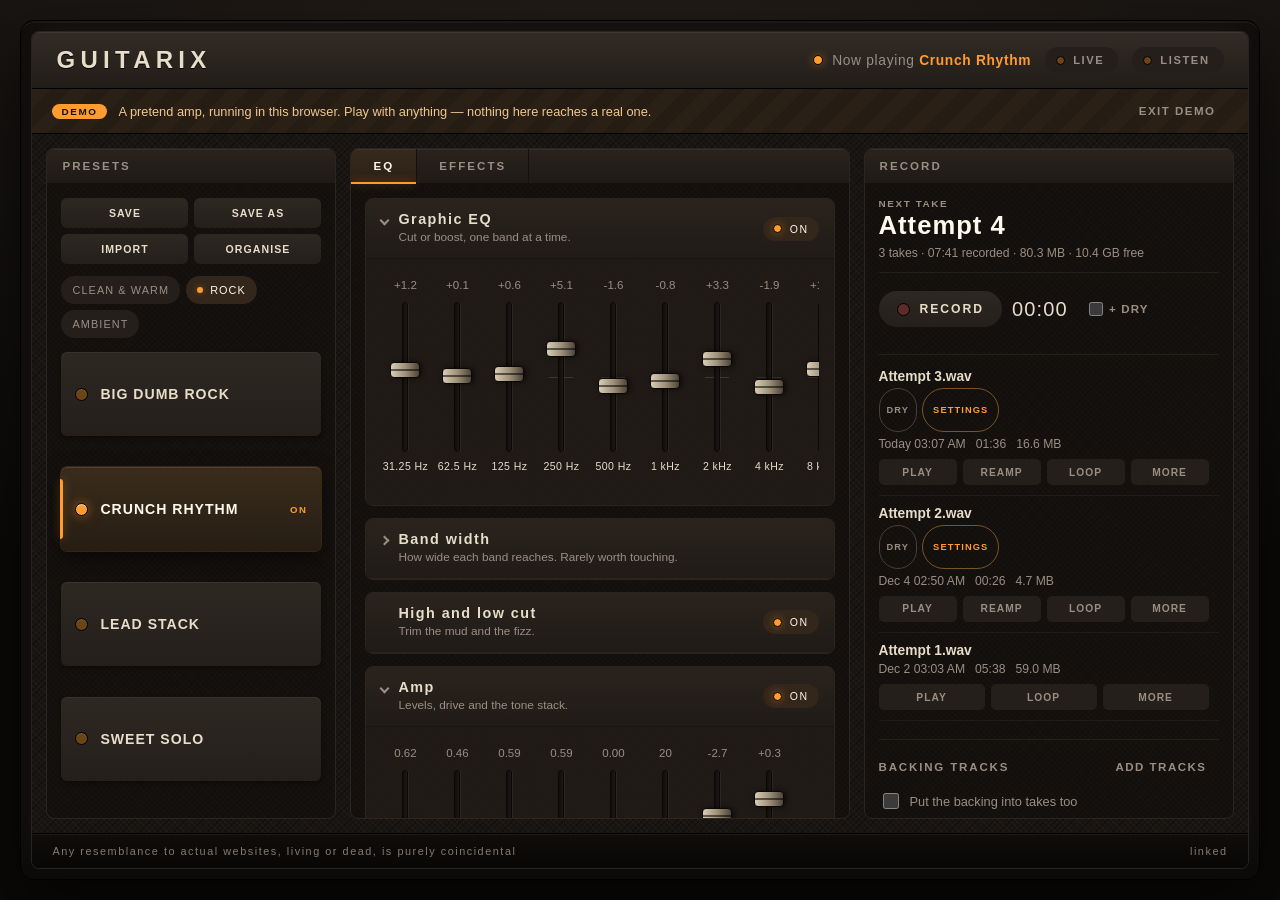
<file: preview.html>
<!DOCTYPE html>
<html lang="en">
<head>
<meta charset="UTF-8">
<meta name="viewport" content="width=device-width, initial-scale=1.0, viewport-fit=cover">
<meta name="theme-color" content="#151210">
<meta name="color-scheme" content="dark">

<!-- Add to Home Screen launches this as an app, without the browser's bars -->
<link rel="manifest" href="/manifest.webmanifest">
<link rel="icon" type="image/png" sizes="192x192" href="static/icons/icon-192.png">
<link rel="apple-touch-icon" href="static/icons/apple-touch-icon.png">
<meta name="mobile-web-app-capable" content="yes">
<meta name="apple-mobile-web-app-capable" content="yes">
<meta name="apple-mobile-web-app-title" content="Guitarix">
<!-- the status bar floats over the page; the safe-area padding keeps it clear -->
<meta name="apple-mobile-web-app-status-bar-style" content="black-translucent">
<title>Guitarix &mdash; demo</title>
<style>
:root {
  --tolex:      #151210;
  --tolex-deep: #0b0908;
  --panel:      #241f1b;
  --panel-hi:   #2e2822;
  --panel-press:#1c1815;
  --edge:       #3b322a;
  --edge-hi:    #5c4f42;
  --cream:      #e7ddc9;
  --muted:      #9a8e83;      /* 4.8:1 or better on every surface it sits on */
  --lamp:       #ff9b2f;
  --lamp-dim:   #6b4418;
  --lamp-glow:  rgba(255,155,47,.40);
  --fault:      #d0453c;
}

* { box-sizing: border-box; }

/* The hidden attribute is only a UA-level `display: none`, so any class rule
   that sets display overrides it. Several do. Settle it once here. */
[hidden] { display: none !important; }

/* A solid colour under the gradient. Phone browsers tint their own address
   bar and toolbar from the page's background colour, and a gradient doesn't
   count -- it's an image -- so without this they fell back to white. It's
   also what shows when a page is overscrolled. */
html {
  height: 100%;
  -webkit-text-size-adjust: 100%;
  background-color: #0b0908;
  color-scheme: dark;            /* dark native controls and browser UI */
}

body {
  --edge: clamp(10px, 2.5vw, 32px);
  margin: 0;
  height: 100%;
  min-height: 100dvh;
  background-color: #0b0908;
  /* Launched from the home screen, the page runs edge to edge under the
     status bar and home indicator. The insets keep controls clear of both;
     in a normal browser tab they're zero and nothing changes. */
  padding:
    max(var(--edge), env(safe-area-inset-top))
    max(var(--edge), env(safe-area-inset-right))
    max(var(--edge), env(safe-area-inset-bottom))
    max(var(--edge), env(safe-area-inset-left));
  display: flex;
  align-items: stretch;      /* cabinet fills the window */
  justify-content: center;
  /* background-image, not the `background` shorthand: the shorthand would
     reset the background-color set above back to transparent */
  background-image: radial-gradient(120% 80% at 50% -10%, #241e19 0%, var(--tolex) 55%, var(--tolex-deep) 100%);
  color: var(--cream);
  font-family: "Helvetica Neue", Helvetica, Arial, system-ui, sans-serif;
  font-stretch: condensed;
  -webkit-font-smoothing: antialiased;
}

/* ---------------------------------------------------------------- cabinet */

.cab {
  display: flex;
  flex-direction: column;
  width: 100%;
  max-width: 680px;
  min-height: 0;
  border-radius: 14px;
  border: 1px solid #000;
  background: var(--tolex);
  padding: 10px;
  box-shadow: 0 30px 70px rgba(0,0,0,.6),
              0 2px 0 rgba(255,255,255,.04) inset,
              0 -20px 40px rgba(0,0,0,.5) inset;
}

.cab__inner {
  display: flex;
  flex-direction: column;
  flex: 1;
  min-height: 0;
  border: 1px solid #2a2420;
  border-radius: 8px;
  overflow: hidden;
}

.panel {
  flex: none;
  display: flex;
  align-items: baseline;
  justify-content: space-between;
  gap: 16px;
  flex-wrap: wrap;
  padding: 16px 20px;
  background: linear-gradient(180deg, #322b25 0%, #221d19 100%);
  border-bottom: 1px solid #000;
  box-shadow: 0 1px 0 rgba(255,255,255,.06) inset;
}

.wordmark {
  margin: 0;
  font-size: clamp(1.25rem, 4.5vw, 1.6rem);
  font-weight: 700;
  letter-spacing: .22em;
  text-transform: uppercase;
  text-shadow: 0 1px 0 #000;
}

.readout {
  margin: 0;
  display: flex;
  align-items: center;
  gap: 9px;
  font-size: .82rem;
  color: var(--muted);
  letter-spacing: .05em;
}

.readout b { color: var(--lamp); font-weight: 600; }

.pilot {
  width: 10px; height: 10px;
  border-radius: 50%;
  background: var(--lamp-dim);
  border: 1px solid #000;
  transition: background .2s ease, box-shadow .2s ease;
}
.pilot.is-live  { background: var(--lamp);  box-shadow: 0 0 9px var(--lamp-glow); }
.pilot.is-fault { background: var(--fault); box-shadow: 0 0 9px rgba(208,69,60,.4); }

/* ---------------------------------------------------------------- alert */

.alert {
  flex: none;
  display: flex;
  align-items: center;
  gap: 10px;
  margin: 0;
  padding: 11px 20px;
  background: linear-gradient(180deg, #33201d 0%, #261817 100%);
  border-bottom: 1px solid #000;
  box-shadow: 0 1px 0 rgba(255,255,255,.04) inset;
  color: #e8a49e;
  font-size: .8rem;
  line-height: 1.4;
}

.alert__lamp {
  flex: none;
  width: 9px; height: 9px;
  border-radius: 50%;
  background: var(--fault);
  box-shadow: 0 0 9px rgba(208,69,60,.45);
  animation: pulse 1.1s ease-in-out infinite;
}

/* ---------------------------------------------------------------- tabs */

.tabs {
  flex: none;
  display: flex;
  background: linear-gradient(180deg, #1d1915 0%, #141110 100%);
  border-bottom: 1px solid #000;
}

.tab {
  flex: 1;
  position: relative;
  padding: 13px 8px;
  border: 0;
  border-right: 1px solid #0a0807;
  background: transparent;
  color: var(--muted);
  font: inherit;
  font-size: .82rem;
  font-weight: 700;
  letter-spacing: .16em;
  text-transform: uppercase;
  cursor: pointer;
  -webkit-tap-highlight-color: transparent;
  transition: background .14s ease, color .14s ease;
}
.tab:last-child { border-right: 0; }

@media (hover: hover) and (pointer: fine) {
  .tab:hover { background: #221d19; color: var(--cream); }
}
.tab:active { background: var(--panel-press); }
.tab:focus-visible { outline: 2px solid var(--lamp); outline-offset: -3px; }

.tab.is-current {
  color: #fff8ec;
  background: linear-gradient(180deg, #2b231a 0%, #1a1511 100%);
}
.tab.is-current::after {
  content: "";
  position: absolute;
  left: 0; right: 0; bottom: 0;
  height: 2px;
  background: var(--lamp);
  box-shadow: 0 0 10px var(--lamp-glow);
}

/* ---------------------------------------------------------------- panes */

.grille {
  flex: 1;
  min-height: 0;                 /* lets the pane scroll instead of the page */
  display: flex;
  flex-direction: column;
  padding: clamp(14px, 3.5vw, 22px);
  background-color: #191512;
  background-image:
    repeating-linear-gradient(45deg,  rgba(255,255,255,.022) 0 1px, transparent 1px 4px),
    repeating-linear-gradient(-45deg, rgba(0,0,0,.30)        0 1px, transparent 1px 4px);
}

.pane {
  flex: 1;
  min-height: 0;
  display: flex;
  flex-direction: column;
}
.pane[hidden] { display: none; }

/* Narrow: the wrapper isn't a box, its children behave as if they were
   direct children of the grille. Wide: it becomes the middle column. */
.mid { display: contents; }
.midtabs { display: none; }

/* The tabs name the section on narrow screens, so the heading is only needed
   in the wide layout where the tabs are gone. */
.pane__title { display: none; }

.pane__body {
  flex: 1;
  min-height: 0;
  display: flex;
  flex-direction: column;
  overflow-y: auto;              /* scrollbar appears only when it's needed */
  overscroll-behavior: contain;
  scrollbar-width: thin;
  scrollbar-color: var(--edge-hi) transparent;
}

.pane__body::-webkit-scrollbar { width: 9px; }
.pane__body::-webkit-scrollbar-track { background: transparent; }
.pane__body::-webkit-scrollbar-thumb {
  background: #3a322b;
  border-radius: 99px;
  border: 2px solid #191512;
}
.pane__body::-webkit-scrollbar-thumb:hover { background: var(--edge-hi); }

.groups { display: flex; flex-direction: column; }

.empty { margin: 8px 2px; color: var(--muted); font-size: .85rem; }

/* ---------------------------------------------------------------- presets */

.banks {
  flex: none;
  display: flex;
  gap: 8px;
  flex-wrap: wrap;
  margin-bottom: 14px;
}

.bank {
  padding: 7px 13px;
  border: 1px solid var(--edge);
  border-radius: 999px;
  background: var(--panel);
  color: var(--muted);
  font: inherit;
  font-size: .74rem;
  letter-spacing: .12em;
  text-transform: uppercase;
  cursor: pointer;
  transition: background .14s ease, color .14s ease, border-color .14s ease;
  min-height: 28px;
}
@media (hover: hover) and (pointer: fine) {
  .bank:hover { background: var(--panel-hi); color: var(--cream); border-color: var(--edge-hi); }
}
.bank:active { background: var(--panel-press); }
.bank:focus-visible { outline: 2px solid var(--lamp); outline-offset: 2px; }
.bank.is-current { border-color: #7a5426; color: #fff8ec; background: #33261a; }

/* Presets stretch to fill the leftover height, but only once there are
   enough rows for that to look deliberate. With one or two presets the rows
   are sized to the content instead -- otherwise a single preset becomes a
   button the height of the screen. */
.presets {
  flex: 1;
  min-width: 0;
  display: grid;
  grid-template-columns: repeat(2, 1fr);
  grid-auto-rows: minmax(74px, 1fr);
  gap: 12px;
  align-content: stretch;
}

.presets.is-sparse {
  align-content: start;
  grid-auto-rows: minmax(74px, 104px);
}

.preset {
  position: relative;
  display: flex;
  align-items: center;
  gap: 12px;
  min-height: 74px;
  max-height: 152px;
  min-width: 0;
  padding: 12px 16px;
  border: 1px solid var(--edge);
  border-radius: 6px;
  background: linear-gradient(180deg, var(--panel-hi) 0%, var(--panel) 100%);
  color: var(--cream);
  font: inherit;
  font-size: 1rem;
  font-weight: 700;
  letter-spacing: .12em;
  text-transform: uppercase;
  text-align: left;
  cursor: pointer;
  -webkit-tap-highlight-color: transparent;
  box-shadow: 0 1px 0 rgba(255,255,255,.05) inset, 0 2px 4px rgba(0,0,0,.4);
  transition: background .14s ease, border-color .14s ease,
              box-shadow .14s ease, transform .08s ease, color .14s ease;
}

.lamp {
  flex: none;
  width: 13px; height: 13px;
  border-radius: 50%;
  background: var(--lamp-dim);
  border: 1px solid #000;
  box-shadow: 0 1px 1px rgba(255,255,255,.12) inset;
  transition: background .16s ease, box-shadow .16s ease;
}

.preset__name {
  flex: 1;
  min-width: 0;
  white-space: normal;
  overflow-wrap: break-word;
  line-height: 1.3;
  letter-spacing: .07em;
}
.preset__tag {
  font-size: .6rem;
  letter-spacing: .16em;
  color: var(--lamp);
  opacity: 0;
  transition: opacity .16s ease;
}

@media (hover: hover) and (pointer: fine) {
  .preset:hover {
    background: linear-gradient(180deg, #3a322b 0%, #2b251f 100%);
    border-color: var(--edge-hi);
    color: #fff;
    box-shadow: 0 1px 0 rgba(255,255,255,.08) inset, 0 6px 14px rgba(0,0,0,.5);
    transform: translateY(-1px);
  }
  .preset:hover .lamp { background: #8a5a20; box-shadow: 0 0 6px rgba(255,155,47,.25); }
}

.preset:focus-visible { outline: 2px solid var(--lamp); outline-offset: 3px; border-color: var(--edge-hi); }

.preset:active {
  transform: translateY(1px);
  background: linear-gradient(180deg, var(--panel-press) 0%, #17130f 100%);
  box-shadow: 0 3px 10px rgba(0,0,0,.55) inset;
}

.preset.is-active {
  border-color: #7a5426;
  background: linear-gradient(180deg, #3a2c1c 0%, #261d14 100%);
  color: #fff8ec;
  box-shadow: 0 1px 0 rgba(255,200,140,.12) inset,
              0 0 0 1px rgba(255,155,47,.18),
              0 8px 20px rgba(0,0,0,.5);
}
.preset.is-active::before {
  content: "";
  position: absolute;
  left: -1px; top: 12px; bottom: 12px;
  width: 3px;
  border-radius: 0 3px 3px 0;
  background: var(--lamp);
  box-shadow: 0 0 10px var(--lamp-glow);
}
.preset.is-active .lamp {
  background: var(--lamp);
  box-shadow: 0 0 10px var(--lamp-glow), 0 0 20px rgba(255,155,47,.18),
              0 1px 1px rgba(255,255,255,.5) inset;
}
.preset.is-active .preset__tag { opacity: 1; }

.preset.is-pending { cursor: progress; }
.preset.is-pending .lamp { animation: blink .55s steps(2, end) infinite; }
@keyframes blink { 50% { opacity: .25; } }

/* ---------------------------------------------------------------- groups */

.group {
  flex: none;
  border: 1px solid #2c251f;
  border-radius: 8px;
  background: rgba(36,31,27,.72);
  margin-bottom: 14px;
  overflow: hidden;
}
.group:last-child { margin-bottom: 0; }

.group__head {
  display: flex;
  align-items: center;
  gap: 12px;
  padding: 12px 15px;
  background: linear-gradient(180deg, #2a231d 0%, #201b17 100%);
  border-bottom: 1px solid #191411;
}

.group__toggle {
  flex: 1;
  min-width: 0;
  display: flex;
  align-items: flex-start;
  gap: 10px;
  margin: -4px 0 -4px -6px;
  padding: 4px 6px;
  border: 0;
  border-radius: 6px;
  background: transparent;
  color: inherit;
  font: inherit;
  text-align: left;
  cursor: pointer;
  -webkit-tap-highlight-color: transparent;
  transition: background .14s ease;
}
@media (hover: hover) and (pointer: fine) {
  .group__toggle:hover { background: rgba(255,255,255,.035); }
  .group__toggle:hover .chev { border-color: var(--cream); }
}
.group__toggle:focus-visible { outline: 2px solid var(--lamp); outline-offset: 1px; }

/* a small caret that turns to point down when the group is open */
.chev {
  flex: none;
  width: 7px; height: 7px;
  margin-top: 6px;
  border-right: 2px solid var(--muted);
  border-bottom: 2px solid var(--muted);
  transform: rotate(45deg);
  transition: transform .16s ease, border-color .14s ease;
}
.group.is-folded .chev { transform: rotate(-45deg); }

.group__text { min-width: 0; }

.group__title {
  display: block;
  font-size: .9rem;
  font-weight: 700;
  letter-spacing: .1em;
}
.group__blurb {
  display: block;
  margin-top: 3px;
  font-size: .74rem;
  font-weight: 400;
  letter-spacing: normal;
  line-height: 1.35;
  color: var(--muted);
}

.switch {
  flex: none;
  display: inline-flex;
  align-items: center;
  gap: 8px;
  padding: 6px 10px;
  border: 1px solid var(--edge);
  border-radius: 999px;
  background: var(--panel);
  color: var(--muted);
  font: inherit;
  font-size: .66rem;
  letter-spacing: .14em;
  text-transform: uppercase;
  cursor: pointer;
  -webkit-tap-highlight-color: transparent;
  transition: background .14s ease, border-color .14s ease, color .14s ease;
}
@media (hover: hover) and (pointer: fine) {
  .switch:hover { background: var(--panel-hi); border-color: var(--edge-hi); color: var(--cream); }
}
.switch:active { background: var(--panel-press); }
.switch:focus-visible { outline: 2px solid var(--lamp); outline-offset: 2px; }
.switch.is-on { border-color: #7a5426; color: #fff8ec; background: #33261a; }
.switch.is-on .lamp { background: var(--lamp); box-shadow: 0 0 8px var(--lamp-glow); }
.switch .lamp { width: 9px; height: 9px; }

.group__body { padding: 6px 15px 14px; transition: opacity .18s ease;   display: grid;
  grid-template-rows: 1fr;
  transition: grid-template-rows .24s ease, padding .24s ease, opacity .2s ease;
}
.group.is-bypassed .group__body { opacity: .42; }
.group.is-folded .group__body {
  display: grid;
  grid-template-rows: 0fr;
  padding-top: 0;
  padding-bottom: 0;
  opacity: 0;
}

/* Folding animates to the content's real height: the body is a one-row grid
   going from 1fr to 0fr, and this inner wrapper clips while it shrinks. The
   inner part is made inert while folded (app.js), so nothing hidden stays
   reachable by keyboard. Browsers without grid-row transitions just snap. */
.group__inner { min-height: 0; overflow: hidden; }
.group.is-folded .group__head { border-bottom-color: transparent; }

/* only an on/off switch under this prefix: no caret, nothing to fold */
.group.is-switch-only .group__head { border-bottom-color: transparent; }
.group.is-switch-only .chev { visibility: hidden; }
.group__toggle:disabled { cursor: default; }
.group__toggle:disabled:hover { background: transparent; }

/* ------------------------------------------------- row layout (effects) */

.knob { padding: 10px 0 4px; border-bottom: 1px solid #221d19; }
.knob:last-child { border-bottom: 0; }

.knob__head {
  display: flex;
  justify-content: space-between;
  align-items: baseline;
  gap: 12px;
  margin-bottom: 7px;
}

.knob__label { font-size: .82rem; letter-spacing: .04em; }

.knob__value {
  font-variant-numeric: tabular-nums;
  font-size: .82rem;
  color: var(--muted);
  transition: color .14s ease;
}
.knob__value.is-remote { color: var(--lamp); }

/* ------------------------------------------------- switches and choices */

/* One row under the faders, packed to the left: a captioned dropdown, then
   self-labelled switches. Everything sits on a shared bottom edge. */
.discrete {
  display: flex;
  flex-wrap: wrap;
  align-items: flex-end;
  gap: 10px;
  padding-top: 14px;
}
.knob + .discrete, .rack + .discrete {
  border-top: 1px solid #221d19;
  margin-top: 8px;
}

.choice-field {
  display: flex;
  flex-direction: column;
  gap: 5px;
  margin-right: 6px;
}

.choice-field__label {
  font-size: .62rem;
  font-weight: 700;
  letter-spacing: .14em;
  text-transform: uppercase;
  color: var(--muted);
}

.choice {
  min-width: 170px;
  padding: 7px 30px 7px 11px;
  border: 1px solid var(--edge);
  border-radius: 6px;
  background: #171310;
  color: var(--cream);
  font: inherit;
  font-size: .82rem;
  cursor: pointer;
  transition: border-color .14s ease;
}
@media (hover: hover) and (pointer: fine) {
  .choice:hover { border-color: var(--edge-hi); }
}
.choice:focus-visible { outline: 2px solid var(--lamp); outline-offset: 1px; }

/* a switch that names itself, same shape as the bypass switches */
.switch.is-named {
  padding: 8px 14px 8px 11px;
  font-size: .72rem;
  letter-spacing: .1em;
}
.switch.is-named .lamp { width: 9px; height: 9px; }
.switch__name { white-space: nowrap; }

.has-desc { text-decoration: underline dotted rgba(231,221,201,.35); text-underline-offset: 3px; }
.switch.is-named.has-desc { text-decoration: none; }
.switch.is-named.has-desc .switch__name {
  text-decoration: underline dotted rgba(231,221,201,.35);
  text-underline-offset: 3px;
}

.knob__label[title], .band__label[title], .choice-field__label[title] { cursor: help; }

/* ------------------------------------------------- rack layout (EQ faders) */

.rack {
  display: flex;
  align-items: flex-start;       /* values, faders and labels each on one line */
  gap: 4px;
  padding: 14px 0 4px;
  overflow-x: auto;
  overscroll-behavior-x: contain;
  scrollbar-width: thin;
  scrollbar-color: var(--edge-hi) transparent;
}
.rack::-webkit-scrollbar { height: 8px; }
.rack::-webkit-scrollbar-track { background: transparent; }
.rack::-webkit-scrollbar-thumb { background: #3a322b; border-radius: 99px; }

.band {
  flex: none;
  width: 52px;
  display: flex;
  flex-direction: column;
  align-items: center;
  gap: 8px;
}

.band__value {
  min-height: 1.3em;
  font-variant-numeric: tabular-nums;
  font-size: .72rem;
  color: var(--muted);
  transition: color .14s ease;
}
.band__value.is-remote { color: var(--lamp); }

/* Room for two lines on every label, used or not, so a long name can't make
   its column taller than its neighbours and knock the row out of line. */
.band__label {
  display: flex;
  align-items: flex-start;
  justify-content: center;
  width: 100%;
  min-height: 2.5em;
  font-size: .66rem;
  letter-spacing: .04em;
  color: var(--cream);
  text-align: center;
  line-height: 1.25;
  overflow-wrap: break-word;
}

/* The fader is a normal horizontal range rotated a quarter turn, which keeps
   the thumb and track styling identical across browsers. */
.band__fader {
  position: relative;
  width: 40px;
  height: 168px;
}

.band__fader::before {
  content: "";                      /* centre detent line for cut/boost bands */
  position: absolute;
  left: 8px; right: 8px;
  top: 50%;
  height: 1px;
  background: rgba(231,221,201,.14);
  display: none;
}
.band__fader.is-bipolar::before { display: block; }

.band__fader input[type="range"] {
  position: absolute;
  top: 50%; left: 50%;
  width: 168px;                     /* becomes the travel once rotated */
  height: 40px;
  transform: translate(-50%, -50%) rotate(-90deg);
  transform-origin: center;
}

/* ---------------------------------------------------------------- range */

input[type="range"] {
  -webkit-appearance: none;
  appearance: none;
  width: 100%;
  height: 26px;
  margin: 0;
  background: transparent;
  cursor: grab;
  -webkit-tap-highlight-color: transparent;
}
input[type="range"]:active { cursor: grabbing; }
input[type="range"]:focus { outline: none; }

input[type="range"]::-webkit-slider-runnable-track {
  height: 6px;
  border-radius: 3px;
  background: linear-gradient(180deg, #100d0b 0%, #1d1815 100%);
  border: 1px solid #0a0807;
  box-shadow: 0 1px 0 rgba(255,255,255,.05);
}
input[type="range"]::-moz-range-track {
  height: 6px;
  border-radius: 3px;
  background: linear-gradient(180deg, #100d0b 0%, #1d1815 100%);
  border: 1px solid #0a0807;
}

input[type="range"]::-webkit-slider-thumb {
  -webkit-appearance: none;
  width: 22px; height: 22px;
  margin-top: -9px;
  border-radius: 50%;
  border: 1px solid #0a0807;
  background: radial-gradient(circle at 34% 28%, #efe4cf 0%, #b3a48b 45%, #5d5244 100%);
  box-shadow: 0 2px 5px rgba(0,0,0,.6);
  transition: box-shadow .14s ease, transform .1s ease;
}
input[type="range"]::-moz-range-thumb {
  width: 22px; height: 22px;
  border-radius: 50%;
  border: 1px solid #0a0807;
  background: radial-gradient(circle at 34% 28%, #efe4cf 0%, #b3a48b 45%, #5d5244 100%);
  box-shadow: 0 2px 5px rgba(0,0,0,.6);
}

/* faders get a slotted cap rather than a knob */
.band__fader input[type="range"]::-webkit-slider-thumb {
  width: 16px; height: 30px;
  margin-top: -13px;
  border-radius: 4px;
  background:
    linear-gradient(90deg, transparent 46%, rgba(0,0,0,.55) 46%, rgba(0,0,0,.55) 54%, transparent 54%),
    linear-gradient(180deg, #d9cdb5 0%, #9d8f78 52%, #4f4538 100%);
}
.band__fader input[type="range"]::-moz-range-thumb {
  width: 16px; height: 30px;
  border-radius: 4px;
  background: linear-gradient(180deg, #d9cdb5 0%, #9d8f78 52%, #4f4538 100%);
}

@media (hover: hover) and (pointer: fine) {
  input[type="range"]:hover::-webkit-slider-thumb {
    box-shadow: 0 0 0 5px rgba(255,155,47,.13), 0 2px 5px rgba(0,0,0,.6);
  }
  input[type="range"]:hover::-moz-range-thumb {
    box-shadow: 0 0 0 5px rgba(255,155,47,.13), 0 2px 5px rgba(0,0,0,.6);
  }
}

input[type="range"]:active::-webkit-slider-thumb {
  transform: scale(1.08);
  box-shadow: 0 0 0 7px rgba(255,155,47,.2), 0 2px 5px rgba(0,0,0,.6);
}
input[type="range"]:focus-visible::-webkit-slider-thumb {
  box-shadow: 0 0 0 3px var(--lamp), 0 2px 5px rgba(0,0,0,.6);
}
input[type="range"]:focus-visible::-moz-range-thumb {
  box-shadow: 0 0 0 3px var(--lamp), 0 2px 5px rgba(0,0,0,.6);
}

/* ---------------------------------------------------------------- chassis */

.chassis {
  flex: none;
  padding: 11px 20px;
  background: linear-gradient(180deg, #100d0b 0%, #080706 100%);
  border-top: 1px solid #000;
  box-shadow: 0 1px 0 rgba(255,255,255,.05) inset;
  display: flex;
  justify-content: space-between;
  gap: 12px;
  font-size: .68rem;
  letter-spacing: .14em;
  color: #857a70;
}

/* ---------------------------------------------------------------- offline */

/* Locked while guitarix can't be reached. `inert` is set in app.js and does
   the actual disabling; this only makes it visible. */
[inert] {
  opacity: .38;
  filter: grayscale(.7);
  transition: opacity .2s ease, filter .2s ease;
}
[inert] * { cursor: not-allowed; }

/* ---------------------------------------------------------------- small */

@media (max-width: 520px) {
  .presets { grid-template-columns: 1fr; }
  .panel   { padding: 13px 15px; }
  .group__head { flex-wrap: wrap; }
  .band { width: 46px; }
  .band__fader { height: 148px; }
  .band__fader input[type="range"] { width: 148px; }
}

/* short windows: let the presets scroll rather than squash */
@media (max-height: 560px) {
  .presets { grid-auto-rows: minmax(64px, auto); }
}

@media (prefers-reduced-motion: reduce) {
  * { transition: none !important; animation: none !important; }
  .preset:hover, .preset:active { transform: none; }
}

/* ---------------------------------------------------------------- toolbar */

.toolbar {
  flex: none;
  display: flex;
  flex-direction: column;
  align-items: stretch;
  gap: 12px;
  margin-bottom: 14px;
}

.toolbar .banks { margin-bottom: 0; flex: 1 1 100%; min-width: 0; }
.toolbar__actions { display: flex; gap: 8px; flex-wrap: wrap; }
.toolbar__actions .act { flex: 1 1 0; }

.act {
  padding: 8px 14px;
  border: 1px solid var(--edge);
  border-radius: 6px;
  background: linear-gradient(180deg, var(--panel-hi) 0%, var(--panel) 100%);
  color: var(--cream);
  font: inherit;
  font-size: .72rem;
  font-weight: 700;
  letter-spacing: .13em;
  text-transform: uppercase;
  cursor: pointer;
  -webkit-tap-highlight-color: transparent;
  transition: background .14s ease, border-color .14s ease, color .14s ease, transform .08s ease;
}
@media (hover: hover) and (pointer: fine) {
  .act:hover:not(:disabled) { background: #3a322b; border-color: var(--edge-hi); color: #fff; }
}
.act:active:not(:disabled) { transform: translateY(1px); background: var(--panel-press); }
.act:focus-visible { outline: 2px solid var(--lamp); outline-offset: 2px; }
.act:disabled { opacity: .35; cursor: not-allowed; }
.act.is-on { border-color: #7a5426; background: #33261a; color: #fff8ec; }
.act.is-primary { border-color: #7a5426; background: #3a2c1c; color: #fff8ec; }
.act.is-danger  { border-color: #6b2f2a; color: #e8a49e; }
@media (hover: hover) and (pointer: fine) {
  .act.is-danger:hover:not(:disabled) {
    background: #331c19; border-color: var(--fault); color: #ffb3ad;
  }
}

/* organise mode: tiles keep their layout; a tap picks one, the bar acts */
.organise {
  display: flex;
  flex-direction: column;
  gap: 8px;
  padding: 11px 12px;
  border: 1px dashed #4a3f35;
  border-radius: 8px;
  background: rgba(255,155,47,.03);
}

.organise__hint {
  margin: 0;
  font-size: .76rem;
  color: var(--muted);
  overflow-wrap: break-word;
}
.organise__hint.is-picked { color: #fff8ec; font-weight: 700; }

.organise__row {
  display: grid;
  grid-template-columns: 1fr 1fr;
  gap: 8px;
}
.organise__row .act { padding: 8px 6px; }
.organise__row .act[hidden] + .act,
.organise__row .act:only-child { grid-column: 1 / -1; }

.presets.is-organising .preset { border-style: dashed; cursor: pointer; }
.presets.is-organising .preset.is-active { border-style: solid; }

.preset.is-picked {
  border: 1px solid var(--lamp) !important;
  box-shadow: 0 0 0 1px var(--lamp), 0 0 18px rgba(255,155,47,.18);
}

.mini {
  padding: 5px 9px;
  border: 1px solid var(--edge);
  border-radius: 5px;
  background: var(--panel);
  color: var(--muted);
  font: inherit;
  font-size: .64rem;
  font-weight: 700;
  letter-spacing: .1em;
  text-transform: uppercase;
  text-decoration: none;
  cursor: pointer;
  -webkit-tap-highlight-color: transparent;
  transition: background .14s ease, color .14s ease, border-color .14s ease;
  min-height: 26px;
  display: inline-flex;
  align-items: center;
  justify-content: center;
}
@media (hover: hover) and (pointer: fine) {
  .mini:hover { background: var(--panel-hi); color: var(--cream); border-color: var(--edge-hi); }
  .mini.is-danger:hover { border-color: var(--fault); color: #ffb3ad; background: #2c1816; }
}
.mini:active { background: var(--panel-press); }
.mini:focus-visible { outline: 2px solid var(--lamp); outline-offset: 2px; }

/* ---------------------------------------------------------------- record */

.tab__dot {
  display: inline-block;
  width: 7px; height: 7px;
  margin-left: 7px;
  border-radius: 50%;
  background: var(--fault);
  vertical-align: middle;
  animation: pulse 1.1s ease-in-out infinite;
}
@keyframes pulse { 50% { opacity: .25; } }

.transport {
  flex: none;
  display: flex;
  align-items: center;
  gap: 14px;
  flex-wrap: wrap;
  padding-bottom: 16px;
  margin-bottom: 4px;
  border-bottom: 1px solid #251f1a;
}

.rec-btn {
  display: inline-flex;
  align-items: center;
  gap: 10px;
  padding: 13px 22px;
  border: 1px solid var(--edge);
  border-radius: 999px;
  background: linear-gradient(180deg, var(--panel-hi) 0%, var(--panel) 100%);
  color: var(--cream);
  font: inherit;
  font-size: .82rem;
  font-weight: 700;
  letter-spacing: .16em;
  text-transform: uppercase;
  cursor: pointer;
  -webkit-tap-highlight-color: transparent;
  transition: background .14s ease, border-color .14s ease, transform .08s ease;
}
@media (hover: hover) and (pointer: fine) {
  .rec-btn:hover { border-color: var(--edge-hi); background: #3a322b; }
}
.rec-btn:active { transform: translateY(1px); }
.rec-btn:focus-visible { outline: 2px solid var(--lamp); outline-offset: 3px; }

.rec-btn__dot {
  width: 13px; height: 13px;
  border-radius: 50%;
  background: #5e2b28;
  border: 1px solid #000;
  transition: background .16s ease, box-shadow .16s ease;
}
.rec-btn.is-live { border-color: #8a3630; background: linear-gradient(180deg, #3a1f1d 0%, #261615 100%); }
.rec-btn.is-live .rec-btn__dot {
  background: var(--fault);
  box-shadow: 0 0 10px rgba(208,69,60,.5);
  animation: pulse 1.1s ease-in-out infinite;
}

.rec-clock {
  font-variant-numeric: tabular-nums;
  font-size: 1.5rem;
  letter-spacing: .06em;
  color: var(--cream);
}

.rec-note { font-size: .76rem; color: var(--muted); }
.rec-note.is-error { color: #e8867e; }

/* ---------------------------------------------------------------- takes */

.takes { flex: 1; }

.takes__table {
  width: 100%;
  border-collapse: collapse;
  font-size: .82rem;
}

.takes__table th {
  text-align: left;
  padding: 10px 10px 8px 0;
  border-bottom: 1px solid #2c251f;
  font-size: .64rem;
  font-weight: 700;
  letter-spacing: .14em;
  text-transform: uppercase;
  color: var(--muted);
  white-space: nowrap;
}

.takes__table td {
  padding: 11px 10px 11px 0;
  border-bottom: 1px solid #211c18;
  vertical-align: middle;
  color: var(--cream);
  white-space: nowrap;
}

.takes__name {
  white-space: normal;
  overflow-wrap: anywhere;
  min-width: 9rem;
}

.takes__table tbody tr { transition: background .14s ease; }
@media (hover: hover) and (pointer: fine) {
  .takes__table tbody tr:hover:not(.takes__player) { background: rgba(255,255,255,.028); }
}

.takes__table tr.is-live td { color: #e8867e; }

.takes__actions {
  text-align: right;
  padding-right: 0;
}
.takes__actions > * { margin-left: 6px; }

/* In the stacked layouts the actions get a row to themselves, so give each
   one an equal share of it rather than letting them bunch up on the left. */
/* A row may hold 4 or 5 buttons -- Re-render only shows up on takes with a
   dry twin -- so the columns track however many are actually there. */
.takes__actions.is-spread {
  display: grid;
  grid-template-columns: repeat(auto-fit, minmax(58px, 1fr));
  gap: 6px;
  text-align: center;
}
.takes__actions.is-spread > * { margin: 0; }
.takes__actions.is-spread .mini {
  display: flex;
  align-items: center;
  justify-content: center;
  padding: 7px 4px;
}

.takes__player td { padding: 4px 0 14px; border-bottom: 1px solid #211c18; }
.takes__player audio { width: 100%; }

@media (max-width: 560px) {
  .takes__table thead { display: none; }
  .takes__table tr { display: block; padding: 10px 0; border-bottom: 1px solid #211c18; }
  .takes__table td { display: inline-block; border: 0; padding: 2px 12px 2px 0; color: var(--muted); }
  .takes__table td.takes__name { display: block; font-weight: 700; color: var(--cream); padding-bottom: 3px; }
  .takes__actions { display: block; text-align: left; padding-top: 8px; }
  .takes__actions.is-spread { display: grid; padding-top: 8px; }
  .takes__player td { display: block; padding: 0 0 12px; }
}

/* ---------------------------------------------------------------- dialog */

.ask {
  width: min(400px, calc(100vw - 32px));
  padding: 0;
  border: 1px solid var(--edge);
  border-radius: 10px;
  background: #221d19;
  color: var(--cream);
  box-shadow: 0 30px 70px rgba(0,0,0,.7);
}
.ask::backdrop { background: rgba(0,0,0,.6); }
.ask form { padding: 20px; }

.ask__title {
  margin: 0 0 16px;
  font-size: 1rem;
  font-weight: 700;
  letter-spacing: .06em;
}

.ask__field { display: block; margin-bottom: 14px; }
.ask__field > span {
  display: block;
  margin-bottom: 6px;
  font-size: .68rem;
  letter-spacing: .14em;
  text-transform: uppercase;
  color: var(--muted);
}

.ask__field input,
.ask__field select {
  width: 100%;
  padding: 10px 12px;
  border: 1px solid var(--edge);
  border-radius: 6px;
  background: #171310;
  color: var(--cream);
  font: inherit;
  font-size: .95rem;
  transition: border-color .14s ease, background .14s ease;
}
.ask__field input:focus,
.ask__field select:focus {
  outline: 2px solid var(--lamp);
  outline-offset: 1px;
  border-color: var(--edge-hi);
}

.ask__note {
  margin: -4px 0 14px;
  font-size: .76rem;
  color: var(--muted);
}

.ask__buttons { display: flex; justify-content: flex-end; gap: 8px; }

/* ---------------------------------------------------------------- toasts */

.toasts {
  position: fixed;
  left: 50%;
  bottom: 20px;
  transform: translateX(-50%);
  display: flex;
  flex-direction: column;
  gap: 8px;
  z-index: 40;
  pointer-events: none;
  padding: 0 12px;
  max-width: 100%;
}

.toast {
  padding: 11px 16px;
  border: 1px solid var(--edge);
  border-radius: 8px;
  background: #2a231d;
  color: var(--cream);
  font-size: .82rem;
  box-shadow: 0 12px 30px rgba(0,0,0,.6);
  transition: opacity .35s ease, transform .35s ease;
  animation: toast-in .22s ease-out;
}
.toast.is-ok    { border-color: #7a5426; }
.toast.is-error { border-color: #7a3630; background: #2c1c19; }
.toast.is-going { opacity: 0; transform: translateY(6px); }

/* ================================================================
   WIDE LAYOUT — 1000px and up

   The narrow layout above is a stompbox: one thing at a time, big
   targets, thumb-reachable. This one is the amp head on a bench.
   There's room to show all four sections at once, so the tabs go
   away and the cabinet spreads into three columns: presets down
   the left where you can punch them while looking at something
   else, EQ and effects in the middle, takes down the right.
   Everything above is untouched below 1000px.
   ================================================================ */

@media (min-width: 1000px) {

  body {
    padding: clamp(14px, 1.6vw, 28px);
  }

  .cab {
    max-width: 1680px;
  }

  /* ---- head panel ---- */

  .panel {
    padding: 14px 24px;
    align-items: center;
  }

  .wordmark { font-size: 1.5rem; }
  .readout  { font-size: .86rem; }

  .tabs { display: none; }

  /* ---- three columns ---- */

  .grille {
    display: grid;
    grid-template-columns: minmax(230px, 290px) minmax(0, 1fr) minmax(310px, 370px);
    grid-template-rows: minmax(0, 1fr);
    grid-template-areas: "presets mid rec";
    gap: 14px;
    padding: 14px;
  }

  [data-pane="presets"] { grid-area: presets; }
  [data-pane="rec"]     { grid-area: rec; }

  /* the middle column: one panel, two tabs, one scroller */
  .mid {
    grid-area: mid;
    display: flex;
    flex-direction: column;
    min-height: 0;
    border: 1px solid #2c251f;
    border-radius: 8px;
    background: rgba(17,14,12,.55);
    overflow: hidden;
  }

  .midtabs {
    flex: none;
    display: flex;
    background: linear-gradient(180deg, #2a231d 0%, #1e1a16 100%);
    border-bottom: 1px solid #14100e;
    box-shadow: 0 1px 0 rgba(255,255,255,.05) inset;
  }

  .midtab {
    position: relative;
    padding: 11px 22px;
    border: 0;
    border-right: 1px solid #14100e;
    background: transparent;
    color: var(--muted);
    font: inherit;
    font-size: .72rem;
    font-weight: 700;
    letter-spacing: .18em;
    text-transform: uppercase;
    cursor: pointer;
    transition: background .14s ease, color .14s ease;
  }
  .midtab:focus-visible { outline: 2px solid var(--lamp); outline-offset: -3px; }
  .midtab.is-current { color: #fff8ec; background: rgba(255,155,47,.06); }
  .midtab.is-current::after {
    content: "";
    position: absolute;
    left: 0; right: 0; bottom: -1px;
    height: 2px;
    background: var(--lamp);
    box-shadow: 0 0 10px var(--lamp-glow);
  }

  /* the panes inside it are just content now; the strip is their chrome */
  .mid .pane {
    border: 0;
    border-radius: 0;
    background: transparent;
    flex: 1;
  }
  .mid .pane__title { display: none; }

  /* each section becomes its own chassis panel */
  .pane {
    min-height: 0;
    border: 1px solid #2c251f;
    border-radius: 8px;
    background: rgba(17,14,12,.55);
    overflow: hidden;
  }

  .pane__title {
    display: flex;
    align-items: center;
    gap: 9px;
    margin: 0;
    padding: 11px 15px;
    background: linear-gradient(180deg, #2a231d 0%, #1e1a16 100%);
    border-bottom: 1px solid #14100e;
    box-shadow: 0 1px 0 rgba(255,255,255,.05) inset;
    font-size: .72rem;
    font-weight: 700;
    letter-spacing: .18em;
    text-transform: uppercase;
    color: var(--muted);
  }

  .pane__lamp {
    width: 8px; height: 8px;
    border-radius: 50%;
    background: var(--fault);
    box-shadow: 0 0 8px rgba(208,69,60,.5);
    animation: pulse 1.1s ease-in-out infinite;
  }

  .pane__body { padding: 14px; }

  /* ---- presets column ---- */

  /* The column is short on height, not width: one row of actions instead
     of two, and tighter bank chips, leave more of it for the presets. */
  .is-wide .toolbar { flex-direction: column; align-items: stretch; gap: 12px; }
  .is-wide .toolbar .banks { flex: none; gap: 6px; }
  .is-wide .toolbar__actions {
    display: grid;
    grid-template-columns: repeat(3, 1fr);
    gap: 6px;
  }
  .is-wide .toolbar__actions .act { padding: 9px 4px; font-size: .66rem; letter-spacing: .1em; }
  .is-wide .bank { padding: 5px 11px; font-size: .68rem; letter-spacing: .1em; }

  .is-wide .presets { grid-template-columns: 1fr; gap: 8px; }
  .is-wide .preset {
    min-height: 58px;
    max-height: 84px;
    font-size: .88rem;
    padding: 10px 14px;
  }
  .is-wide .presets.is-sparse { grid-auto-rows: minmax(58px, 72px); }

  /* ---- middle column ---- */

  .group { margin-bottom: 12px; }
  .band  { width: 48px; }
  .band__fader { height: 150px; }
  .band__fader input[type="range"] { width: 150px; }

  /* effects read better two abreast when the column is wide enough */
  #groups-fx {
    display: grid;
    grid-template-columns: repeat(auto-fit, minmax(270px, 1fr));
    gap: 12px;
    align-content: start;
    /* Each card is as tall as its own content. The default, stretch, made a
       folded card grow to match an open one in the same row -- which looked
       like opening one effect opened all three. */
    align-items: start;
  }
  #groups-fx .group { margin-bottom: 0; }

  /* ---- takes column ---- */

  .transport { gap: 10px; padding-bottom: 13px; }
  .rec-btn { padding: 11px 18px; font-size: .76rem; }
  .rec-clock { font-size: 1.25rem; }
  .rec-note { flex: 1 1 100%; }

  /* the column is narrow, so stack each take the way the phone does */
  .is-wide .takes__table thead { display: none; }
  .is-wide .takes__table tr {
    display: block;
    padding: 9px 0;
    border-bottom: 1px solid #211c18;
  }
  .is-wide .takes__table td {
    display: inline-block;
    border: 0;
    padding: 1px 10px 1px 0;
    font-size: .76rem;
    color: var(--muted);
  }
  .is-wide .takes__table td.takes__name {
    display: block;
    padding-bottom: 3px;
    font-weight: 700;
    font-size: .86rem;
    color: var(--cream);
  }
  .is-wide .takes__actions { display: block; text-align: left; padding-top: 7px; }
  .is-wide .takes__actions.is-spread { display: grid; padding-top: 7px; }
  .is-wide .takes__player td { display: block; padding: 0 0 10px; }
}

/* Shorter 16:9 windows: claw back vertical space from the EQ so the
   effects underneath aren't squeezed into a sliver. */
@media (min-width: 1000px) and (max-height: 800px) {
  .band__fader { height: 122px; }
  .band__fader input[type="range"] { width: 122px; }
  .is-wide .preset { min-height: 52px; max-height: 68px; }
}

/* Very wide screens: a fourth column of air either side is worse than
   letting the middle breathe, so give the racks more room instead. */
@media (min-width: 1500px) {
  .grille { grid-template-columns: 300px minmax(0, 1fr) 400px; gap: 16px; }
  .band { width: 54px; }
}

/* ================================================================
   IMPORT, AUDITION AND FEEDBACK
   ================================================================ */

/* ---------------------------------------------------------------- buttons */

.act.is-quiet {
  background: transparent;
  border-color: var(--edge);
  color: var(--muted);
}
@media (hover: hover) and (pointer: fine) {
  .act.is-quiet:hover:not(:disabled) { color: var(--cream); background: var(--panel); }
}
a.act { display: inline-flex; align-items: center; justify-content: center; text-decoration: none; }
label.act { display: inline-flex; align-items: center; justify-content: center; cursor: pointer; }

/* in flight: the server hasn't answered yet */
.act.is-busy, .rec-btn.is-busy {
  position: relative;
  cursor: progress;
  color: transparent !important;          /* the label steps aside for the dots */
}
.act.is-busy::after, .rec-btn.is-busy::after {
  content: "";
  position: absolute;
  inset: 0;
  margin: auto;
  width: 22px; height: 6px;
  background:
    radial-gradient(circle, var(--cream) 45%, transparent 50%) 0 50% / 6px 6px no-repeat,
    radial-gradient(circle, var(--cream) 45%, transparent 50%) 50% 50% / 6px 6px no-repeat,
    radial-gradient(circle, var(--cream) 45%, transparent 50%) 100% 50% / 6px 6px no-repeat;
  animation: busy-dots 1s ease-in-out infinite;
}
@keyframes busy-dots { 0%, 100% { opacity: .35; } 50% { opacity: 1; } }

/* done: a brief lamp-coloured ring. failed: a red one, and a shake */
.is-done   { animation: ring-ok .9s ease-out; }
.is-failed { animation: ring-bad .9s ease-out, shake .36s ease-in-out; }
@keyframes ring-ok  { 0% { box-shadow: 0 0 0 0 rgba(255,155,47,.55); } 100% { box-shadow: 0 0 0 10px rgba(255,155,47,0); } }
@keyframes ring-bad { 0% { box-shadow: 0 0 0 0 rgba(208,69,60,.6); }  100% { box-shadow: 0 0 0 10px rgba(208,69,60,0); } }
@keyframes shake {
  20% { transform: translateX(-4px); } 40% { transform: translateX(4px); }
  60% { transform: translateX(-2px); } 80% { transform: translateX(2px); }
}

/* unsaved edits: Save is the way out, so it's lit */
#btn-save.is-armed {
  border-color: #7a5426;
  background: linear-gradient(180deg, #45331f 0%, #33261a 100%);
  color: #fff8ec;
}
#btn-save.is-armed::before {
  content: "";
  display: inline-block;
  width: 7px; height: 7px;
  margin-right: 7px;
  border-radius: 50%;
  vertical-align: 1px;
  background: var(--lamp);
  box-shadow: 0 0 7px var(--lamp-glow);
}

/* ---------------------------------------------------------------- header */

.readout__tag {
  margin-left: 8px;
  padding: 2px 7px;
  border: 1px solid #7a5426;
  border-radius: 999px;
  font-size: .62rem;
  font-weight: 700;
  letter-spacing: .12em;
  text-transform: uppercase;
  color: var(--lamp);
  vertical-align: 1px;
}
.readout.is-changed { animation: fade-in .35s ease-out; }

/* ---------------------------------------------------------------- presets */

/* lit from somewhere else -- another phone, the GTK window */
.preset.is-arriving { animation: arrive .9s ease-out; }
@keyframes arrive {
  0%   { box-shadow: 0 0 0 0 rgba(255,155,47,.7), 0 8px 20px rgba(0,0,0,.5); }
  100% { box-shadow: 0 0 0 14px rgba(255,155,47,0), 0 8px 20px rgba(0,0,0,.5); }
}

/* the bank holding the preset you're playing */
.bank.is-playing::before {
  content: "";
  display: inline-block;
  width: 6px; height: 6px;
  margin-right: 7px;
  border-radius: 50%;
  vertical-align: 1px;
  background: var(--lamp);
  box-shadow: 0 0 6px var(--lamp-glow);
}

/* ---------------------------------------------------------------- takes */

.takes__table tr.is-leaving { opacity: .3; transition: opacity .3s ease; pointer-events: none; }
.takes__table tbody tr.is-new { animation: arrive-row 1.4s ease-out; }
@keyframes arrive-row { 0% { background: rgba(255,155,47,.16); } 100% { background: transparent; } }

/* ---------------------------------------------------------------- toasts */

.toast.is-again { animation: toast-again .3s ease-out; }
@keyframes toast-in { from { opacity: 0; transform: translateY(8px); } to { opacity: 1; transform: none; } }
@keyframes toast-again { 50% { transform: scale(1.04); } }

/* ---------------------------------------------------------------- entrances */

/* Anything that appears by losing `hidden` or `display: none` restarts its
   animation when it shows, so these play every time without any script. */
@keyframes fade-in { from { opacity: 0; } to { opacity: 1; } }
@keyframes drop-in { from { opacity: 0; transform: translateY(-6px); } to { opacity: 1; transform: none; } }
@keyframes pop-in  { from { opacity: 0; transform: translateY(6px) scale(.98); } to { opacity: 1; transform: none; } }

.pane:not([hidden])          { animation: fade-in .16s ease-out; }
.organise:not([hidden])      { animation: drop-in .18s ease-out; }
.alert:not([hidden])         { animation: drop-in .22s ease-out; }
.audition:not([hidden])      { animation: drop-in .22s ease-out; }
dialog[open]                 { animation: pop-in .18s ease-out; }
dialog[open]::backdrop       { animation: fade-in .18s ease-out; }

/* ---------------------------------------------------------------- audition */

.audition {
  flex: none;
  display: flex;
  align-items: center;
  flex-wrap: wrap;
  gap: 10px 14px;
  padding: 11px 20px;
  background: linear-gradient(180deg, #3a2a17 0%, #2a1f12 100%);
  border-bottom: 1px solid #000;
  box-shadow: 0 1px 0 rgba(255,200,140,.06) inset;
}
.audition__lamp {
  flex: none;
  width: 9px; height: 9px;
  border-radius: 50%;
  background: var(--lamp);
  box-shadow: 0 0 9px var(--lamp-glow);
  animation: pulse 1.4s ease-in-out infinite;
}
.audition__text {
  flex: 1 1 260px;
  margin: 0;
  font-size: .8rem;
  line-height: 1.4;
  color: #f1dcc0;
}
.audition__text b { color: #fff8ec; }
.audition__actions { display: flex; gap: 8px; flex-wrap: wrap; }
.audition__actions .act { padding: 7px 12px; }

/* ---------------------------------------------------------------- importer */

.importer {
  width: min(640px, calc(100vw - 24px));
  max-height: min(86vh, 860px);
  padding: 0;
  border: 1px solid var(--edge);
  border-radius: 10px;
  background: #1d1916;
  color: var(--cream);
  box-shadow: 0 30px 80px rgba(0,0,0,.75);
  overflow: hidden;
}
.importer[open] { display: flex; flex-direction: column; }
.importer::backdrop { background: rgba(0,0,0,.62); }

.importer__head {
  flex: none;
  display: flex;
  align-items: center;
  justify-content: space-between;
  padding: 14px 18px;
  background: linear-gradient(180deg, #2a231d 0%, #201b17 100%);
  border-bottom: 1px solid #14100e;
}
.importer__title {
  margin: 0;
  font-size: .95rem;
  font-weight: 700;
  letter-spacing: .1em;
  text-transform: uppercase;
}
.importer__close {
  width: 32px; height: 32px;
  border: 1px solid transparent;
  border-radius: 6px;
  background: transparent;
  color: var(--muted);
  font-size: 1.4rem;
  line-height: 1;
  cursor: pointer;
  transition: background .14s ease, color .14s ease, border-color .14s ease;
}
@media (hover: hover) and (pointer: fine) {
  .importer__close:hover { background: var(--panel); color: var(--cream); border-color: var(--edge); }
}
.importer__close:focus-visible { outline: 2px solid var(--lamp); outline-offset: 1px; }

.importer__offline {
  margin: 0;
  padding: 9px 18px;
  background: #2c1c19;
  color: #e8a49e;
  font-size: .78rem;
}

.importer__step {
  flex: 1;
  min-height: 0;
  display: flex;
  flex-direction: column;
  gap: 12px;
  padding: 16px 18px 18px;
  overflow-y: auto;
  scrollbar-width: thin;
  scrollbar-color: var(--edge-hi) transparent;
}
.importer__step:not([hidden]) { animation: fade-in .16s ease-out; }

.importer__lead { font-size: .84rem; color: var(--cream); }

.importer__text {
  width: 100%;
  min-height: 170px;
  resize: vertical;
  padding: 11px 12px;
  border: 1px solid var(--edge);
  border-radius: 6px;
  background: #120f0d;
  color: var(--cream);
  font: .78rem/1.5 ui-monospace, SFMono-Regular, Menlo, Consolas, monospace;
  tab-size: 2;
  transition: border-color .14s ease, background .14s ease;
}
.importer__text:focus { outline: 2px solid var(--lamp); outline-offset: 1px; border-color: var(--edge-hi); }

.importer__error {
  margin: 0;
  padding: 9px 11px;
  border: 1px solid #7a3630;
  border-radius: 6px;
  background: #2c1c19;
  color: #f0b3ad;
  font-size: .8rem;
  line-height: 1.4;
}
.importer__error.is-changed { animation: shake .36s ease-in-out; }

.importer__row { display: flex; align-items: center; flex-wrap: wrap; gap: 8px; }
.importer__spacer { flex: 1; }

.importer__help {
  display: flex;
  flex-direction: column;
  gap: 10px;
  padding: 12px 13px;
  border: 1px dashed #4a3f35;
  border-radius: 8px;
  background: rgba(255,155,47,.03);
}
.importer__help p { margin: 0; font-size: .78rem; line-height: 1.45; color: var(--muted); }

.importer__options { display: flex; align-items: flex-end; flex-wrap: wrap; gap: 12px 18px; }
.importer__bank { display: flex; flex-direction: column; gap: 5px; flex: 1 1 200px; }
.importer__bank > span {
  font-size: .62rem;
  font-weight: 700;
  letter-spacing: .14em;
  text-transform: uppercase;
  color: var(--muted);
}
.importer__bank input {
  padding: 8px 10px;
  border: 1px solid var(--edge);
  border-radius: 6px;
  background: #120f0d;
  color: var(--cream);
  font: inherit;
  font-size: .86rem;
  transition: border-color .14s ease, background .14s ease;
}
.importer__bank input:focus { outline: 2px solid var(--lamp); outline-offset: 1px; }

.importer__check {
  display: flex;
  align-items: center;
  gap: 8px;
  padding-bottom: 8px;
  font-size: .8rem;
  color: var(--muted);
  cursor: pointer;
  transition: background .14s ease, color .14s ease, border-color .14s ease;
}
.importer__check input { width: 16px; height: 16px; accent-color: var(--lamp); cursor: pointer; }

.importer__note { margin: 0; font-size: .78rem; color: var(--muted); }
.importer__note.is-bad { color: #f0b3ad; }
.importer__hint { margin: -4px 0 0; font-size: .72rem; line-height: 1.4; color: #908479; }

.importer__list {
  margin: 0;
  padding: 0;
  list-style: none;
  display: flex;
  flex-direction: column;
  gap: 10px;
}

/* ---- one preset in the file ---- */

.imp-card {
  display: flex;
  flex-direction: column;
  gap: 7px;
  padding: 12px 13px;
  border: 1px solid #2c251f;
  border-radius: 8px;
  background: rgba(36,31,27,.7);
  transition: opacity .2s ease, border-color .2s ease;
}
.imp-card.is-empty { opacity: .6; }
.imp-card.is-saved { border-color: #5c4424; }

.imp-card__head { display: flex; align-items: center; gap: 8px; flex-wrap: wrap; }
.imp-card__name { font-weight: 700; font-size: .92rem; letter-spacing: .04em; }
.imp-card__notes { margin: 0; font-size: .8rem; font-style: italic; color: #cbbda7; }
.imp-card__meta { margin: 0; font-size: .76rem; line-height: 1.45; color: var(--muted); }

.imp-card__issues {
  margin: 0;
  padding: 0;
  list-style: none;
  display: flex;
  flex-direction: column;
  gap: 4px;
  font-size: .74rem;
  line-height: 1.45;
}
.imp-card__issues li { padding-left: 14px; position: relative; }
.imp-card__issues li::before {
  content: "";
  position: absolute;
  left: 2px; top: .55em;
  width: 6px; height: 6px;
  border-radius: 50%;
}
.imp-card__issues li.is-bad  { color: #f0b3ad; }
.imp-card__issues li.is-bad::before  { background: var(--fault); }
.imp-card__issues li.is-warn { color: #efc792; }
.imp-card__issues li.is-warn::before { background: var(--lamp); }
.imp-card__issues code, .imp-card__meta code {
  padding: 0 4px;
  border-radius: 3px;
  background: #120f0d;
  font: .72rem ui-monospace, SFMono-Regular, Menlo, Consolas, monospace;
  color: var(--cream);
}

.imp-card__actions { display: flex; gap: 8px; margin-top: 2px; }
.imp-card__actions .act { padding: 7px 14px; }

.imp-badge {
  padding: 2px 8px;
  border: 1px solid;
  border-radius: 999px;
  font-size: .6rem;
  font-weight: 700;
  letter-spacing: .12em;
  text-transform: uppercase;
}
.imp-badge.is-ok   { border-color: #7a5426; color: var(--lamp); }
.imp-badge.is-warn { border-color: #6b4a2a; color: #efc792; }

/* ---------------------------------------------------------------- toolbar */

/* four actions now: two rows of two in the narrow desktop column */
@media (min-width: 1000px) {
  .is-wide .toolbar__actions { grid-template-columns: repeat(2, 1fr); }
}

@media (max-width: 520px) {
  .audition { padding: 10px 14px; }
  .audition__actions { width: 100%; }
  .audition__actions .act { flex: 1 1 0; }
  .importer__step { padding: 14px; }
}

/* changed from another device or the GTK window: the same brief ring the
   numbers get, so a switch flipping on its own doesn't go unnoticed */
.switch.is-remote, .choice.is-remote { animation: ring-ok .9s ease-out; }

/* busy wins over the unsaved dot */
#btn-save.is-busy::before { display: none; }

/* ================================================================
   RECORD TAB: header, reamp, backing
   ================================================================ */

/* ---------------------------------------------------------------- header */

.rec-head {
  display: flex;
  align-items: flex-end;
  justify-content: space-between;
  flex-wrap: wrap;
  gap: 6px 16px;
  padding-bottom: 12px;
  margin-bottom: 14px;
  border-bottom: 1px solid #251f1a;
}
.rec-head__main { display: flex; flex-direction: column; gap: 2px; }
.rec-head__label {
  font-size: .62rem;
  font-weight: 700;
  letter-spacing: .16em;
  text-transform: uppercase;
  color: var(--muted);
}
.rec-head__attempt {
  font-size: 1.6rem;
  font-weight: 700;
  letter-spacing: .04em;
  color: #fff8ec;
  font-variant-numeric: tabular-nums;
}
.rec-head__stats { margin: 0; font-size: .76rem; color: var(--muted); font-variant-numeric: tabular-nums; }
.rec-head__stats.is-low { color: #efc792; }

/* ---------------------------------------------------------------- dry toggle */

.dry-toggle {
  display: inline-flex;
  align-items: center;
  gap: 6px;
  min-width: 44px;
  min-height: 44px;
  padding: 6px 11px;
  border: 1px solid var(--edge);
  border-radius: 999px;
  font-size: .72rem;
  font-weight: 700;
  letter-spacing: .1em;
  text-transform: uppercase;
  color: var(--muted);
  cursor: pointer;
  transition: border-color .14s ease, color .14s ease, background .14s ease;
}
.dry-toggle input { width: 14px; height: 14px; margin: 0; accent-color: var(--lamp); cursor: pointer; }
.dry-toggle:has(input:checked) { border-color: #7a5426; color: #fff8ec; background: #33261a; }
.dry-toggle:has(input:disabled) { opacity: .45; cursor: not-allowed; }
@media (hover: hover) and (pointer: fine) {
  .dry-toggle:hover { border-color: var(--edge-hi); color: var(--cream); }
}

/* ---------------------------------------------------------------- take rows */

.takes__name-text { display: block; }
.takes__badges { display: inline-flex; gap: 5px; margin-top: 4px; flex-wrap: wrap; }
.takes__badge {
  padding: 1px 7px;
  border: 1px solid #4a3f35;
  border-radius: 999px;
  font-size: .58rem;
  font-weight: 700;
  letter-spacing: .12em;
  text-transform: uppercase;
  color: var(--muted);
  display: inline-flex;
  align-items: center;
  transition: background .14s ease, color .14s ease, border-color .14s ease;
}
.takes__badge.is-action {
  cursor: pointer;
  border-color: #7a5426;
  color: var(--lamp);
  transition: background .14s ease;
  min-height: 44px;
  min-width: 44px;
  padding: 6px 10px;
}
@media (hover: hover) and (pointer: fine) {
  .takes__badge.is-action:hover { background: #33261a; }
}

.takes__more td { padding: 0 0 12px; border-bottom: 1px solid #211c18; }
.takes__morebox { display: flex; gap: 6px; flex-wrap: wrap; animation: drop-in .16s ease-out; }
.is-wide .takes__table tr.takes__more { padding-top: 0; }

/* ---------------------------------------------------------------- reamp bar */

.reampbar {
  display: flex;
  flex-direction: column;
  gap: 10px;
  margin-bottom: 14px;
  padding: 12px 13px;
  border: 1px solid #7a5426;
  border-radius: 8px;
  background: linear-gradient(180deg, #3a2a17 0%, #2a1f12 100%);
}
.reampbar:not([hidden]) { animation: drop-in .22s ease-out; }
.reampbar__row { display: flex; align-items: center; gap: 10px; }
.reampbar__lamp {
  flex: none;
  width: 9px; height: 9px;
  border-radius: 50%;
  background: var(--lamp);
  box-shadow: 0 0 9px var(--lamp-glow);
  animation: pulse 1.4s ease-in-out infinite;
}
.reampbar__text { flex: 1; margin: 0; font-size: .8rem; line-height: 1.4; color: #f1dcc0; }
.reampbar__text b { color: #fff8ec; }
.reampbar__clock { font-size: .8rem; color: var(--cream); font-variant-numeric: tabular-nums; white-space: nowrap; }
.reampbar__track {
  height: 4px;
  border-radius: 2px;
  background: rgba(0,0,0,.45);
  overflow: hidden;
}
.reampbar__track span {
  display: block;
  height: 100%;
  width: 0;
  background: var(--lamp);
  box-shadow: 0 0 8px var(--lamp-glow);
  transition: width 1s linear;          /* position arrives once a second; glide between */
}
.reampbar__actions { display: flex; gap: 8px; flex-wrap: wrap; align-items: center; }
.reampbar__actions .act { padding: 8px 12px; }
.reampbar__actions .act.is-on { border-color: #7a5426; background: #33261a; color: #fff8ec; }

/* the amp switch is the one control you reach for mid-phrase: make it big */
.switch.is-big { padding: 9px 18px 9px 14px; font-size: .8rem; letter-spacing: .14em; }
.switch.is-big .lamp { width: 11px; height: 11px; }

/* ---------------------------------------------------------------- backing */

.backing {
  display: flex;
  flex-direction: column;
  gap: 10px;
  margin-top: 18px;
  padding-top: 14px;
  border-top: 1px solid #251f1a;
}
.backing__head { display: flex; align-items: center; justify-content: space-between; gap: 10px; }
.backing__title {
  margin: 0;
  font-size: .72rem;
  font-weight: 700;
  letter-spacing: .16em;
  text-transform: uppercase;
  color: var(--muted);
}
.backing__head .act { padding: 7px 12px; }

.backing__now {
  display: flex;
  align-items: center;
  flex-wrap: wrap;
  gap: 8px 10px;
  padding: 10px 12px;
  border: 1px solid #7a5426;
  border-radius: 8px;
  background: #2a1f12;
}
.backing__now:not([hidden]) { animation: drop-in .2s ease-out; }
.backing__now .lamp.is-lit { background: var(--lamp); box-shadow: 0 0 8px var(--lamp-glow); animation: pulse 1.4s ease-in-out infinite; }
.backing__name { flex: 1 1 120px; font-weight: 700; font-size: .84rem; overflow-wrap: anywhere; }
.backing__clock { font-size: .76rem; color: var(--muted); font-variant-numeric: tabular-nums; }
.backing__volume { flex: 1 1 110px; min-width: 90px; height: 22px; }
.backing__now .act { padding: 6px 10px; }
.backing__now .act.is-on { border-color: #7a5426; background: #33261a; color: #fff8ec; }

.backing__include { padding-bottom: 0; }

.backing__list { margin: 0; padding: 0; list-style: none; display: flex; flex-direction: column; }
.backing__item {
  display: flex;
  align-items: center;
  gap: 10px;
  padding: 9px 0;
  border-bottom: 1px solid #211c18;
  transition: background .14s ease;
}
.backing__item.is-playing .backing__item-name { color: var(--lamp); }
.backing__item-name { flex: 1; min-width: 0; font-size: .84rem; overflow-wrap: anywhere; }
.backing__item-len { font-size: .74rem; color: var(--muted); font-variant-numeric: tabular-nums; }
.backing__list .empty { padding: 4px 0; }

   

/* ---------------------------------------------------------------- listen */

.panel__side { display: flex; align-items: center; gap: 14px; flex-wrap: wrap; }

.listen {
  display: inline-flex;
  align-items: center;
  gap: 8px;
  padding: 7px 14px 7px 11px;
  border: 1px solid var(--edge);
  border-radius: 999px;
  background: var(--panel);
  color: var(--muted);
  font: inherit;
  font-size: .7rem;
  font-weight: 700;
  letter-spacing: .14em;
  text-transform: uppercase;
  cursor: pointer;
  -webkit-tap-highlight-color: transparent;
  transition: background .14s ease, border-color .14s ease, color .14s ease;
}
@media (hover: hover) and (pointer: fine) {
  .listen:hover { background: var(--panel-hi); border-color: var(--edge-hi); color: var(--cream); }
}
.listen:active { background: var(--panel-press); }
.listen:focus-visible { outline: 2px solid var(--lamp); outline-offset: 2px; }

.listen__lamp {
  width: 9px; height: 9px;
  border-radius: 50%;
  background: var(--lamp-dim);
  border: 1px solid #000;
  transition: background .2s ease, box-shadow .2s ease;
}
/* waiting for the first sound: the lamp breathes */
.listen.is-connecting { color: var(--cream); border-color: var(--edge-hi); }
.listen.is-connecting .listen__lamp { background: var(--lamp); animation: pulse 1s ease-in-out infinite; }
/* sound is arriving: lit */
.listen.is-on { color: #fff8ec; border-color: #7a5426; background: #33261a; }
.listen.is-on .listen__lamp { background: var(--lamp); box-shadow: 0 0 9px var(--lamp-glow); }

@media (max-width: 520px) {
  .panel__side { width: 100%; justify-content: space-between; }
}

/* ================================================================
   LIVE MODE
   Big targets, read at a glance from a mic stand. Covers the page.
   ================================================================ */

.live {
  position: fixed;
  inset: 0;
  z-index: 30;
  display: flex;
  flex-direction: column;
  gap: clamp(10px, 2.2vh, 18px);
  padding:
    max(14px, env(safe-area-inset-top)) max(14px, env(safe-area-inset-right))
    max(14px, env(safe-area-inset-bottom)) max(14px, env(safe-area-inset-left));
  background-color: #0b0908;
  background-image: radial-gradient(120% 80% at 50% -10%, #241e19 0%, var(--tolex) 55%, var(--tolex-deep) 100%);
  overflow-y: auto;
}
.live:not([hidden]) { animation: fade-in .18s ease-out; }
body.is-live-mode { overflow: hidden; }

.live__top { display: flex; align-items: center; gap: 12px; }
.live__bank {
  font-size: .72rem;
  font-weight: 700;
  letter-spacing: .18em;
  text-transform: uppercase;
  color: var(--muted);
}
.live__state { flex: 1; font-size: .78rem; color: #e8867e; }
.live__top .act { padding: 8px 14px; }

/* ---- the preset: the one thing to read from across the room ---- */

.live__preset { display: flex; align-items: stretch; gap: 10px; }
.live__now {
  flex: 1;
  min-width: 0;
  display: flex;
  flex-direction: column;
  justify-content: center;
  padding: 12px 16px;
  border: 1px solid #7a5426;
  border-radius: 10px;
  background: linear-gradient(180deg, #3a2c1c 0%, #261d14 100%);
  box-shadow: 0 0 0 1px rgba(255,155,47,.12), 0 10px 24px rgba(0,0,0,.45);
}
.live__label {
  font-size: .62rem;
  font-weight: 700;
  letter-spacing: .18em;
  text-transform: uppercase;
  color: var(--lamp);
}
.live__name {
  font-size: clamp(1.6rem, 7vw, 3rem);
  font-weight: 700;
  line-height: 1.1;
  letter-spacing: .03em;
  color: #fff8ec;
  overflow-wrap: break-word;
}
.live__step {
  flex: none;
  width: clamp(56px, 14vw, 88px);
  border: 1px solid var(--edge);
  border-radius: 10px;
  background: linear-gradient(180deg, var(--panel-hi) 0%, var(--panel) 100%);
  color: var(--cream);
  font: inherit;
  font-size: clamp(2rem, 7vw, 3rem);
  line-height: 1;
  cursor: pointer;
  -webkit-tap-highlight-color: transparent;
  transition: background .12s ease, border-color .12s ease, transform .08s ease;
}
.live__step:active { transform: scale(.96); background: var(--panel-press); }
.live__step:focus-visible { outline: 2px solid var(--lamp); outline-offset: 2px; }
@media (hover: hover) and (pointer: fine) {
  .live__step:hover { border-color: var(--edge-hi); background: #3a322b; }
}

/* ---- the bank's presets as tiles ---- */

/* A scrolling box clips whatever is drawn outside it -- including the active
   tile's glow ring -- so the grid keeps a few pixels of room inside its own
   edge, and a matching negative margin keeps the layout where it was. */
.live__grid {
  display: grid;
  grid-template-columns: repeat(auto-fill, minmax(clamp(140px, 18vw, 220px), 1fr));
  grid-auto-rows: minmax(clamp(58px, 11vh, 118px), auto);
  gap: clamp(8px, 1.2vw, 12px);
  flex: 1 1 auto;
  align-content: start;
  min-height: 0;
  overflow-y: auto;
  padding: 6px;
  margin: -6px;
}
.live__tile {
  font-size: clamp(.86rem, 1.5vw, 1.1rem) !important;
  padding: 10px 12px;
  border: 1px solid var(--edge);
  border-radius: 8px;
  background: linear-gradient(180deg, var(--panel-hi) 0%, var(--panel) 100%);
  color: var(--cream);
  font: inherit;
  font-size: .86rem;
  font-weight: 700;
  letter-spacing: .06em;
  text-align: left;
  overflow-wrap: break-word;
  cursor: pointer;
  -webkit-tap-highlight-color: transparent;
  transition: background .12s ease, border-color .12s ease, transform .08s ease;
}
.live__tile:active { transform: scale(.97); background: var(--panel-press); }
.live__tile:focus-visible { outline: 2px solid var(--lamp); outline-offset: 2px; }
.live__tile.is-active {
  border-color: var(--lamp);
  background: linear-gradient(180deg, #3a2c1c 0%, #261d14 100%);
  color: #fff8ec;
  box-shadow: 0 0 0 1px var(--lamp), 0 0 16px rgba(255,155,47,.18);
}
@media (hover: hover) and (pointer: fine) {
  .live__tile:hover:not(.is-active) { border-color: var(--edge-hi); background: #3a322b; }
}

/* ---- pads ---- */

.live__pads {
  flex: none;
  display: grid;
  grid-template-columns: repeat(4, 1fr);
  gap: 10px;
}
@media (max-width: 640px) {
  .live__pads { grid-template-columns: repeat(2, 1fr); }
}

.pad {
  position: relative;
  display: flex;
  flex-direction: column;
  align-items: flex-start;
  justify-content: flex-end;
  gap: 4px;
  min-height: clamp(96px, 16vh, 140px);
  padding: 14px;
  border: 1px solid var(--edge);
  border-radius: 12px;
  background: linear-gradient(180deg, #2e2822 0%, #1f1a16 100%);
  color: var(--cream);
  font: inherit;
  text-align: left;
  cursor: pointer;
  -webkit-tap-highlight-color: transparent;
  box-shadow: 0 1px 0 rgba(255,255,255,.05) inset, 0 6px 16px rgba(0,0,0,.4);
  transition: background .12s ease, border-color .12s ease, transform .08s ease, box-shadow .15s ease;
}
.pad:active:not(:disabled) { transform: scale(.97); }
.pad:focus-visible { outline: 2px solid var(--lamp); outline-offset: 3px; }
.pad:disabled { opacity: .4; cursor: not-allowed; }
@media (hover: hover) and (pointer: fine) {
  .pad:hover:not(:disabled) { border-color: var(--edge-hi); }
}

.pad__lamp {
  position: absolute;
  top: 14px; left: 14px;
  width: 14px; height: 14px;
  border-radius: 50%;
  background: var(--lamp-dim);
  border: 1px solid #000;
  transition: background .15s ease, box-shadow .15s ease;
}
.pad__label {
  font-size: clamp(1rem, 3.6vw, 1.3rem);
  font-weight: 700;
  letter-spacing: .1em;
  text-transform: uppercase;
}
.pad__sub {
  font-size: .76rem;
  color: var(--muted);
  font-variant-numeric: tabular-nums;
  overflow-wrap: anywhere;
}

/* on: amber lamp and edge */
.pad.is-on { border-color: #7a5426; background: linear-gradient(180deg, #3a2c1c 0%, #261d14 100%); }
.pad.is-on .pad__lamp { background: var(--lamp); box-shadow: 0 0 12px var(--lamp-glow); }
.pad.is-on .pad__sub { color: #efc792; }
.pad.is-connecting .pad__lamp { background: var(--lamp); animation: pulse 1s ease-in-out infinite; }

/* recording: red, and the lamp pulses so it can't be missed */
.pad.is-rec.is-live { border-color: #8a3630; background: linear-gradient(180deg, #3a1f1d 0%, #261615 100%); }
.pad.is-rec.is-live .pad__lamp {
  background: var(--fault);
  box-shadow: 0 0 14px rgba(208,69,60,.6);
  animation: pulse 1.1s ease-in-out infinite;
}
.pad.is-rec.is-live .pad__sub { color: #f0b3ad; font-size: .95rem; }

/* ---- foot ---- */

.live__foot { flex: none; display: flex; align-items: center; gap: 12px; flex-wrap: wrap; }
.live__pick { max-width: 100%; }
.live__keys { margin: 0; font-size: .72rem; color: #908479; }
@media (hover: none) { .live__keys { display: none; } }   /* no keyboard, no pedal hints */

/* entry button in the header */
.live-enter .listen__lamp { background: var(--lamp-dim); }

/* ---------------------------------------------------------------- demo */

.demo-bar {
  flex: none;
  display: flex;
  align-items: center;
  flex-wrap: wrap;
  gap: 8px 12px;
  margin: 0;
  padding: 10px 20px;
  background: repeating-linear-gradient(135deg, #2a2016 0 14px, #251c13 14px 28px);
  border-bottom: 1px solid #000;
  font-size: .8rem;
  color: #efc792;
}
.demo-bar:not([hidden]) { animation: drop-in .22s ease-out; }
.demo-bar__tag {
  padding: 2px 9px;
  border-radius: 999px;
  background: var(--lamp);
  color: #1a120a;
  font-size: .62rem;
  font-weight: 700;
  letter-spacing: .16em;
  text-transform: uppercase;
}
.demo-bar__text { flex: 1 1 220px; }
.demo-bar .act { padding: 6px 12px; }

.chassis__right { display: inline-flex; align-items: center; gap: 14px; }
.chassis__demo {
  padding: 3px 10px;
  border: 1px solid #3b322a;
  border-radius: 999px;
  background: transparent;
  color: var(--muted);
  font: inherit;
  font-size: .62rem;
  letter-spacing: .14em;
  text-transform: uppercase;
  cursor: pointer;
  transition: color .14s ease, border-color .14s ease;
}
@media (hover: hover) and (pointer: fine) {
  .chassis__demo:hover { color: var(--cream); border-color: var(--edge-hi); }
}
.chassis__demo:focus-visible { outline: 2px solid var(--lamp); outline-offset: 2px; }

/* ================================================================
   INTERACTION STATES AND TOUCH TARGETS
   Deliberately last: hover, press and ON-state feedback that has to win
   over the component defaults above, and roomier targets for fingers.
   tests/ui_audit.py measures all of it -- rerun it after changes here.
   ================================================================ */

/* A switch that's ON used to show no hover or press at all: .switch.is-on and
   .switch:hover have equal specificity, and is-on comes later, so it won.
   These put the feedback on top of the lit state instead. */
@media (hover: hover) and (pointer: fine) {
  .switch.is-on:hover { background: #45331f; border-color: #9a6a30; }
  .midtab:hover { background: rgba(255,255,255,.035); color: var(--cream); }
  .midtab.is-current:hover { background: rgba(255,155,47,.1); color: #fff8ec; }
  .importer__check:hover { color: var(--cream); }
  .importer__text:hover, .importer__bank input:hover,
  .ask__field input:hover, .ask__field select:hover { border-color: var(--edge-hi); }
  input[type="checkbox"]:hover { filter: brightness(1.2); }
}
.switch.is-on:active { background: #2a2016; }
.midtab:active { background: var(--panel-press); }
.group__toggle:active { background: rgba(255,255,255,.06); }
.importer__close:active { background: var(--panel-press); }
.dry-toggle:active { background: var(--panel-press); }
.takes__badge.is-action:active { background: #2a2016; }
input[type="checkbox"]:active { transform: scale(.9); }
.choice:active, .ask__field select:active { background: #100d0b; }

input[type="checkbox"] { transition: filter .12s ease, transform .08s ease; }

/* ---- tap targets: 24 px at the very least (WCAG 2.2), roomier for fingers ---- */
@media (pointer: coarse) {
  .mini { min-height: 44px; min-width: 44px; }
  .bank { min-height: 44px; }
  .takes__badge.is-action {
    min-height: 44px;
    display: inline-flex;
    align-items: center;
    padding: 8px 12px;
  }
  .importer__close { width: 44px; height: 44px; }
  .dry-toggle { min-height: 44px; }
  .importer__check { min-height: 44px; }
}


</style>
</head>

<body>
<main class="cab">
  <div class="cab__inner">

    <header class="panel">
      <h1 class="wordmark">Guitarix</h1>
      <div class="panel__side">
        <p class="readout">
          <span class="pilot" id="pilot" aria-hidden="true"></span>
          <span id="readout">Connecting to the amp</span>
        </p>
        <button class="listen live-enter" id="btn-live" type="button"
                title="Big buttons for playing: presets, record, loop, backing">
          <span class="listen__lamp" aria-hidden="true"></span><span>Live</span>
        </button>
        <button class="listen" id="btn-listen" type="button" aria-pressed="false"
                title="Hear the rig through this page. It runs a second or two behind.">
          <span class="listen__lamp" aria-hidden="true"></span>
          <span id="listen-label">Listen</span>
        </button>
      </div>
    </header>

    <p class="demo-bar" id="demo-bar" hidden>
      <span class="demo-bar__tag">Demo</span>
      <span class="demo-bar__text">A pretend amp, running in this browser. Play with anything &mdash;
        nothing here reaches a real one.</span>
      <button class="act is-quiet" id="demo-exit" type="button">Exit demo</button>
    </p>

    <p class="alert" id="offline" hidden role="status">
      <span class="alert__lamp" aria-hidden="true"></span>
      <span id="offline-text">Not connected to the guitarix engine.</span>
    </p>

    <div class="audition" id="audition" hidden role="status">
      <span class="audition__lamp" aria-hidden="true"></span>
      <p class="audition__text" id="audition-text"></p>
      <div class="audition__actions" id="audition-actions">
        <button class="act is-primary" id="aud-save" type="button">Save</button>
        <button class="act" id="aud-discard" type="button">Discard</button>
        <button class="act is-quiet" id="aud-back" type="button">Back to import</button>
      </div>
    </div>

    <nav class="tabs" role="tablist" aria-label="Amp sections">
      <button class="tab is-current" role="tab" aria-selected="true"
              aria-controls="pane-presets" data-tab="presets">Presets</button>
      <button class="tab" role="tab" aria-selected="false"
              aria-controls="pane-eq" data-tab="eq">EQ</button>
      <button class="tab" role="tab" aria-selected="false"
              aria-controls="pane-fx" data-tab="fx">Effects</button>
      <button class="tab" role="tab" aria-selected="false"
              aria-controls="pane-rec" data-tab="rec">Record<span class="tab__dot" id="rec-dot" hidden></span></button>
    </nav>

    <div class="grille">

      <section class="pane is-current" id="pane-presets" role="tabpanel" data-pane="presets">
        <h2 class="pane__title">Presets</h2>
        <div class="pane__body">
        <div class="toolbar" id="presets-toolbar">
          <div class="toolbar__actions">
            <button class="act" id="btn-save" type="button" title="Save the current settings over the loaded preset">Save</button>
            <button class="act" id="btn-save-as" type="button" title="Save the current settings as a new preset">Save as</button>
            <button class="act" id="btn-import" type="button" title="Import presets from a file">Import</button>
            <button class="act" id="btn-organize" type="button" aria-pressed="false">Organise</button>
          </div>

          <div class="organise" id="organise" hidden>
            <p class="organise__hint" id="organise-hint">Pick a preset to rename, move or delete it.</p>
            <div class="organise__row">
              <button class="act" id="org-rename" type="button" disabled>Rename or move</button>
              <button class="act is-danger" id="org-delete" type="button" disabled>Delete</button>
            </div>
            <div class="organise__row">
              <button class="act" id="org-new-bank" type="button">New bank</button>
              <button class="act is-danger" id="org-del-bank" type="button">Delete bank</button>
            </div>
          </div>

          <div class="banks" id="banks"></div>
        </div>

        <div class="presets" id="presets">
          <p class="empty">Waiting for the amp.</p>
        </div>
        </div>
      </section>

      <div class="mid" id="mid">
        <nav class="midtabs" id="midtabs" role="tablist" aria-label="Controls" hidden>
          <button class="midtab is-current" type="button" role="tab"
                  aria-selected="true" data-mid="eq">EQ</button>
          <button class="midtab" type="button" role="tab"
                  aria-selected="false" data-mid="fx">Effects</button>
        </nav>
      <section class="pane" id="pane-eq" role="tabpanel" data-pane="eq" hidden>
        <h2 class="pane__title">EQ</h2>
        <div class="pane__body">
          <div class="groups" id="groups-eq"><p class="empty">Waiting for the amp.</p></div>
        </div>
      </section>

      <section class="pane" id="pane-fx" role="tabpanel" data-pane="fx" hidden>
        <h2 class="pane__title">Effects</h2>
        <div class="pane__body">
          <div class="groups" id="groups-fx"><p class="empty">Waiting for the amp.</p></div>
        </div>
      </section>
      </div>

      <section class="pane" id="pane-rec" role="tabpanel" data-pane="rec" hidden>
        <h2 class="pane__title">
          Record<span class="pane__lamp" id="rec-lamp" hidden aria-hidden="true"></span>
        </h2>
        <div class="pane__body">
        <div class="rec-head">
          <div class="rec-head__main">
            <span class="rec-head__label">Next take</span>
            <span class="rec-head__attempt" id="rec-attempt">Attempt 1</span>
          </div>
          <p class="rec-head__stats" id="rec-stats"></p>
        </div>

        <div class="reampbar" id="reampbar" hidden role="status">
          <div class="reampbar__row">
            <span class="reampbar__lamp" aria-hidden="true"></span>
            <p class="reampbar__text" id="reamp-text"></p>
            <span class="reampbar__clock" id="reamp-clock"></span>
          </div>
          <div class="reampbar__track" aria-hidden="true"><span id="reamp-progress"></span></div>
          <div class="reampbar__actions">
            <button class="switch is-named is-big" id="reamp-amp" type="button" aria-pressed="true"
                    title="Hear the take through the amp, or raw">
              <span class="lamp" aria-hidden="true"></span><span class="switch__name">Amp</span>
            </button>
            <button class="act" id="reamp-pause" type="button">Pause</button>
            <button class="act" id="reamp-loop" type="button" aria-pressed="false">Loop</button>
            <button class="act" id="reamp-record" type="button"
                    title="Start again from the top and record this pass as a new take">Record a pass</button>
            <button class="act is-danger" id="reamp-stop" type="button">Stop</button>
          </div>
        </div>

        <div class="transport">
          <button class="rec-btn" id="btn-rec" type="button" aria-pressed="false">
            <span class="rec-btn__dot" aria-hidden="true"></span>
            <span id="rec-label">Record</span>
          </button>
          <span class="rec-clock" id="rec-clock">00:00</span>
          <label class="dry-toggle" id="dry-toggle" title="Also save the unprocessed signal, so this take can be run through different settings later">
            <input type="checkbox" id="dry-check">
            <span>+ dry</span>
          </label>
          <span class="rec-note" id="rec-note"></span>
        </div>

        <div class="takes" id="takes">
          <p class="empty">No takes yet.</p>
        </div>

        <section class="backing" id="backing" aria-label="Backing tracks">
          <div class="backing__head">
            <h3 class="backing__title">Backing tracks</h3>
            <label class="act is-quiet" for="backing-file" id="backing-add">Add tracks</label>
            <input type="file" id="backing-file" accept="audio/*,.wav,.mp3,.flac,.ogg,.m4a,.opus" multiple hidden>
          </div>
          <div class="backing__now" id="backing-now" hidden>
            <span class="lamp is-lit" aria-hidden="true"></span>
            <span class="backing__name" id="backing-name"></span>
            <span class="backing__clock" id="backing-clock"></span>
            <input type="range" class="backing__volume" id="backing-volume" min="0" max="100" step="1"
                   aria-label="Backing volume">
            <button class="act" id="backing-loop" type="button" aria-pressed="false">Loop</button>
            <button class="act" id="backing-pause" type="button">Pause</button>
            <button class="act is-danger" id="backing-stop" type="button">Stop</button>
          </div>
          <label class="importer__check backing__include">
            <input type="checkbox" id="backing-include">
            <span>Put the backing into takes too</span>
          </label>
          <ul class="backing__list" id="backing-list"></ul>
        </section>
        </div>
      </section>

    </div>

    <footer class="chassis">
      <span>Any resemblance to actual websites, living or dead, is purely coincidental</span>
      <span class="chassis__right">
        <button class="chassis__demo" id="btn-demo" type="button"
                title="Show the app off with made-up data. Nothing touches the real amp.">Demo</button>
        <span id="link-state">offline</span>
      </span>
    </footer>

  </div>
</main>

<section class="live" id="live" hidden aria-label="Live mode">
  <div class="live__top">
    <span class="live__bank" id="live-bank"></span>
    <span class="live__state" id="live-state"></span>
    <button class="act is-quiet" id="live-exit" type="button">Exit live</button>
  </div>

  <div class="live__preset" id="live-preset">
    <button class="live__step" id="live-prev" type="button" aria-label="Previous preset">&lsaquo;</button>
    <div class="live__now">
      <span class="live__label">Preset</span>
      <span class="live__name" id="live-name">&mdash;</span>
    </div>
    <button class="live__step" id="live-next" type="button" aria-label="Next preset">&rsaquo;</button>
  </div>

  <div class="live__grid" id="live-grid"></div>

  <div class="live__pads">
    <button class="pad is-rec" id="live-rec" type="button">
      <span class="pad__lamp" aria-hidden="true"></span>
      <span class="pad__label" id="live-rec-label">Record</span>
      <span class="pad__sub" id="live-rec-sub"></span>
    </button>
    <button class="pad" id="live-loop" type="button">
      <span class="pad__lamp" aria-hidden="true"></span>
      <span class="pad__label">Loop last</span>
      <span class="pad__sub" id="live-loop-sub"></span>
    </button>
    <button class="pad" id="live-backing" type="button">
      <span class="pad__lamp" aria-hidden="true"></span>
      <span class="pad__label">Backing</span>
      <span class="pad__sub" id="live-backing-sub"></span>
    </button>
    <button class="pad" id="live-listen" type="button">
      <span class="pad__lamp" aria-hidden="true"></span>
      <span class="pad__label">Listen</span>
      <span class="pad__sub" id="live-listen-sub"></span>
    </button>
  </div>

  <div class="live__foot">
    <select class="choice live__pick" id="live-backing-pick" aria-label="Backing track"></select>
    <p class="live__keys">Pedal keys: &larr; &rarr; presets &middot; Space record &middot; B backing &middot; L loop</p>
  </div>
</section>

<div class="toasts" id="toasts" aria-live="polite"></div>

<dialog class="ask" id="export-dlg">
  <form method="dialog" id="export-form">
    <h2 class="ask__title" id="export-title">Export</h2>
    <label class="ask__field">
      <span>Sound</span>
      <select id="export-source"></select>
    </label>
    <label class="ask__field">
      <span>Format</span>
      <select id="export-format">
        <option value="wav">WAV (lossless, large)</option>
        <option value="mp3">MP3 (small, for sharing)</option>
      </select>
    </label>
    <p class="ask__note" id="export-note"></p>
    <div class="ask__buttons">
      <button class="act" type="button" id="export-close">Cancel</button>
      <button class="act is-primary" type="submit">Export</button>
    </div>
  </form>
</dialog>

<dialog class="ask" id="ask">
  <form method="dialog" id="ask-form">
    <h2 class="ask__title" id="ask-title">Name</h2>
    <label class="ask__field" id="ask-select-wrap" hidden>
      <span>Bank</span>
      <select id="ask-select"></select>
    </label>
    <label class="ask__field" id="ask-input-wrap">
      <span id="ask-label">Name</span>
      <input type="text" id="ask-input" autocomplete="off" maxlength="80">
    </label>
    <p class="ask__note" id="ask-note" hidden></p>
    <div class="ask__buttons">
      <button class="act" type="button" id="ask-cancel">Cancel</button>
      <button class="act is-primary" type="submit" id="ask-ok">OK</button>
    </div>
  </form>
</dialog>

<dialog class="importer" id="importer" aria-labelledby="imp-title">
  <div class="importer__head">
    <h2 class="importer__title" id="imp-title">Import presets</h2>
    <button class="importer__close" id="imp-close" type="button" aria-label="Close">&times;</button>
  </div>
  <p class="importer__offline" id="imp-offline" hidden>
    Guitarix isn't connected. Importing picks up again when it is.
  </p>

  <section class="importer__step" id="imp-source">
    <label class="importer__lead" for="imp-text">Paste a presets file from Claude, or choose one.</label>
    <textarea class="importer__text" id="imp-text" spellcheck="false" autocomplete="off"
              placeholder='{ "bank": "Claude", "presets": [ ... ] }'></textarea>
    <p class="importer__error" id="imp-error" hidden role="alert"></p>
    <div class="importer__row">
      <label class="act is-quiet">
        Choose file
        <input type="file" id="imp-file" accept=".json,application/json,text/plain" hidden>
      </label>
      <span class="importer__spacer"></span>
      <button class="act is-primary" id="imp-check" type="button">Check</button>
    </div>

    <div class="importer__help">
      <p>To ask for presets, send Claude the parameter list along with the sound you're after.
         It lists what this amp has, so what comes back fits.</p>
      <div class="importer__row">
        <a class="act is-quiet" id="imp-params" href="/api/parameters.json" download>Download parameter list</a>
        <button class="act is-quiet" id="imp-export" type="button">Export what's playing</button>
      </div>
    </div>
  </section>

  <section class="importer__step" id="imp-review" hidden>
    <div class="importer__options">
      <label class="importer__bank">
        <span>Save into bank</span>
        <input type="text" id="imp-bank" list="imp-banks" autocomplete="off" maxlength="80">
      </label>
      <datalist id="imp-banks"></datalist>
      <label class="importer__check">
        <input type="checkbox" id="imp-others-off">
        <span>Switch off units the presets don't use</span>
      </label>
    </div>
    <p class="importer__note" id="imp-bank-note" hidden></p>
    <p class="importer__hint">Units a preset doesn't mention are left as they are, so your
       cabinet and anything else it doesn't know about keep working.</p>
    <ul class="importer__list" id="imp-list"></ul>
    <div class="importer__row">
      <button class="act is-quiet" id="imp-back" type="button">Back</button>
      <span class="importer__spacer"></span>
      <button class="act is-primary" id="imp-save-all" type="button">Save all</button>
    </div>
  </section>
</dialog>


<script>window.GX_DEMO_ONLY = false; window.GX_DEMO_CLIP = "static/demo/jam.mp3";</script>
<script>
/* Demo mode: a stand-in for the Pi, running entirely in this browser.

   Loaded instead of the real Socket.IO client, it provides the io() the page
   calls, and answers every message the way the server would -- presets that
   move the faders when you switch, recording that ticks and produces a new
   "Attempt N", reamps and backing tracks that play through, exports that
   finish, imports that audition. The real connection is never opened, so
   nothing done here can reach guitarix, the recorder, or any file on the Pi.

   The only sound is one synthesized clip (static/demo/jam.mp3): Listen plays
   it on a loop, and so does Play on any take. */

window.GX_DEMO = true;

const DEMO = (function () {
  const CLIP = window.GX_DEMO_CLIP || 'static/demo/jam.mp3';
  const now = function () { return Date.now() / 1000; };

  /* ------------------------------------------------------------ the rig */

  const banks = [
    { name: 'Clean & Warm', presets: ['Glass Clean', 'Warm Jazz Box', 'Chicken Pickin', 'Folksy Fingerpicking'] },
    { name: 'Rock', presets: ['Big Dumb Rock', 'Crunch Rhythm', 'Lead Stack', 'Sweet Solo'] },
    { name: 'Ambient', presets: ['Ambient Wash', 'Shimmer Pad', 'Slow Swell'] },
  ];
  const cur = { bank: 'Rock', preset: 'Crunch Rhythm' };

  const band = function (id, name, min, max, step, extra) {
    return Object.assign({ id: id, name: name, min: min, max: max, step: step, value: 0,
                           type: 'FloatParameter', desc: '' }, extra || {});
  };
  const sw = function (id, name, desc) {
    return { id: id, name: name, min: 0, max: 1, step: 1, value: 0, type: 'BoolParameter', desc: desc || '' };
  };
  const BANDS = ['31.25 Hz', '62.5 Hz', '125 Hz', '250 Hz', '500 Hz', '1 kHz', '2 kHz', '4 kHz', '8 kHz', '16 kHz'];
  const STACKS = ['Bassman', 'Twin Reverb', 'Princeton', 'JCM-800', 'AC-30', 'Triple Giant'];

  const eq = [
    { prefix: 'eqs.', title: 'Graphic EQ', blurb: 'Cut or boost, one band at a time.', layout: 'rack',
      toggle: 'eqs.on_off', collapsed: false,
      controls: BANDS.map(function (b, i) { return band('eqs.fs' + i, b, -12, 12, 0.1); }) },
    { prefix: 'eqs.', title: 'Band width', blurb: 'How wide each band reaches. Rarely worth touching.',
      layout: 'rack', toggle: null, collapsed: true,
      controls: BANDS.map(function (b, i) { return band('eqs.Qs' + i, b, 0, 100, 1, { value: 50 }); }) },
    { prefix: 'low_highpass.', title: 'High and low cut', blurb: 'Trim the mud and the fizz.',
      layout: 'rows', toggle: 'low_highpass.on_off', collapsed: false, controls: [] },
    { prefix: 'amp.', title: 'Amp', blurb: 'Levels, drive and the tone stack.', layout: 'rack',
      toggle: 'amp.on_off', collapsed: false,
      controls: [
        band('amp.fuzz', 'Fuzz', 0, 1, 0.01), band('amp.bass', 'Bass', 0, 1, 0.01),
        band('amp.middle', 'Middle', 0, 1, 0.01), band('amp.treble', 'Treble', 0, 1, 0.01),
        band('amp.balance', 'Balance', -1, 1, 0.01), band('amp.wet_dry', 'Wet / dry', 0, 100, 1),
        band('amp.out_amp', 'Amp out', -20, 4, 0.1), band('amp.out_master', 'Master', -20, 4, 0.1),
        sw('amp.reverb_on_of', 'Reverb'),
        sw('amp.highgain', 'Highgain', 'Adds a second gain stage ahead of the tone stack'),
        { id: 'amp.tonestack.select', name: 'Tone stack', type: 'Enum', min: 0, max: STACKS.length - 1,
          step: 1, value: 0, desc: 'Which amp the tone controls are modelled on',
          options: STACKS.map(function (s, i) { return { value: i, key: s.toLowerCase(), label: s }; }) },
      ] },
  ];
  const fx = [
    { prefix: 'freeverb.', title: 'Reverb', blurb: 'Room size and mix.', layout: 'rows', toggle: 'freeverb.on_off',
      controls: [band('freeverb.RoomSize', 'Room size', 0, 1, 0.01), band('freeverb.damp', 'Damping', 0, 1, 0.01),
                 band('freeverb.wet_dry', 'Mix', 0, 100, 1)] },
    { prefix: 'echo.', title: 'Echo', blurb: 'Simple repeats.', layout: 'rows', toggle: 'echo.on_off',
      controls: [band('echo.time', 'Time', 1, 2000, 1), band('echo.percent', 'Feedback', 0, 100, 1)] },
    { prefix: 'delay.', title: 'Delay', blurb: 'Longer, tempo-ish repeats.', layout: 'rows', toggle: 'delay.on_off',
      controls: [band('delay.delay', 'Delay', 0, 2000, 1), band('delay.gain', 'Level', -40, 0, 0.5)] },
    { prefix: 'chorus.', title: 'Chorus', blurb: 'Thickens a clean tone.', layout: 'rows', toggle: 'chorus.on_off',
      controls: [band('chorus.level', 'Level', 0, 1, 0.01), band('chorus.depth', 'Depth', 0, 1, 0.01),
                 band('chorus.freq', 'Speed', 0.1, 10, 0.1)] },
  ];
  const ALL = [].concat.apply([], eq.concat(fx).map(function (g) { return g.controls; }));
  const IDS = {};
  ALL.forEach(function (c) { IDS[c.id] = c; });
  eq.concat(fx).forEach(function (g) {
    if (g.toggle) IDS[g.toggle] = { id: g.toggle, name: 'On', min: 0, max: 1, step: 1, type: 'BoolParameter' };
  });

  /* Each preset gets settings that fit its name: clean ones low on drive,
     rock ones high, ambient ones swimming in reverb and delay -- so switching
     presets visibly moves the faders the way it would on the real amp. */
  function seeded(text) {
    let h = 2166136261;
    for (let i = 0; i < text.length; i++) { h ^= text.charCodeAt(i); h = Math.imul(h, 16777619); }
    return function () {
      h ^= h << 13; h ^= h >>> 17; h ^= h << 5;
      return ((h >>> 0) % 10000) / 10000;
    };
  }
  const round = function (v, step) { return Math.round(v / step) * step; };

  function presetValues(bank, preset) {
    const r = seeded(bank + '/' + preset);
    const style = bank === 'Rock' ? 'rock' : bank === 'Ambient' ? 'ambient' : 'clean';
    const pick = function (lo, hi, step) { return +round(lo + r() * (hi - lo), step).toFixed(3); };
    const v = {};
    BANDS.forEach(function (_, i) {
      const tilt = style === 'rock' ? (i > 2 && i < 7 ? 2 : -1) : style === 'ambient' ? (i > 6 ? 2 : -2) : 0;
      v['eqs.fs' + i] = Math.max(-12, Math.min(12, +round(tilt + (r() - 0.5) * 8, 0.1).toFixed(1)));
      v['eqs.Qs' + i] = 50;
    });
    v['eqs.on_off'] = 1;
    v['low_highpass.on_off'] = style === 'rock' ? 1 : 0;
    v['amp.on_off'] = 1;
    v['amp.fuzz'] = style === 'rock' ? pick(0.55, 0.95, 0.01) : style === 'ambient' ? pick(0.05, 0.25, 0.01) : pick(0, 0.12, 0.01);
    v['amp.bass'] = pick(0.35, 0.75, 0.01);
    v['amp.middle'] = style === 'rock' ? pick(0.55, 0.85, 0.01) : pick(0.3, 0.6, 0.01);
    v['amp.treble'] = pick(0.4, 0.8, 0.01);
    v['amp.balance'] = 0;
    v['amp.wet_dry'] = pick(0, 30, 1);
    v['amp.out_amp'] = pick(-4, 0, 0.1);
    v['amp.out_master'] = pick(-2, 3, 0.1);
    v['amp.reverb_on_of'] = style === 'clean' ? 1 : 0;
    v['amp.highgain'] = style === 'rock' ? 1 : 0;
    v['amp.tonestack.select'] = style === 'rock' ? (r() < 0.5 ? 3 : 5) : style === 'clean' ? (r() < 0.5 ? 1 : 0) : 4;
    v['freeverb.on_off'] = style === 'rock' ? 0 : 1;
    v['freeverb.RoomSize'] = style === 'ambient' ? pick(0.75, 0.98, 0.01) : pick(0.2, 0.5, 0.01);
    v['freeverb.damp'] = pick(0.3, 0.7, 0.01);
    v['freeverb.wet_dry'] = style === 'ambient' ? pick(45, 70, 1) : pick(10, 30, 1);
    v['echo.on_off'] = style === 'clean' && r() < 0.5 ? 1 : 0;
    v['echo.time'] = pick(180, 420, 1);
    v['echo.percent'] = pick(15, 45, 1);
    v['delay.on_off'] = style === 'ambient' || preset === 'Sweet Solo' ? 1 : 0;
    v['delay.delay'] = pick(300, 700, 1);
    v['delay.gain'] = pick(-18, -8, 0.5);
    v['chorus.on_off'] = style === 'ambient' || preset === 'Glass Clean' ? 1 : 0;
    v['chorus.level'] = pick(0.3, 0.7, 0.01);
    v['chorus.depth'] = pick(0.2, 0.6, 0.01);
    v['chorus.freq'] = pick(0.4, 2.5, 0.1);
    return v;
  }

  let values = presetValues(cur.bank, cur.preset);
  let dirty = false;
  let audition = null;           // { name, bank, base, replaces, before, file }
  let lastCheck = null;          // the file behind the last import check

  /* ------------------------------------------------------------ recordings */

  let takes = [
    { name: 'Attempt 3.wav', size: 17.4e6, duration: 96.4, modified: now() - 600,
      active: false, dry: 'Attempt 3 (dry).wav', settings: 'Attempt 3.json' },
    { name: 'Attempt 2.wav', size: 4.9e6, duration: 26.7, modified: now() - 88000,
      active: false, dry: 'Attempt 2 (dry).wav', settings: 'Attempt 2.json' },
    { name: 'Attempt 1.wav', size: 61.9e6, duration: 338.1, modified: now() - 260000,
      active: false, dry: null, settings: null },
  ];
  let backingItems = [
    { name: 'Slow Blues in A.mp3', size: 7.1e6, duration: 214 },
    { name: 'Drum Loop 90bpm.wav', size: 3.4e6, duration: 32 },
    { name: 'Funk Groove in E.mp3', size: 5.2e6, duration: 176 },
  ];
  const R = { recording: false, elapsed: 0, available: true, wiring: null, error: null, dry: false,
              next_attempt: 4, free_bytes: 11.2e9, reamp: null, export: null,
              backing: { playing: false, kind: null, name: null, position: 0, duration: 0, paused: false,
                         volume: 80, loop: true, include: false, available: true } };
  let recStarted = 0, recDry = false;

  /* ------------------------------------------------------------ plumbing */

  const handlers = {};
  function fire(event, data) { if (handlers[event]) handlers[event](data); }
  function later(ms, fn) { setTimeout(fn, ms); }
  function done(msg, ok) { if (msg && msg.op) later(350, function () { fire('op_done', { op: msg.op, ok: ok !== false }); }); }
  function toast(text, kind) { fire('toast', { text: text, kind: kind || 'ok' }); }
  function rec() { return JSON.parse(JSON.stringify(R)); }
  function pushRec() { fire('rec', rec()); }
  function pushTakes() { fire('recordings', { rec: rec(), items: takes.slice(), backing_items: backingItems.slice() }); }
  function pushBanks() { fire('banks', { banks: JSON.parse(JSON.stringify(banks)), bank: cur.bank, preset: cur.preset }); }
  function findBank(name) { return banks.find(function (b) { return b.name === name; }); }
  const stem = function (n) { return n.replace(/\.[^.]+$/, ''); };

  function snapshot() {
    return { connected: true, engine: 'demo', bank: cur.bank, preset: cur.preset,
             banks: JSON.parse(JSON.stringify(banks)),
             can: { save_current: true, save_as: true, rename: true, delete: true,
                    new_bank: true, delete_bank: true, move: true },
             eq: eq, fx: fx, values: Object.assign({}, values), dirty: dirty,
             audition: audition ? publicAudition() : null,
             rec: rec(), recordings: takes.slice(), backing_items: backingItems.slice() };
  }
  function publicAudition() {
    return { name: audition.name, bank: audition.bank, base: audition.base, replaces: audition.replaces };
  }
  function setDirty(on) { dirty = on; fire('dirty', { dirty: on }); }

  function load(bank, preset) {
    cur.bank = bank; cur.preset = preset;
    values = presetValues(bank, preset);
    fire('preset', { bank: bank, preset: preset });
    fire('params', Object.assign({}, values));
    setDirty(false);
  }

  function addTake(name, seconds, extra) {
    let base = stem(name), ext = (name.match(/\.[^.]+$/) || ['.wav'])[0], n = 2;
    let final = base + ext;
    while (takes.some(function (t) { return t.name === final; })) final = base + ' (' + (n++) + ')' + ext;
    takes.unshift(Object.assign({ name: final, size: Math.round(seconds * 176400), duration: seconds,
                                  modified: now(), active: false, dry: null, settings: null }, extra || {}));
    return final;
  }

  /* one clock for everything that moves */
  setInterval(function () {
    let moving = false;
    if (R.recording) { R.elapsed = R.reamp ? 0 : Math.round(now() - recStarted); moving = true; }
    const r = R.reamp;
    if (r && !r.paused) {
      r.position = +(r.position + 1).toFixed(1);
      moving = true;
      if (r.position >= r.duration) {
        if (r.loop && !r.record) r.position = 0;
        else finishReamp(false);
      }
    }
    const b = R.backing;
    if (b.playing && !b.paused) {
      b.position = +(b.position + 1).toFixed(1);
      moving = true;
      if (b.position >= b.duration) { if (b.loop) b.position = 0; else { b.playing = false; } }
    }
    if (moving) pushRec();
  }, 1000);

  function finishReamp(cancelled) {
    const r = R.reamp, ex = R.export;
    R.reamp = null; R.export = null; R.recording = false; R.elapsed = 0;
    if (!r) return;
    if (ex && !cancelled) {
      const name = addTake(stem(ex.take) + ' (' + ex.tag + ').' + ex.format, r.duration);
      toast('Exported ' + name);
      if (ex.restore) { values = ex.restore; fire('params', Object.assign({}, values)); }
    } else if (ex && cancelled) {
      toast('Export cancelled. Nothing was kept.');
      if (ex.restore) { values = ex.restore; fire('params', Object.assign({}, values)); }
    } else if (r.record && !cancelled) {
      toast('Saved ' + addTake(stem(r.take) + ' (render).wav', r.duration));
    }
    pushTakes();
  }

  /* ------------------------------------------------------------ imports */

  function parseImport(text) {
    const a = String(text || '').indexOf('{'), z = String(text || '').lastIndexOf('}');
    if (a < 0 || z < a) throw new Error('That doesn\'t look like a preset file. Paste the JSON Claude sent.');
    let data;
    try { data = JSON.parse(text.slice(a, z + 1)); }
    catch (e) { throw new Error('The JSON is broken: ' + e.message); }
    const list = Array.isArray(data.presets) ? data.presets : data.params ? [data] : null;
    if (!list || !list.length) throw new Error('There are no presets in that file.');
    return { bank: data.bank, base: data.base, presets: list };
  }

  function report(p, i, file, bankName) {
    const params = p.params || {};
    const rejected = [], set = [];
    Object.keys(params).forEach(function (id) {
      if (IDS[id]) set.push(id);
      else {
        const guess = Object.keys(IDS).find(function (k) { return k.split('.')[0] === id.split('.')[0]; });
        rejected.push({ id: id, reason: 'isn\'t a parameter on this amp', suggestion: guess || null });
      }
    });
    const base = p.base || file.base || null;
    const baseOk = !base || banks.some(function (b) { return b.presets.some(function (x) { return base === b.name + '/' + x || base === x; }); });
    const bank = findBank(bankName);
    return { index: i, name: p.name || 'Untitled', notes: p.notes || '', set: set.length, reset: 0, inherited: 0,
             switched_on: [], switched_off: [], rejected: rejected, clamped: [],
             bank: bankName, bank_exists: !!bank, replaces: !!(bank && bank.presets.indexOf(p.name) >= 0),
             base: base, base_error: baseOk ? null : 'The base preset "' + base + '" isn\'t in your banks.' };
  }

  function applyPreset(p, file) {
    const base = p.base || file.base;
    if (base) {
      const hit = banks.find(function (b) { return b.presets.some(function (x) { return base === b.name + '/' + x || base === x; }); });
      if (hit) {
        const name = base.indexOf('/') >= 0 ? base.split('/').slice(1).join('/') : base;
        values = presetValues(hit.name, name);
      }
    }
    Object.keys(p.params || {}).forEach(function (id) {
      if (!IDS[id]) return;
      let v = p.params[id];
      const c = IDS[id];
      if (c.options) {
        const o = c.options.find(function (o) { return String(o.label).toLowerCase() === String(v).toLowerCase() || o.value === v; });
        v = o ? o.value : 0;
      } else if (typeof v === 'string') { v = /^(on|true|yes)$/i.test(v) ? 1 : /^(off|false|no)$/i.test(v) ? 0 : Number(v) || 0; }
      values[id] = Math.max(c.min, Math.min(c.max, Number(v)));
    });
    fire('params', Object.assign({}, values));
  }

  function savePreset(bank, name) {
    let b = findBank(bank);
    if (!b) { b = { name: bank, presets: [] }; banks.push(b); }
    if (b.presets.indexOf(name) < 0) b.presets.push(name);
    cur.bank = bank; cur.preset = name;
  }

  /* ------------------------------------------------------------ messages */

  const on = {
    set_preset: function (m) { later(250, function () { load(m.bank, m.preset); }); },
    set_param: function (m) { values[m.id] = m.value; if (!dirty) setDirty(true); },

    preset_save: function (m) { setDirty(false); toast('Saved ' + cur.preset); done(m); },
    preset_save_as: function (m) { savePreset(m.bank, m.name); setDirty(false); pushBanks(); toast('Saved ' + m.name); done(m); },
    preset_rename: function (m) {
      const b = findBank(m.bank), i = b ? b.presets.indexOf(m.old) : -1;
      if (i >= 0) b.presets[i] = m.new;
      if (cur.preset === m.old) cur.preset = m.new;
      pushBanks(); toast('Renamed to ' + m.new); done(m);
    },
    preset_delete: function (m) {
      const b = findBank(m.bank);
      if (b) b.presets = b.presets.filter(function (p) { return p !== m.name; });
      pushBanks(); toast('Deleted ' + m.name); done(m);
    },
    preset_move: function (m) {
      on.preset_delete({ bank: m.bank, name: m.name });
      savePreset(m.to_bank, m.new || m.name);
      pushBanks(); done(m);
    },
    bank_create: function (m) { banks.push({ name: m.name, presets: [] }); pushBanks(); toast('Created bank ' + m.name); done(m); },
    bank_delete: function (m) {
      if (m.name === cur.bank) { toast(m.name + ' is the bank you\'re playing from. Switch to another preset first.', 'error'); return done(m, false); }
      const i = banks.findIndex(function (b) { return b.name === m.name; });
      if (i >= 0) banks.splice(i, 1);
      pushBanks(); toast('Deleted bank ' + m.name); done(m);
    },

    record_start: function (m) {
      if (R.recording) return;
      R.recording = true; R.elapsed = 0; R.dry = !!m.dry; recStarted = now(); recDry = !!m.dry;
      pushRec();
    },
    record_stop: function () {
      if (!R.recording) return;
      const seconds = Math.max(1, Math.round(now() - recStarted));
      R.recording = false; R.elapsed = 0;
      const n = R.next_attempt++;
      addTake('Attempt ' + n + '.wav', seconds,
              { dry: recDry ? 'Attempt ' + n + ' (dry).wav' : null, settings: 'Attempt ' + n + '.json' });
      R.free_bytes -= seconds * 176400 * (recDry ? 2 : 1);
      pushTakes();
    },
    rec_rename: function (m) {
      const t = takes.find(function (t) { return t.name === m.name; });
      if (t) {
        const ext = (t.name.match(/\.[^.]+$/) || [''])[0];
        t.name = m.new + ext;
        if (t.dry) t.dry = m.new + ' (dry)' + ext;
        if (t.settings) t.settings = m.new + '.json';
      }
      pushTakes(); toast('Renamed to ' + m.new + '.wav'); done(m);
    },
    rec_delete: function (m) { takes = takes.filter(function (t) { return t.name !== m.name; }); pushTakes(); toast('Deleted'); done(m); },

    reamp_start: function (m) {
      const t = takes.find(function (x) { return x.name === m.take; });
      R.reamp = { take: m.take, mode: 'wet', record: !!m.record, loop: !!m.loop && !m.record,
                  output: m.record ? stem(m.take) + ' (render).wav' : null,
                  position: 0, duration: t ? Math.min(t.duration, 45) : 30, paused: false };
      if (m.record) R.recording = true;
      pushRec(); done(m);
    },
    reamp_mode: function (m) { if (R.reamp) R.reamp.mode = m.mode; pushRec(); done(m); },
    reamp_pause: function (m) { if (R.reamp) R.reamp.paused = !!m.paused; pushRec(); },
    reamp_loop: function (m) { if (R.reamp) R.reamp.loop = !!m.loop; pushRec(); },
    reamp_stop: function (m) { finishReamp(true); pushRec(); done(m); },

    export_start: function (m) {
      const t = takes.find(function (x) { return x.name === m.take; });
      const src = m.source || 'live';
      const label = src === 'live' ? 'the current settings' : src === 'recorded' ? 'the settings it was recorded with'
                  : src.replace('preset:', '');
      const tag = src === 'live' ? 'export' : src === 'recorded' ? 'export as recorded'
                : 'export - ' + src.split('/').slice(1).join('/');
      R.export = { take: m.take, label: label, format: m.format === 'mp3' ? 'mp3' : 'wav', tag: tag,
                   restore: Object.assign({}, values) };
      R.reamp = { take: m.take, mode: 'wet', record: true, loop: false, output: 'x',
                  position: 0, duration: t ? Math.min(t.duration, 20) : 15, paused: false };
      R.recording = true;
      pushRec();
      if (m.op) {
        const wait = setInterval(function () {
          if (!R.export) { clearInterval(wait); fire('op_done', { op: m.op, ok: true }); }
        }, 500);
      }
    },
    export_cancel: function () { finishReamp(true); pushRec(); },

    backing_play: function (m) {
      const kind = m.kind === 'take' ? 'take' : 'backing';
      const item = (kind === 'take' ? takes : backingItems).find(function (x) { return x.name === m.name; });
      Object.assign(R.backing, { playing: true, kind: kind, name: m.name, position: 0,
                                 duration: item ? item.duration : 60, paused: false, loop: m.loop !== false,
                                 volume: m.volume || R.backing.volume });
      pushRec(); done(m);
    },
    backing_stop: function (m) { R.backing.playing = false; pushRec(); done(m); },
    backing_pause: function (m) { R.backing.paused = !!m.paused; pushRec(); },
    backing_loop: function (m) { R.backing.loop = !!m.loop; pushRec(); },
    backing_volume: function (m) { R.backing.volume = m.volume; },
    backing_include: function (m) { R.backing.include = !!m.include; pushRec(); },
    backing_delete: function (m) {
      backingItems = backingItems.filter(function (b) { return b.name !== m.name; });
      if (R.backing.name === m.name) R.backing.playing = false;
      pushTakes(); done(m);
    },

    import_check: function (m, ack) {
      try {
        const file = parseImport(m.text);
        lastCheck = file;
        const bankName = m.bank || file.bank || 'Imported';
        ack({ ok: true, presets: file.presets.map(function (p, i) { return report(p, i, file, p.bank || bankName); }),
              others_off: !!m.others_off, bank: bankName, can_create_bank: true });
      } catch (e) {
        ack({ ok: false, error: e.message });
      }
    },
    import_audition: function (m) {
      let file;
      try { file = parseImport(m.text); } catch (e) { toast(e.message, 'error'); return done(m, false); }
      const p = file.presets[m.index || 0];
      const bank = m.bank || p.bank || file.bank || 'Imported';
      if (!audition) audition = { before: Object.assign({}, values), prev: Object.assign({}, cur) };
      applyPreset(p, file);
      Object.assign(audition, { name: p.name, bank: bank, base: p.base || file.base || null,
                                replaces: !!(findBank(bank) && findBank(bank).presets.indexOf(p.name) >= 0) });
      fire('audition', publicAudition());
      done(m);
    },
    audition_save: function (m) {
      if (!audition) return done(m, false);
      savePreset(audition.bank, audition.name);
      toast('Saved ' + audition.name + ' to ' + audition.bank);
      audition = null;
      fire('audition', null); pushBanks(); fire('preset', { bank: cur.bank, preset: cur.preset });
      done(m);
    },
    audition_discard: function (m) {
      if (!audition) return done(m, false);
      values = audition.before; cur.bank = audition.prev.bank; cur.preset = audition.prev.preset;
      const name = audition.name;
      audition = null;
      fire('audition', null); fire('params', Object.assign({}, values));
      fire('preset', { bank: cur.bank, preset: cur.preset });
      toast('Discarded ' + name + '. Everything is back how it was.');
      done(m);
    },
    import_save: function (m) {
      let file;
      try { file = parseImport(m.text); } catch (e) { toast(e.message, 'error'); return done(m, false); }
      const p = file.presets[m.index || 0];
      const bank = m.bank || p.bank || file.bank || 'Imported';
      applyPreset(p, file); savePreset(bank, p.name); pushBanks();
      toast('Saved ' + p.name + ' to ' + bank); done(m);
    },
    import_save_all: function (m) {
      let file;
      try { file = parseImport(m.text); } catch (e) { toast(e.message, 'error'); return done(m, false); }
      file.presets.forEach(function (p) {
        applyPreset(p, file);
        savePreset(m.bank || p.bank || file.bank || 'Imported', p.name);
      });
      pushBanks();
      toast('Saved ' + file.presets.length + ' preset' + (file.presets.length === 1 ? '' : 's'));
      done(m);
    },
    export_preset: function (m, ack) {
      ack({ ok: true, filename: cur.preset + '.json',
            data: { format: 'gxweb-presets/1', bank: cur.bank,
                    presets: [{ name: cur.preset, notes: 'Exported from the demo', params: Object.assign({}, values) }] } });
    },
  };

  /* ------------------------------------------------------------ the socket */

  function socket() {
    const s = {
      on: function (event, fn) { handlers[event] = fn; return s; },
      emit: function (event, msg, ack) {
        const fn = on[event];
        if (fn) fn(msg || {}, typeof ack === 'function' ? ack : function () {});
        else if (msg && msg.op) done(msg);     // anything unhandled still settles its button
        return s;
      },
    };
    later(150, function () {
      fire('connect');
      fire('status', { connected: true });
      fire('snapshot', snapshot());
    });
    return s;
  }

  /* ------------------------------------------------------------ files */

  /* Takes, downloads and Listen all get the demo clip; settings files and
     uploads are answered here; nothing goes to the network. */
  function media(kind, name) {
    if (kind === 'download' && /\.json$/.test(name || '')) return settingsUrl(name);
    return CLIP;
  }
  function settingsJson(name) {
    return JSON.stringify({ format: 'gxweb-presets/1', bank: cur.bank,
      presets: [{ name: stem(name || 'Take'), notes: 'The settings this take was recorded with.',
                  params: presetValues(cur.bank, cur.preset) }] }, null, 2);
  }
  function settingsUrl(name) {
    return URL.createObjectURL(new Blob([settingsJson(name)], { type: 'application/json' }));
  }

  const realFetch = window.fetch ? window.fetch.bind(window) : null;
  function fetchStandIn(url, opts) {
    const u = String(url);
    const reply = function (body, status) {
      return Promise.resolve(new Response(typeof body === 'string' ? body : JSON.stringify(body),
        { status: status || 200, headers: { 'Content-Type': 'application/json' } }));
    };
    if (/^\/recordings\/.+\.json$/.test(u)) return reply(settingsJson(decodeURIComponent(u.split('/').pop())));
    if (u === '/backing' && opts && opts.method === 'POST') {
      const saved = [];
      if (opts.body && opts.body.getAll) {
        opts.body.getAll('file').forEach(function (f) {
          const name = f.name || 'track.mp3';
          backingItems.push({ name: name, size: f.size || 0, duration: 120 + Math.round(Math.random() * 120) });
          saved.push(name);
        });
      }
      later(400, pushTakes);
      return reply({ ok: true, saved: saved });
    }
    if (/^\/(api|recordings|backing|monitor)/.test(u)) return reply({ ok: false, error: 'Not in the demo.' }, 404);
    return realFetch ? realFetch(url, opts) : Promise.reject(new Error('no fetch'));
  }

  function paramsExport() {
    const params = Object.keys(IDS).map(function (id) {
      const c = IDS[id];
      return { id: id, name: c.name, type: c.type, min: c.min, max: c.max, step: c.step,
               value: values[id], options: c.options ? c.options.map(function (o) { return o.label; }) : undefined };
    });
    return JSON.stringify({ format: 'gxweb-params/1', note: 'A demo amp -- not a real parameter list.',
                            banks: banks.reduce(function (o, b) { o[b.name] = b.presets; return o; }, {}),
                            parameters: params }, null, 2);
  }

  return { socket: socket, media: media, fetch: fetchStandIn, paramsExport: paramsExport };
})();

/* what the page calls instead of the real Socket.IO client */
function io() { return DEMO.socket(); }
window.fetch = DEMO.fetch;
window.GX_DEMO_MEDIA = DEMO.media;

(function () {
  const link = document.getElementById('imp-params');
  if (link) link.href = URL.createObjectURL(new Blob([DEMO.paramsExport()], { type: 'application/json' }));
})();

</script>

<script>
/* Guitarix control surface.
 *
 * The server holds the truth. This file renders whatever snapshot arrives,
 * sends user gestures up, and applies pushed changes back down without
 * fighting a slider the user happens to be holding.
 */

const socket = io();

const els = {
  pilot:    document.getElementById('pilot'),
  readout:  document.getElementById('readout'),
  link:     document.getElementById('link-state'),
  banks:    document.getElementById('banks'),
  presets:  document.getElementById('presets'),
  eq:       document.getElementById('groups-eq'),
  fx:       document.getElementById('groups-fx'),
  takes:    document.getElementById('takes'),
  toasts:   document.getElementById('toasts'),
  recBtn:   document.getElementById('btn-rec'),
  recLabel: document.getElementById('rec-label'),
  recClock: document.getElementById('rec-clock'),
  dryCheck: document.getElementById('dry-check'),
  recAttempt: document.getElementById('rec-attempt'),
  recStats: document.getElementById('rec-stats'),
  reampbar: document.getElementById('reampbar'),
  reampText: document.getElementById('reamp-text'),
  reampClock: document.getElementById('reamp-clock'),
  reampProgress: document.getElementById('reamp-progress'),
  backingList: document.getElementById('backing-list'),
  backingNow: document.getElementById('backing-now'),
  backingName: document.getElementById('backing-name'),
  backingClock: document.getElementById('backing-clock'),
  backingVolume: document.getElementById('backing-volume'),
  backingInclude: document.getElementById('backing-include'),
  backingFile: document.getElementById('backing-file'),
  recNote:  document.getElementById('rec-note'),
  recDot:   document.getElementById('rec-dot'),
  recLamp:  document.getElementById('rec-lamp'),
  midtabs:  document.getElementById('midtabs'),
  offline:  document.getElementById('offline'),
  audition: document.getElementById('audition'),
  auditionText: document.getElementById('audition-text'),
  auditionActions: document.getElementById('audition-actions'),
  impSource: document.getElementById('imp-source'),
  impReview: document.getElementById('imp-review'),
  impOffline: document.getElementById('imp-offline'),
  toolbar:  document.getElementById('presets-toolbar'),
  offlineText: document.getElementById('offline-text'),
};

let organising = false;
let picked = null;           // { bank, name } chosen while organising
let can = {};

let state = { banks: [], bank: null, preset: null, values: {} };
let online = false;          // engine reachable? read during the first render,
                             // so it has to be declared before applyLayout runs
let linked = false;          // browser <-> web app socket up?
let selectedBank = null;

const sliders = {};          // param id -> <input type=range>
const readouts = {};         // param id -> value <span>
const switches = {};         // param id -> <button>
const dragging = new Set();  // params the user is holding right now

/* ------------------------------------------------------------------ tabs */

/* Narrow screens page through one section at a time. A 16:9 window has room
   for all four side by side, so the tabs step aside and every pane shows. */
const wide = window.matchMedia('(min-width: 1000px)');
let currentTab = 'presets';

function showTab(name) {
  currentTab = name;
  if (name === 'eq' || name === 'fx') midTab = name;
  document.querySelectorAll('.tab').forEach(function (t) {
    const on = t.dataset.tab === name;
    t.classList.toggle('is-current', on);
    t.setAttribute('aria-selected', String(on));
  });
  if (wide.matches) return;
  document.querySelectorAll('.pane').forEach(function (pane) {
    pane.hidden = pane.dataset.pane !== name;
  });
}

/* The middle column is one scroller with two tabs rather than EQ stacked on
   effects. Two scrollers sharing the height meant neither had enough. */
let midTab = 'eq';

function showMid(name) {
  midTab = name;
  document.querySelectorAll('.midtab').forEach(function (t) {
    const on = t.dataset.mid === name;
    t.classList.toggle('is-current', on);
    t.setAttribute('aria-selected', String(on));
  });
  if (!wide.matches) return;
  document.querySelectorAll('.pane').forEach(function (pane) {
    if (pane.dataset.pane === 'eq' || pane.dataset.pane === 'fx') {
      pane.hidden = pane.dataset.pane !== name;
    }
  });
}

function applyLayout() {
  document.body.classList.toggle('is-wide', wide.matches);
  els.midtabs.hidden = !wide.matches;
  if (wide.matches) {
    document.querySelectorAll('.pane').forEach(function (pane) { pane.hidden = false; });
    showMid(midTab);
  } else {
    showTab(currentTab);
  }
  renderPresets();
}

document.querySelectorAll('.tab').forEach(function (tab) {
  tab.addEventListener('click', function () { showTab(tab.dataset.tab); });
});

document.querySelectorAll('.midtab').forEach(function (tab) {
  tab.addEventListener('click', function () { showMid(tab.dataset.mid); });
});

wide.addEventListener('change', applyLayout);
applyLayout();

/* ------------------------------------------------------------------ status */

/* Two different links can drop, and they need different fixes:
     browser -> web app   the Pi, the network, or Flask itself
     web app -> engine    guitarix, or its RPC port
   The banner says which one it is. */
function setStatus(connected) {
  online = !!connected;
  renderLinkState();
}

function setLinked(ok) {
  const was = linked;
  linked = !!ok;
  if (was && !linked) abandonInFlight();
  renderLinkState();
}

function renderLinkState() {
  const healthy = linked && online;
  document.body.classList.toggle('is-offline', !healthy);
  els.pilot.classList.toggle('is-live', healthy);
  els.pilot.classList.toggle('is-fault', !healthy);
  els.offline.hidden = healthy;

  if (!linked) {
    els.link.textContent = 'reconnecting';
    els.offlineText.textContent =
      'Lost the connection to the web app on the Pi. Reconnecting on its own; '
      + 'if it doesn\'t come back, check the Pi is up and app.py is running.';

  } else if (!online) {
    els.link.textContent = 'no connection';
    els.offlineText.textContent =
      'The web app is up, but it can\'t reach guitarix'
      + (state.engine ? ' at ' + state.engine : '')
      + '. Presets, EQ and effects are locked until it reconnects. '
      + 'Recording still works.';

  } else {
    els.link.textContent = 'linked';
  }

  lockControls(!healthy);
  renderReadout();
}

/* The header line, worked out from the current state every time rather than
   written piecemeal. It used to be set in three places that each assumed the
   others had run in a particular order -- and on page load the preset can
   arrive before the link is marked up, which left it stuck on "Reconnecting"
   with everything actually healthy. */
function renderReadout() {
  let html;
  if (!linked) {
    html = 'Reconnecting';
  } else if (!online) {
    html = 'No connection';
  } else if (state.audition) {
    html = 'Auditioning <b>' + escapeHtml(displayName(state.audition.name)) + '</b>';
  } else if (state.preset) {
    html = 'Now playing <b>' + escapeHtml(displayName(state.preset)) + '</b>'
         + (state.dirty ? ' <span class="readout__tag">edited</span>' : '');
  } else {
    html = 'Pick a sound to start';
  }
  if (els.readout.innerHTML !== html) {
    els.readout.innerHTML = html;
    flash(els.readout, 'is-changed');
  }
  // unsaved changes: the Save button is the way out, so point at it
  if (saveBtnRef()) saveBtnRef().classList.toggle('is-armed', !!(state.dirty && !state.audition && state.preset));
  renderLive();
}

function saveBtnRef() { return document.getElementById('btn-save'); }

/* Everything that talks to guitarix goes inert while it can't be reached.
   `inert` rather than CSS pointer-events, because pointer-events still lets
   you Tab to a button and press it. The containers are locked, not the
   controls inside them, so re-rendering can't quietly unlock anything.
   Tabs and the recorder stay live: one only changes the view, the other
   doesn't go through guitarix at all. */
function lockControls(locked) {
  [els.toolbar, els.presets, els.eq, els.fx, document.getElementById('live-preset'),
   document.getElementById('live-grid'), els.auditionActions,
   els.impSource, els.impReview].forEach(function (el) {
    if (el) el.inert = locked;
  });
  if (els.impOffline) els.impOffline.hidden = !locked;
}

/* What an empty section should say. "Nothing here yet, add the plugin" is
   actively misleading when the real reason is that the engine never answered. */
function emptyText(whenOnline) {
  return online ? whenOnline : 'Waiting for the guitarix engine.';
}

function setPreset(bank, preset) {
  state.bank = bank;
  state.preset = preset;
  renderReadout();
  markPlayingBank();

  document.querySelectorAll('.preset').forEach(function (btn) {
    const on = btn.dataset.bank === bank && btn.dataset.preset === preset;
    // lit from somewhere else -- another device, the GTK window -- rather
    // than by a tap here: pulse once so the change is noticed
    if (on && !btn.classList.contains('is-active') && !btn.classList.contains('is-pending')) {
      flash(btn, 'is-arriving');
    }
    btn.classList.toggle('is-active', on);
    btn.classList.remove('is-pending');
    clearTimeout(btn._pendingTimer);
    if (on) btn.setAttribute('aria-current', 'true');
    else btn.removeAttribute('aria-current');
  });
}

/* ------------------------------------------------------------------ presets */

let knownBanks = null;          // names from the last render, to spot new ones

function renderBanks() {
  els.banks.innerHTML = '';
  const seen = knownBanks;
  knownBanks = {};

  state.banks.forEach(function (bank) {
    const btn = document.createElement('button');
    btn.className = 'bank' + (bank.name === selectedBank ? ' is-current' : '')
                  + (seen && !seen[bank.name] ? ' is-new' : '');
    btn.type = 'button';
    btn.dataset.bank = bank.name;
    btn.textContent = bank.name;
    knownBanks[bank.name] = true;
    btn.addEventListener('click', function () {
      selectedBank = bank.name;
      renderBanks();
      renderPresets();
      applyOrganise();
    });
    els.banks.appendChild(btn);
  });
  markPlayingBank();
}

/* The bank you're playing from carries a lit dot, so after browsing other
   banks you can find your way back to the preset that's actually on. */
function markPlayingBank() {
  document.querySelectorAll('.bank').forEach(function (chip) {
    const on = chip.dataset.bank === state.bank;
    chip.classList.toggle('is-playing', on);
    chip.title = on ? 'The preset you\'re playing is in this bank' : '';
  });
}

function renderPresets() {
  if (!els.presets) return;
  const bank = state.banks.find(function (b) { return b.name === selectedBank; });
  els.presets.innerHTML = '';
  els.presets.classList.toggle('is-organising', organising);

  if (!state.banks.length) {
    els.presets.innerHTML = '<p class="empty">' + emptyText(
      'The engine reports no banks at all. Check ~/.config/guitarix/banks.'
    ) + '</p>';
    return;
  }
  if (!bank || !bank.presets.length) {
    els.presets.innerHTML = '<p class="empty">No presets in this bank.</p>';
    return;
  }

  // one or two presets shouldn't each become a screen-tall button
  const columns = (wide.matches || window.matchMedia('(max-width: 520px)').matches) ? 1 : 2;
  els.presets.classList.toggle('is-sparse',
    Math.ceil(bank.presets.length / columns) < 3);

  bank.presets.forEach(function (name) {
    const btn = document.createElement('button');
    btn.type = 'button';
    btn.className = 'preset';
    btn.dataset.bank = bank.name;
    btn.dataset.preset = name;
    btn.innerHTML =
      '<span class="lamp" aria-hidden="true"></span>' +
      '<span class="preset__name">' + escapeHtml(displayName(name)) + '</span>' +
      '<span class="preset__tag" aria-hidden="true">ON</span>';

    const isPicked = picked && picked.bank === bank.name && picked.name === name;
    if (isPicked) btn.classList.add('is-picked');

    btn.addEventListener('click', function () {
      if (organising) {
        // In organise mode a tap picks the preset instead of loading it, and
        // the bar above acts on it. Nothing moves inside the tile.
        picked = isPicked ? null : { bank: bank.name, name: name };
        renderPresets();
        applyOrganise();
        return;
      }
      // optimistic: light this one immediately, blink until the amp confirms
      document.querySelectorAll('.preset').forEach(function (p) {
        p.classList.remove('is-active', 'is-pending');
        p.removeAttribute('aria-current');
      });
      btn.classList.add('is-active', 'is-pending');
      btn.setAttribute('aria-current', 'true');
      socket.emit('set_preset', { bank: bank.name, preset: name });
      // no answer at all -- the link dropped as you tapped -- put the lit
      // tile back where the amp actually is instead of blinking forever
      clearTimeout(btn._pendingTimer);
      btn._pendingTimer = setTimeout(function () {
        // a re-render may have replaced this tile, and the amp may well have
        // confirmed already -- only complain if it genuinely didn't
        if (!btn.isConnected || !btn.classList.contains('is-pending')) return;
        if (state.bank === bank.name && state.preset === name) return;
        setPreset(state.bank, state.preset);
        showToast('The amp didn\'t confirm ' + displayName(name) + '. It\'s still on '
                  + (state.preset ? displayName(state.preset) : 'the last preset') + '.', 'error');
      }, 5000);
    });

    els.presets.appendChild(btn);
  });

  if (state.bank === bank.name) setPreset(state.bank, state.preset);
}

/* ------------------------------------------------------------------ knobs */

function renderGroups(into, groups) {
  into.innerHTML = '';
  if (!groups.length) {
    into.innerHTML = '<p class="empty">' + emptyText(
      'Nothing here yet. Add the plugin to your guitarix rack, or edit controls.py.'
    ) + '</p>';
    return;
  }

  groups.forEach(function (group) {
    const empty = !group.controls || !group.controls.length;
    const box = document.createElement('section');
    box.className = 'group' + (group.collapsed ? ' is-folded' : '')
                  + (empty ? ' is-switch-only' : '');

    const head = document.createElement('div');
    head.className = 'group__head';

    // The whole title area folds the group. One control where there used to
    // be a Show/Hide pill competing with the bypass switch for the same row.
    const disclose = document.createElement('button');
    disclose.type = 'button';
    disclose.className = 'group__toggle';
    disclose.setAttribute('aria-expanded', String(!group.collapsed));
    disclose.innerHTML =
      '<span class="chev" aria-hidden="true"></span>' +
      '<span class="group__text">' +
        '<span class="group__title">' + escapeHtml(group.title) + '</span>' +
        (group.blurb ? '<span class="group__blurb">' + escapeHtml(group.blurb) + '</span>' : '') +
      '</span>';
    if (empty) {
      disclose.disabled = true;           // nothing underneath to fold
      disclose.removeAttribute('aria-expanded');
    } else {
      disclose.addEventListener('click', function () {
        const folded = box.classList.toggle('is-folded');
        disclose.setAttribute('aria-expanded', String(!folded));
        // folded controls are out of sight, so keep Tab out of them too
        if (box._inner) box._inner.inert = folded;
      });
    }
    head.appendChild(disclose);

    if (group.toggle) {
      const sw = document.createElement('button');
      sw.type = 'button';
      sw.className = 'switch';
      sw.dataset.param = group.toggle;
      sw.dataset.role = 'bypass';
      sw.innerHTML = '<span class="lamp" aria-hidden="true"></span><span>on</span>';
      sw.setAttribute('aria-pressed', 'false');
      sw.addEventListener('click', function () {
        const next = sw.classList.contains('is-on') ? 0 : 1;
        applyToggle(group.toggle, next);
        socket.emit('set_param', { id: group.toggle, value: next });
      });
      switches[group.toggle] = sw;
      head.appendChild(sw);
    }

    const body = document.createElement('div');
    body.className = 'group__body';

    // Switches and choices get their own strip; a fader for an on/off value
    // or a slider over enum indexes just hides what the control is for.
    const discrete = group.controls.filter(isDiscrete);
    const continuous = group.controls.filter(function (c) { return !isDiscrete(c); });

    if (continuous.length) {
      if (group.layout === 'rack') {
        const rack = document.createElement('div');
        rack.className = 'rack';
        continuous.forEach(function (ctrl) { rack.appendChild(buildBand(ctrl)); });
        body.appendChild(rack);
      } else {
        continuous.forEach(function (ctrl) { body.appendChild(buildKnob(ctrl)); });
      }
    }

    if (discrete.length) {
      const strip = document.createElement('div');
      strip.className = 'discrete';
      const hasOptions = function (c) { return !!(c.options && c.options.length); };
      discrete.filter(hasOptions)
        .concat(discrete.filter(function (c) { return !hasOptions(c); }))
        .forEach(function (ctrl) { strip.appendChild(buildDiscrete(ctrl)); });
      body.appendChild(strip);
    }

    // One wrapper inside the body lets the fold animate to the content's real
    // height (grid rows 1fr to 0fr) rather than snapping.
    const inner = document.createElement('div');
    inner.className = 'group__inner';
    while (body.firstChild) inner.appendChild(body.firstChild);
    body.appendChild(inner);
    box._inner = inner;
    if (group.collapsed) inner.inert = true;

    box.appendChild(head);
    if (!empty) box.appendChild(body);
    into.appendChild(box);
  });
}

/* One <input type=range> wired to a parameter, shared by both layouts. */
function makeRange(ctrl, valueEl) {
  const min = Number(ctrl.min);
  const max = Number(ctrl.max);
  const step = Number(ctrl.step) > 0 ? Number(ctrl.step) : (max - min) / 200;

  const input = document.createElement('input');
  input.type = 'range';
  input.min = min;
  input.max = max;
  input.step = step;
  input.value = ctrl.value;
  input.dataset.param = ctrl.id;
  input.setAttribute('aria-label', ctrl.name);

  // hold off remote updates while the user has hold of this one
  ['pointerdown', 'keydown'].forEach(function (evt) {
    input.addEventListener(evt, function () { dragging.add(ctrl.id); });
  });
  ['pointerup', 'pointercancel', 'blur', 'keyup'].forEach(function (evt) {
    input.addEventListener(evt, function () { dragging.delete(ctrl.id); });
  });

  const fmt = formatter(ctrl);
  valueEl._fmt = fmt;

  input.addEventListener('input', function () {
    const v = Number(input.value);
    valueEl.textContent = fmt(v);
    valueEl.classList.remove('is-remote');
    send(ctrl.id, v);
  });

  sliders[ctrl.id] = input;
  readouts[ctrl.id] = valueEl;
  valueEl.textContent = fmt(Number(ctrl.value));
  return input;
}

/* Effects layout: label and value on one line, slider underneath. */
function buildKnob(ctrl) {
  const wrap = document.createElement('div');
  wrap.className = 'knob';

  const value = document.createElement('span');
  value.className = 'knob__value';

  const label = document.createElement('span');
  label.className = 'knob__label' + (ctrl.desc ? ' has-desc' : '');
  label.textContent = ctrl.name;
  label.title = ctrl.desc ? ctrl.desc + ' (' + ctrl.id + ')' : ctrl.id;

  const head = document.createElement('div');
  head.className = 'knob__head';
  head.appendChild(label);
  head.appendChild(value);

  wrap.appendChild(head);
  wrap.appendChild(makeRange(ctrl, value));
  return wrap;
}

/* EQ layout: a vertical fader in a column, bands sitting side by side. */
function buildBand(ctrl) {
  const band = document.createElement('div');
  band.className = 'band';

  const value = document.createElement('span');
  value.className = 'band__value';

  const fader = document.createElement('div');
  fader.className = 'band__fader';
  if (Number(ctrl.min) < 0 && Number(ctrl.max) > 0) fader.classList.add('is-bipolar');
  fader.appendChild(makeRange(ctrl, value));

  const label = document.createElement('span');
  label.className = 'band__label' + (ctrl.desc ? ' has-desc' : '');
  label.textContent = ctrl.name;
  label.title = ctrl.desc ? ctrl.desc + ' (' + ctrl.id + ')' : ctrl.id;

  band.appendChild(value);
  band.appendChild(fader);
  band.appendChild(label);
  return band;
}

/* Throttle to one message per animation frame per parameter. */
const outbox = {};
let frameQueued = false;

function send(id, value) {
  outbox[id] = value;
  if (frameQueued) return;
  frameQueued = true;
  requestAnimationFrame(function () {
    frameQueued = false;
    Object.keys(outbox).forEach(function (pid) {
      socket.emit('set_param', { id: pid, value: outbox[pid] });
      delete outbox[pid];
    });
  });
}

function applyToggle(id, value) {
  const sw = switches[id];
  if (!sw) return;
  const on = Number(value) > 0;
  sw.classList.toggle('is-on', on);
  sw.setAttribute('aria-pressed', String(on));
  if (!sw.dataset.named) sw.lastElementChild.textContent = on ? 'on' : 'off';
  // only the group's own bypass switch dims the group
  if (sw.dataset.role === 'bypass') {
    const group = sw.closest('.group');
    if (group) group.classList.toggle('is-bypassed', !on);
  }
}

/* ------------------------------------------------------------------ discrete */

const selects = {};          // param id -> <select>

/* Engines report an enum as either its index or its name. Match on either,
   and remember which, so a change goes back in the same form. If nothing
   matches, show the raw value rather than an empty box. */
function setChoice(sel, v) {
  const opts = sel._options || [];
  const s = String(v);
  let hit = opts.find(function (o) { return String(o.value) === s; });
  if (hit) {
    sel._kind = 'index';
  } else {
    hit = opts.find(function (o) { return o.key != null && String(o.key) === s; })
       || opts.find(function (o) { return o.label === s; });
    if (hit) sel._kind = 'key';
  }

  const stray = sel.querySelector ? sel.querySelector('option[data-stray]') : null;
  if (stray) stray.remove();

  if (hit) {
    sel.value = String(hit.value);
    return;
  }
  const opt = document.createElement('option');
  opt.value = '__stray__';
  opt.textContent = v == null || v === '' ? 'unknown' : s;
  opt.dataset.stray = '1';
  opt.disabled = true;
  sel.appendChild(opt);
  sel.value = '__stray__';
}

function isDiscrete(ctrl) {
  if (ctrl.options && ctrl.options.length) return true;
  if (/bool/i.test(ctrl.type || '')) return true;
  return Number(ctrl.min) === 0 && Number(ctrl.max) === 1 && Number(ctrl.step) >= 1;
}

function buildDiscrete(ctrl) {
  const tip = ctrl.desc ? ctrl.desc + ' (' + ctrl.id + ')' : ctrl.id;

  // A choice gets a labelled field: small caption over the dropdown.
  if (ctrl.options && ctrl.options.length) {
    const field = document.createElement('label');
    field.className = 'choice-field';

    const caption = document.createElement('span');
    caption.className = 'choice-field__label' + (ctrl.desc ? ' has-desc' : '');
    caption.textContent = ctrl.name;
    caption.title = tip;
    field.appendChild(caption);

    const sel = document.createElement('select');
    sel.className = 'choice';
    ctrl.options.forEach(function (o) {
      const opt = document.createElement('option');
      opt.value = String(o.value);
      opt.textContent = o.label;
      sel.appendChild(opt);
    });
    sel._options = ctrl.options;
    sel._kind = 'index';
    setChoice(sel, ctrl.value);
    sel.addEventListener('change', function () {
      const o = sel._options.find(function (x) { return String(x.value) === sel.value; });
      if (!o) return;
      // answer in the same terms the engine used: a name if it reported a
      // name, the index if it reported an index
      const value = sel._kind === 'key' && o.key != null ? o.key : o.value;
      socket.emit('set_param', { id: ctrl.id, value: value });
    });
    selects[ctrl.id] = sel;
    field.appendChild(sel);
    return field;
  }

  // A switch carries its own name, lamp lit when on -- the same pattern as
  // the bypass switches, so the name can't drift away from the control.
  const sw = document.createElement('button');
  sw.type = 'button';
  sw.className = 'switch is-named' + (ctrl.desc ? ' has-desc' : '');
  sw.dataset.param = ctrl.id;
  sw.dataset.named = '1';
  sw.title = tip;
  sw.innerHTML = '<span class="lamp" aria-hidden="true"></span>'
               + '<span class="switch__name">' + escapeHtml(ctrl.name) + '</span>';
  sw.addEventListener('click', function () {
    const next = sw.classList.contains('is-on') ? 0 : 1;
    applyToggle(ctrl.id, next);
    socket.emit('set_param', { id: ctrl.id, value: next });
  });
  switches[ctrl.id] = sw;
  applyToggle(ctrl.id, ctrl.value);
  return sw;
}

function applyValues(values, remote) {
  Object.keys(values).forEach(function (id) {
    state.values[id] = values[id];

    if (switches[id]) {
      const was = switches[id].classList.contains('is-on');
      applyToggle(id, values[id]);
      if (remote && was !== switches[id].classList.contains('is-on')) flash(switches[id], 'is-remote');
      return;
    }
    if (selects[id]) {
      const before = selects[id].value;
      setChoice(selects[id], values[id]);
      if (remote && before !== selects[id].value) flash(selects[id], 'is-remote');
      return;
    }

    const input = sliders[id];
    if (!input || dragging.has(id)) return;   // don't yank a knob mid-turn

    const out = readouts[id];
    const target = Number(values[id]);
    // A change from elsewhere -- another device, a preset loading -- glides
    // there, so you can see what moved. Your own dragging is never animated.
    if (remote && String(input.value) !== String(target)) glide(input, target);
    else input.value = target;
    if (!out) return;
    out.textContent = (out._fmt || format)(target);
    // flash() restarts the highlight on every change, so a second update
    // just after the first isn't cut short by the first one's timer
    if (remote) flash(out, 'is-remote');
  });
}

const reducedMotion = window.matchMedia('(prefers-reduced-motion: reduce)');

function glide(input, target) {
  if (input._glide) cancelAnimationFrame(input._glide);
  const from = Number(input.value);
  if (reducedMotion.matches || !isFinite(from)) { input.value = target; return; }
  const start = Date.now();
  const length = 180;
  const step = function () {
    if (dragging.has(input.dataset.param)) { input._glide = null; return; }   // you took hold of it
    const t = Math.min(1, (Date.now() - start) / length);
    const eased = 1 - Math.pow(1 - t, 3);
    input.value = from + (target - from) * eased;
    input._glide = t < 1 ? requestAnimationFrame(step) : null;
    if (t >= 1) input.value = target;
  };
  input._glide = requestAnimationFrame(step);
}

// A drag that ends outside the slider doesn't always send the slider its
// pointerup, which would leave it ignoring every remote update after.
document.addEventListener('pointerup', function () { dragging.clear(); });
document.addEventListener('pointercancel', function () { dragging.clear(); });


/* ------------------------------------------------------------------ actions */

/* Every action that waits on the server goes through run(). The button that
   started it goes busy -- which also stops a double click sending it twice --
   and settles with a short confirm or fail flash when the server reports
   back. The timeout is a backstop so a button can never stay stuck. */
let opSeq = 0;
const pending = {};

/* Where the page gets audio and files from. Normally the Pi; in demo mode the
   stand-in answers instead, and nothing is fetched from the Pi at all. */
function mediaUrl(kind, name) {
  if (window.GX_DEMO_MEDIA) return window.GX_DEMO_MEDIA(kind, name);
  if (kind === 'monitor') return '/monitor.mp3?t=' + Date.now();      // never a cached copy
  if (kind === 'download') return '/recordings/' + encodeURIComponent(name) + '?dl=1';
  return '/recordings/' + encodeURIComponent(name);
}

function run(event, payload, btn, then, timeoutMs) {
  const op = 'op' + (++opSeq);
  setBusy(btn, true);
  pending[op] = {
    btn: btn,
    then: then,
    timer: setTimeout(function () { finish(op, false); }, timeoutMs || 15000),
  };
  socket.emit(event, Object.assign({}, payload || {}, { op: op }));
  return op;
}

function finish(op, ok) {
  const p = pending[op];
  if (!p) return;
  clearTimeout(p.timer);
  delete pending[op];
  setBusy(p.btn, false);
  flash(p.btn, ok ? 'is-done' : 'is-failed');
  if (p.then) p.then(ok);
}

/* A question that expects an answer back. An acknowledgement never arrives
   if the connection drops mid-request, so this gives up after a while
   rather than leaving a button spinning. */
const waiting = new Set();      // unanswered request() calls

function request(event, payload, cb) {
  let answered = false;
  const answer = function (res) {
    if (answered) return;
    answered = true;
    clearTimeout(timer);
    waiting.delete(answer);
    cb(res);
  };
  const timer = setTimeout(function () {
    answer({ ok: false, error: 'The amp didn\'t answer. Check the connection and try again.' });
  }, 12000);
  waiting.add(answer);
  socket.emit(event, payload || {}, function (res) {
    answer(res || { ok: false, error: 'No answer came back.' });
  });
}

/* The link to the Pi dropped: nothing that was in flight can be answered
   now, so settle it straight away rather than leave buttons spinning until
   their timeouts. (If guitarix drops instead, the server is still here and
   fails those operations itself.) */
function abandonInFlight() {
  Object.keys(pending).forEach(function (op) { finish(op, false); });
  Array.from(waiting).forEach(function (answer) {
    answer({ ok: false, error: 'Lost the connection to the Pi before it answered.' });
  });
}

function setBusy(btn, busy) {
  if (!btn) return;
  btn.classList.toggle('is-busy', busy);
  btn.disabled = busy || btn.dataset.disabledByCaps === '1';
  if (busy) btn.setAttribute('aria-busy', 'true');
  else btn.removeAttribute('aria-busy');
}

/* Restart a one-shot CSS animation, even if it's already running. */
function flash(el, cls) {
  if (!el) return;
  el.classList.remove(cls);
  void el.offsetWidth;                    // reflow, so re-adding restarts it
  el.classList.add(cls);
  clearTimeout(el['_t_' + cls]);
  el['_t_' + cls] = setTimeout(function () { el.classList.remove(cls); }, 900);
}

/* ------------------------------------------------------------------ toolbar */

const saveBtn = document.getElementById('btn-save');

/* Saving over a preset is routine, so it asks once and moves on. Typing the
   name out is kept for deletes, which can't be undone by saving again. */
saveBtn.addEventListener('click', function () {
  if (!state.preset) {
    showToast('No preset is loaded, so there\'s nothing to save over. Use Save as.', 'error');
    return;
  }
  ask({
    confirm: true,
    title: 'Save over ' + displayName(state.preset) + '?',
    note: state.dirty
      ? 'Your changes replace what\'s stored in it.'
      : 'Nothing has changed since it loaded, so this saves it as it is.',
    ok: 'Save',
  }).then(function (r) {
    if (r) run('preset_save', {}, saveBtn);
  });
});

document.getElementById('btn-save-as').addEventListener('click', function () {
  ask({
    title: 'Save as new preset',
    label: 'Preset name',
    value: '',
    select: state.banks.map(function (b) { return b.name; }),
    selectValue: selectedBank,
    selectLabel: 'Bank',
    ok: 'Save',
  }).then(function (r) {
    if (r && r.value) {
      run('preset_save_as', { bank: r.select, name: r.value },
          document.getElementById('btn-save-as'));
    }
  });
});

const organiseBtn = document.getElementById('btn-organize');
const org = {
  bar:     document.getElementById('organise'),
  hint:    document.getElementById('organise-hint'),
  rename:  document.getElementById('org-rename'),
  del:     document.getElementById('org-delete'),
  newBank: document.getElementById('org-new-bank'),
  delBank: document.getElementById('org-del-bank'),
};

organiseBtn.addEventListener('click', function () {
  organising = !organising;
  if (!organising) picked = null;
  organiseBtn.classList.toggle('is-on', organising);
  organiseBtn.setAttribute('aria-pressed', String(organising));
  renderPresets();
  applyOrganise();
});

function applyOrganise() {
  org.bar.hidden = !organising;
  if (!organising) return;

  // a pick can vanish underneath us if another browser renames or deletes it
  if (picked) {
    const b = state.banks.find(function (x) { return x.name === picked.bank; });
    if (!b || b.presets.indexOf(picked.name) < 0) picked = null;
  }

  org.hint.textContent = picked
    ? displayName(picked.name) + ' in ' + picked.bank
    : 'Pick a preset to rename, move or delete it.';
  org.hint.classList.toggle('is-picked', !!picked);

  org.rename.disabled = !picked || !(can.rename || can.move);
  org.del.disabled = !picked || !can.delete;
  org.newBank.hidden = !can.new_bank;
  org.delBank.hidden = !can.delete_bank;
  org.delBank.disabled = !selectedBank;
}

org.rename.addEventListener('click', function () {
  if (!picked) return;
  const from = picked;
  ask({
    title: 'Rename or move',
    label: 'Name',
    value: from.name,
    select: state.banks.map(function (b) { return b.name; }),
    selectValue: from.bank,
    selectLabel: 'Bank',
    note: 'Changing the bank loads this preset first, so the amp will '
        + 'switch to it while it moves.',
    ok: 'Rename',
  }).then(function (r) {
    if (!r) return;
    if (r.select && r.select !== from.bank) {
      run('preset_move',
        { bank: from.bank, name: from.name, to_bank: r.select, new: r.value }, org.rename);
      picked = { bank: r.select, name: r.value };
    } else if (r.value !== from.name) {
      run('preset_rename', { bank: from.bank, old: from.name, new: r.value }, org.rename);
      picked = { bank: from.bank, name: r.value };
    }
  });
});

org.del.addEventListener('click', function () {
  if (!picked) return;
  const target = picked;
  ask({
    title: 'Delete ' + displayName(target.name) + '?',
    label: 'Type the name to confirm',
    value: '',
    note: 'Removes it from ' + target.bank + '. The name is ' + target.name + '.',
    ok: 'Delete',
    danger: true,
  }).then(function (r) {
    if (!r) return;
    if (r.value !== target.name && r.value !== displayName(target.name)) {
      showToast('Name did not match', 'error');
      return;
    }
    run('preset_delete', { bank: target.bank, name: target.name }, org.del);
    picked = null;
    applyOrganise();
  });
});

org.newBank.addEventListener('click', function () {
  ask({ title: 'New bank', label: 'Bank name', value: '', ok: 'Create' }).then(function (r) {
    if (r) run('bank_create', { name: r.value }, org.newBank);
  });
});

// Deleting a bank takes every preset in it, so the name has to be typed out.
org.delBank.addEventListener('click', function () {
  const count = (state.banks.find(function (b) { return b.name === selectedBank; })
                 || { presets: [] }).presets.length;
  ask({
    title: 'Delete bank ' + selectedBank + '?',
    label: 'Type the bank name to confirm',
    value: '',
    note: 'This removes the bank and the ' + count + ' preset'
        + (count === 1 ? '' : 's') + ' in it.',
    ok: 'Delete bank',
    danger: true,
  }).then(function (r) {
    if (!r) return;
    if (r.value !== selectedBank) { showToast('Name did not match', 'error'); return; }
    run('bank_delete', { name: selectedBank }, org.delBank);
  });
});

function capDisable(btn, off) {
  btn.dataset.disabledByCaps = off ? '1' : '';
  if (!btn.classList.contains('is-busy')) btn.disabled = off;
}

function applyCapabilities() {
  capDisable(saveBtn, !can.save_current);
  capDisable(document.getElementById('btn-save-as'), !can.save_as);
  capDisable(document.getElementById('btn-import'), !can.save_as);
  organiseBtn.disabled = !(can.rename || can.delete || can.new_bank || can.delete_bank);
  applyOrganise();
}

/* ------------------------------------------------------------------ recording */

let recState = { recording: false, elapsed: 0 };

(function () {
  try {
    els.dryCheck.checked = localStorage.getItem('gx-record-dry') === '1';
  } catch (e) { /* private browsing, or storage blocked -- default stays off */ }
})();
els.dryCheck.addEventListener('change', function () {
  try { localStorage.setItem('gx-record-dry', els.dryCheck.checked ? '1' : '0'); } catch (e) {}
});

els.recBtn.addEventListener('click', function () {
  // busy until the recorder reports its new state: a quick double tap would
  // otherwise start and immediately stop a take
  if (els.recBtn.classList.contains('is-busy')) return;
  setBusy(els.recBtn, true);
  clearTimeout(els.recBtn._busyTimer);
  els.recBtn._busyTimer = setTimeout(function () { setBusy(els.recBtn, false); }, 8000);
  if (recState.recording) { socket.emit('record_stop', {}); return; }
  socket.emit('record_start', { dry: els.dryCheck.checked });
});

function applyRec(status) {
  recState = status || {};
  clearTimeout(els.recBtn._busyTimer);
  setBusy(els.recBtn, false);
  const on = !!recState.recording;
  els.recBtn.classList.toggle('is-live', on);
  els.recBtn.setAttribute('aria-pressed', String(on));
  els.recLabel.textContent = on ? 'Stop' : 'Record';
  els.recClock.textContent = clock(recState.elapsed || 0);
  els.recDot.hidden = !on;
  if (els.recLamp) els.recLamp.hidden = !on;

  // a recorded reamp pass owns the recorder until it finishes
  const reampRecording = !!(recState.reamp && recState.reamp.record);
  els.recBtn.disabled = reampRecording;
  els.dryCheck.disabled = reampRecording || on;

  const problem = recState.error
    || (recState.available === false ? 'ffmpeg not found on the Pi' : '');
  els.recNote.textContent = problem || recState.wiring || '';
  els.recNote.classList.toggle('is-error', !!problem);

  applyReamp(recState.reamp);
  applyBacking(recState.backing);
  renderRecHead();
  renderLive();
}


let knownTakes = null;          // names from the last render, to spot new ones

let lastTakes = [];

function renderTakes(items) {
  lastTakes = items || [];
  renderRecHead();
  renderLive();
  // A re-render -- another device renaming a take, say -- mustn't cut off
  // whatever is playing. Note it, and put it back afterwards.
  const openAudio = els.takes.querySelector ? els.takes.querySelector('.takes__player audio') : null;
  const resume = openAudio && openAudio.dataset ? {
    name: openAudio.dataset.take, time: openAudio.currentTime, paused: openAudio.paused,
  } : null;

  els.takes.innerHTML = '';
  const seen = knownTakes;
  knownTakes = {};
  if (!items || !items.length) {
    els.takes.innerHTML = '<p class="empty">No takes yet. Press Record and play.</p>';
    return;
  }

  const table = document.createElement('table');
  table.className = 'takes__table';
  table.innerHTML =
    '<thead><tr><th>Take</th><th>Recorded</th><th>Length</th><th>Size</th><th></th></tr></thead>';

  const body = document.createElement('tbody');
  let restore = null;

  items.forEach(function (item) {
    const tr = document.createElement('tr');
    tr.className = (item.active ? 'is-live' : '') + (seen && !seen[item.name] ? ' is-new' : '');
    knownTakes[item.name] = true;

    tr.appendChild(takeNameCell(item));
    tr.appendChild(cell(when(item.modified)));
    tr.appendChild(cell(item.active ? 'recording' : clock(item.duration)));
    tr.appendChild(cell(bytes(item.size)));

    const actions = document.createElement('td');
    actions.className = 'takes__actions is-spread';

    if (!item.active) {
      const moreBox = document.createElement('div');
      moreBox.className = 'takes__morebox';
      const play = mini('Play', function () { togglePlay(tr, item, play); });
      actions.appendChild(play);
      // "Download", not "Save": everywhere else in the app Save means
      // storing something in guitarix, and this puts the file on your device
      if (item.dry) {
        moreBox.appendChild(mini('Export\u2026', function () { openExport(item); }));
      }
      moreBox.appendChild(link('Download', mediaUrl('download', item.name)));
      if (item.dry) {
        const reampBtn = mini('Reamp', function () {
          run('reamp_start', { take: item.name, dry: item.dry, loop: true }, reampBtn);
        });
        reampBtn.title = 'Play the dry recording through the amp, live — change anything while it plays';
        actions.appendChild(reampBtn);
      }
      const loopBtn = mini('Loop', function () {
        run('backing_play', { name: item.name, kind: 'take', loop: true }, loopBtn);
      });
      loopBtn.title = 'Play this take on repeat and play over it';
      actions.appendChild(loopBtn);
      actions.appendChild(mini('More', function () { toggleMore(tr, moreBox); }));
      const rename = mini('Rename', function () {
        ask({ title: 'Rename take', label: 'New name', ok: 'Rename',
              value: item.name.replace(/\.[^.]+$/, '') })
          .then(function (r) {
            if (r) run('rec_rename', { name: item.name, new: r.value }, rename);
          });
      });
      moreBox.appendChild(rename);
      const del = mini('Delete', function () {
        ask({ title: 'Delete this take?', label: 'Type DELETE to confirm', value: '',
              note: item.name, ok: 'Delete', danger: true })
          .then(function (r) {
            if (!r) return;
            if (r.value.trim().toUpperCase() !== 'DELETE') {
              showToast('Not deleted: type DELETE to confirm.', 'error');
              return;
            }
            // fade it straight away; the list from the server removes it
            tr.classList.add('is-leaving');
            run('rec_delete', { name: item.name }, del, function (ok) {
              if (!ok) tr.classList.remove('is-leaving');
            });
          });
      }, 'is-danger');
      moreBox.appendChild(del);
      if (resume && resume.name === item.name) restore = { tr: tr, item: item, btn: play };
    }

    tr.appendChild(actions);
    body.appendChild(tr);
  });

  table.appendChild(body);
  els.takes.appendChild(table);

  if (restore) {
    const audio = togglePlay(restore.tr, restore.item, restore.btn, true);
    if (audio) {
      audio.currentTime = resume.time;
      if (!resume.paused) audio.play().catch(function () {});
    }
  }
}

function togglePlay(row, item, btn, quiet) {
  const existing = row.nextElementSibling;
  if (existing && existing.classList.contains('takes__player')) {
    existing.remove();
    if (btn) btn.textContent = 'Play';
    return null;
  }
  document.querySelectorAll('.takes__player').forEach(function (p) { p.remove(); });
  document.querySelectorAll('.takes__actions .mini').forEach(function (b) {
    if (b.textContent === 'Hide') b.textContent = 'Play';
  });

  const tr = document.createElement('tr');
  tr.className = 'takes__player';
  const td = document.createElement('td');
  td.colSpan = 5;
  const audio = document.createElement('audio');
  audio.controls = true;
  audio.preload = 'none';
  audio.src = mediaUrl('take', item.name);
  audio.dataset.take = item.name;
  td.appendChild(audio);
  tr.appendChild(td);
  row.after(tr);
  if (btn) btn.textContent = 'Hide';
  if (!quiet) audio.play().catch(function () { /* the controls are right there */ });
  return audio;
}

function takeNameCell(item) {
  const td = document.createElement('td');
  td.className = 'takes__name';

  const name = document.createElement('span');
  name.className = 'takes__name-text';
  name.textContent = item.name;
  td.appendChild(name);

  if (item.dry || item.settings) {
    const badges = document.createElement('span');
    badges.className = 'takes__badges';
    if (item.dry) {
      badges.appendChild(smallBadge('Dry', 'Also has the unprocessed signal, so it can be re-rendered'));
    }
    if (item.settings) {
      const b = smallBadge('Settings', 'What was live when this was recorded — tap to load it');
      b.classList.add('is-action');
      b.addEventListener('click', function () { loadTakeSettings(item.settings); });
      badges.appendChild(b);
    }
    td.appendChild(badges);
  }
  return td;
}

function smallBadge(text, title) {
  const b = document.createElement('span');
  b.className = 'takes__badge';
  b.textContent = text;
  if (title) b.title = title;
  return b;
}

/* Pulls a take's settings sidecar into the importer, exactly as if it had
   been pasted in. From there it's the same reviewed, audited path as any
   other import -- nothing about a render applies settings on its own. */
function loadTakeSettings(filename) {
  fetch('/recordings/' + encodeURIComponent(filename))
    .then(function (r) { if (!r.ok) throw new Error(); return r.text(); })
    .then(function (text) {
      imp.text.value = text;
      openImporter();
      checkImport(true);
    })
    .catch(function () { showToast('Couldn\'t read that take\'s settings.', 'error'); });
}

function toggleMore(row, box) {
  const next = row.nextElementSibling;
  if (next && next.classList.contains('takes__more')) { next.remove(); return; }
  const tr = document.createElement('tr');
  tr.className = 'takes__more';
  const td = document.createElement('td');
  td.colSpan = 5;
  td.appendChild(box);
  tr.appendChild(td);
  row.after(tr);
}

/* ------------------------------------------------------------------ header */

function renderRecHead() {
  if (!els.recAttempt) return;
  els.recAttempt.textContent = 'Attempt ' + (recState.next_attempt || 1);
  const takes = lastTakes.filter(function (t) { return !t.active; });
  const seconds = takes.reduce(function (n, t) { return n + (t.duration || 0); }, 0);
  const size = takes.reduce(function (n, t) { return n + (t.size || 0); }, 0);
  const parts = [plural(takes.length, 'take', 'takes')];
  if (takes.length) parts.push(clock(seconds) + ' recorded', bytes(size));
  if (recState.free_bytes != null) parts.push(bytes(recState.free_bytes) + ' free');
  els.recStats.textContent = parts.join(' · ');
  // under a gigabyte left, say so: a take dies mid-song when the card fills
  els.recStats.classList.toggle('is-low', recState.free_bytes != null && recState.free_bytes < 1e9);
}

/* ------------------------------------------------------------------ reamp */

const rb = {
  amp: document.getElementById('reamp-amp'),
  pause: document.getElementById('reamp-pause'),
  loop: document.getElementById('reamp-loop'),
  record: document.getElementById('reamp-record'),
  stop: document.getElementById('reamp-stop'),
};
let reampState = null;

function applyReamp(r) {
  reampState = r || null;
  els.reampbar.hidden = !r;
  if (!r) return;
  const wet = r.mode !== 'dry';
  const ex = recState.export;
  rb.stop.textContent = ex ? 'Cancel' : 'Stop';
  if (ex) {
    els.reampText.innerHTML = 'Exporting <b>' + escapeHtml(displayName(ex.take.replace(/\.[^.]+$/, '')))
      + '</b> with ' + escapeHtml(ex.label) + ' as ' + ex.format.toUpperCase()
      + '. Your guitar and settings come back when it\'s done.';
    els.reampClock.textContent = clock(r.position || 0) + ' / ' + clock(r.duration || 0);
    els.reampProgress.style.width = (r.duration ? Math.min(100, 100 * (r.position || 0) / r.duration) : 0) + '%';
    // nothing but Cancel can act on an export, so nothing else is shown
    [rb.amp, rb.pause, rb.loop, rb.record].forEach(function (b) { b.hidden = true; });
    return;
  }
  [rb.amp, rb.pause, rb.loop, rb.record].forEach(function (b) { b.hidden = false; });
  els.reampText.innerHTML = (r.record ? 'Recording a pass of <b>' : 'Reamping <b>')
    + escapeHtml(displayName(r.take.replace(/\.[^.]+$/, ''))) + '</b>'
    + (wet ? ' through the amp.' : ', amp off.')
    + (r.record ? ' Saves as ' + escapeHtml(displayName((r.output || '').replace(/\.[^.]+$/, ''))) + ' when it ends.'
                : ' Change anything — you\'ll hear it straight away.');
  els.reampClock.textContent = clock(r.position || 0) + ' / ' + clock(r.duration || 0);
  const pct = r.duration ? Math.min(100, 100 * (r.position || 0) / r.duration) : 0;
  els.reampProgress.style.width = pct + '%';
  rb.amp.classList.toggle('is-on', wet);
  rb.amp.setAttribute('aria-pressed', String(wet));
  rb.pause.textContent = r.paused ? 'Resume' : 'Pause';
  rb.loop.classList.toggle('is-on', !!r.loop);
  rb.loop.setAttribute('aria-pressed', String(!!r.loop));
  // a recorded pass has to run start to finish, untouched
  [rb.amp, rb.pause, rb.loop, rb.record].forEach(function (b) { b.disabled = !!r.record; });
}

rb.amp.addEventListener('click', function () {
  if (!reampState) return;
  run('reamp_mode', { mode: reampState.mode === 'dry' ? 'wet' : 'dry' }, rb.amp);
});
rb.pause.addEventListener('click', function () {
  if (reampState) socket.emit('reamp_pause', { paused: !reampState.paused });
});
rb.loop.addEventListener('click', function () {
  if (reampState) socket.emit('reamp_loop', { loop: !reampState.loop });
});
rb.stop.addEventListener('click', function () {
  if (recState.export) { socket.emit('export_cancel', {}); return; }
  run('reamp_stop', {}, rb.stop);
});
rb.record.addEventListener('click', function () {
  if (!reampState) return;
  const take = lastTakes.find(function (t) { return t.name === reampState.take; });
  if (!take || !take.dry) return;
  ask({
    confirm: true, title: 'Record a pass of ' + displayName(take.name) + '?',
    note: 'Starts again from the top and records it through what\'s dialed in now, as '
        + displayName(take.name.replace(/\.[^.]+$/, '')) + ' (render). It runs to the end: '
        + 'the amp switch, pause and loop are locked until it finishes.',
    ok: 'Record it',
  }).then(function (r) {
    if (!r) return;
    run('reamp_stop', {}, null, function () {
      run('reamp_start', { take: take.name, dry: take.dry, record: true }, rb.record, null,
          Math.max(60000, (take.duration || 0) * 1000 + 30000));
    });
  });
});

/* ------------------------------------------------------------------ export */

const exp = {
  dlg: document.getElementById('export-dlg'),
  form: document.getElementById('export-form'),
  title: document.getElementById('export-title'),
  source: document.getElementById('export-source'),
  format: document.getElementById('export-format'),
  note: document.getElementById('export-note'),
  item: null,
};

function openExport(item) {
  exp.item = item;
  exp.title.textContent = 'Export ' + displayName(item.name.replace(/\.[^.]+$/, ''));
  exp.source.innerHTML = '';
  const add = function (parent, value, text) {
    const o = document.createElement('option');
    o.value = value; o.textContent = text;
    parent.appendChild(o);
  };
  add(exp.source, 'live', 'As it sounds now');
  if (item.settings) add(exp.source, 'recorded', 'As it was recorded');
  state.banks.forEach(function (b) {
    if (!b.presets.length) return;
    const g = document.createElement('optgroup');
    g.label = b.name;
    b.presets.forEach(function (p) { add(g, 'preset:' + b.name + '/' + p, displayName(p)); });
    exp.source.appendChild(g);
  });
  exp.note.textContent = 'It plays through the amp in real time'
    + (item.duration ? ', about ' + clock(item.duration) : '')
    + ', and your guitar is disconnected until it\'s done. Whatever you have dialed in now is '
    + 'put back afterwards, unsaved tweaks included.';
  exp.dlg.showModal();
}

document.getElementById('export-close').addEventListener('click', function () { exp.dlg.close(); });
exp.form.addEventListener('submit', function (e) {
  e.preventDefault();
  const item = exp.item;
  exp.dlg.close();
  if (!item) return;
  run('export_start', { take: item.name, dry: item.dry, source: exp.source.value,
                        format: exp.format.value }, null, null,
      Math.max(60000, (item.duration || 0) * 1000 + 60000));
});

/* ------------------------------------------------------------------ listen */

/* The rig through this page: an MP3 stream in a plain <audio> element, so it
   works over http and keeps playing with the screen locked. The browser
   buffers a second or two; if it drifts further behind than that, jump
   forward to the live edge rather than let the delay grow. If the stream
   drops -- the Pi restarting, wifi blinking -- try again a few times. */
const listen = {
  btn: document.getElementById('btn-listen'),
  label: document.getElementById('listen-label'),
  audio: null, wanted: false, retries: 0, timer: null,
};

function listenState(s) {
  listen.btn.classList.toggle('is-on', s === 'on');
  listen.btn.classList.toggle('is-connecting', s === 'connecting');
  listen.btn.setAttribute('aria-pressed', String(s !== 'off'));
  listen.label.textContent = s === 'off' ? 'Listen' : s === 'connecting' ? 'Connecting' : 'Listening';
  renderLive();
}

function startListening() {
  stopAudio();
  const a = new Audio();
  a.preload = 'none';
  a.src = mediaUrl('monitor');
  a.loop = !!window.GX_DEMO;                        // the demo clip goes round
  listen.audio = a;
  listenState('connecting');
  a.addEventListener('playing', function () { listen.retries = 0; listenState('on'); });
  a.addEventListener('waiting', function () { if (listen.wanted) listenState('connecting'); });
  const dropped = function () {
    if (!listen.wanted || listen.audio !== a) return;
    if (listen.retries++ < 5) {
      listenState('connecting');
      setTimeout(function () { if (listen.wanted) startListening(); }, 1500 * listen.retries);
    } else {
      stopListening();
      showToast('Lost the audio from the Pi. Press Listen to try again.', 'error');
    }
  };
  a.addEventListener('error', dropped);
  a.addEventListener('ended', dropped);
  a.play().catch(function () {
    if (listen.audio !== a) return;
    stopListening();
    showToast('This browser wouldn\'t start the audio. Press Listen again.', 'error');
  });
  clearInterval(listen.timer);
  listen.timer = setInterval(function () {
    const b = a.buffered;
    if (!b || !b.length || a.paused) return;
    const edge = b.end(b.length - 1);
    if (edge - a.currentTime > 3) a.currentTime = edge - 0.5;
  }, 2000);
}

function stopAudio() {
  clearInterval(listen.timer);
  const a = listen.audio;
  listen.audio = null;
  if (a) {
    a.pause();
    a.removeAttribute('src');
    a.load();                   // closes the connection, so the Pi stops encoding
  }
}

function stopListening() {
  listen.wanted = false;
  stopAudio();
  listenState('off');
}

function toggleListen() {
  if (listen.wanted) { stopListening(); return; }
  listen.wanted = true;
  listen.retries = 0;
  startListening();
}
listen.btn.addEventListener('click', toggleListen);

/* ------------------------------------------------------------------ demo */

(function () {
  const btn = document.getElementById('btn-demo');
  const bar = document.getElementById('demo-bar');
  const exit = document.getElementById('demo-exit');
  if (window.GX_DEMO) {
    if (bar) bar.hidden = false;
    if (btn) btn.hidden = true;
    // a demo-only server has no real mode to go back to
    if (exit) exit.hidden = !!window.GX_DEMO_ONLY;
    if (exit) exit.addEventListener('click', function () { location.href = location.pathname; });
  } else if (btn) {
    btn.addEventListener('click', function () { location.href = location.pathname + '?demo'; });
  }
})();

/* ------------------------------------------------------------------ live */

/* Live mode: big targets for playing. It keeps no state of its own -- it
   draws from the same state as the rest of the page, and every render point
   (preset, takes, backing, recorder, link) calls renderLive() -- so it can't
   drift out of step with what the amp is actually doing. */
const lv = {
  root: document.getElementById('live'),
  bank: document.getElementById('live-bank'),
  stateLine: document.getElementById('live-state'),
  preset: document.getElementById('live-preset'),
  name: document.getElementById('live-name'),
  grid: document.getElementById('live-grid'),
  rec: document.getElementById('live-rec'),
  recLabel: document.getElementById('live-rec-label'),
  recSub: document.getElementById('live-rec-sub'),
  loop: document.getElementById('live-loop'),
  loopSub: document.getElementById('live-loop-sub'),
  backing: document.getElementById('live-backing'),
  backingSub: document.getElementById('live-backing-sub'),
  listen: document.getElementById('live-listen'),
  listenSub: document.getElementById('live-listen-sub'),
  pick: document.getElementById('live-backing-pick'),
  on: false, gridSig: '', pickSig: '', wake: null,
};

function liveBank() {
  const name = state.bank || selectedBank;
  return state.banks.find(function (b) { return b.name === name; }) || null;
}

function newestTake() {
  return lastTakes.find(function (t) { return !t.active; }) || null;
}

function renderLive() {
  if (!lv.root) return;
  if (!lv.on) return;
  const bank = liveBank();
  lv.bank.textContent = bank ? bank.name : '';
  lv.name.textContent = state.preset ? displayName(state.preset) : 'Pick a preset';
  lv.stateLine.textContent = !linked ? 'Reconnecting' : !online ? 'No connection' : '';

  // tiles only rebuild when the bank's list changes, not on every tick
  const sig = bank ? bank.name + '|' + bank.presets.join('|') : '';
  if (sig !== lv.gridSig) {
    lv.gridSig = sig;
    lv.grid.innerHTML = '';
    (bank ? bank.presets : []).forEach(function (p) {
      const b = document.createElement('button');
      b.type = 'button';
      b.className = 'live__tile';
      b.dataset.preset = p;
      b.textContent = displayName(p);
      b.addEventListener('click', function () { loadLive(bank.name, p); });
      lv.grid.appendChild(b);
    });
  }
  walkTiles(function (t) {
    t.classList.toggle('is-active', !!bank && state.bank === bank.name && state.preset === t.dataset.preset);
  });

  // record
  const reampRecording = !!(recState.reamp && recState.reamp.record);
  lv.rec.classList.toggle('is-live', !!recState.recording && !reampRecording);
  lv.rec.disabled = reampRecording;
  lv.recLabel.textContent = recState.recording && !reampRecording ? 'Stop' : 'Record';
  lv.recSub.textContent = recState.recording && !reampRecording
    ? clock(recState.elapsed || 0)
    : 'Attempt ' + (recState.next_attempt || 1) + (els.dryCheck.checked ? ' + dry' : '');

  // loop the newest take / play a backing track
  const b = recState.backing || {};
  const looping = !!(b.playing && b.kind === 'take');
  const backingOn = !!(b.playing && b.kind === 'backing');
  const take = newestTake();
  lv.loop.classList.toggle('is-on', looping);
  lv.loop.disabled = !take && !looping;
  lv.loopSub.textContent = looping ? displayName((b.name || '').replace(/\.[^.]+$/, ''))
    : take ? displayName(take.name.replace(/\.[^.]+$/, '')) : 'No takes yet';
  lv.backing.classList.toggle('is-on', backingOn);

  const tracks = lastBackingItems || [];
  const psig = tracks.map(function (t) { return t.name; }).join('|');
  if (psig !== lv.pickSig) {
    lv.pickSig = psig;
    const keep = lv.pick.value;
    lv.pick.innerHTML = '';
    tracks.forEach(function (t) {
      const o = document.createElement('option');
      o.value = t.name;
      o.textContent = t.name.replace(/\.[^.]+$/, '');
      lv.pick.appendChild(o);
    });
    if (keep) lv.pick.value = keep;
  }
  lv.pick.hidden = !tracks.length;
  lv.backing.disabled = !tracks.length && !backingOn;
  lv.backingSub.textContent = backingOn ? displayName((b.name || '').replace(/\.[^.]+$/, ''))
    : tracks.length ? (lv.pick.value || tracks[0].name).replace(/\.[^.]+$/, '') : 'None added';

  // listen mirrors the header button
  lv.listen.classList.toggle('is-on', listen.btn.classList.contains('is-on'));
  lv.listen.classList.toggle('is-connecting', listen.btn.classList.contains('is-connecting'));
  lv.listenSub.textContent = listen.label.textContent === 'Listen' ? 'Off' : listen.label.textContent;
}

function walkTiles(fn) {
  Array.prototype.forEach.call(lv.grid.children || [], fn);
}

function loadLive(bank, preset) {
  if (!online || !bank || !preset) return;
  socket.emit('set_preset', { bank: bank, preset: preset });
  state.bank = bank;
  state.preset = preset;                 // optimistic: the name changes under your foot
  renderLive();
}

function stepPreset(dir) {
  const bank = liveBank();
  if (!bank || !bank.presets.length) return;
  const n = bank.presets.length;
  const i = bank.presets.indexOf(state.preset);
  // nothing from this bank loaded yet: forward starts at the first, back at the last
  const next = i < 0 ? (dir > 0 ? 0 : n - 1) : (i + dir + n) % n;
  loadLive(bank.name, bank.presets[next]);
}

function liveRecord() {
  if (lv.rec.disabled) return;
  if (recState.recording) socket.emit('record_stop', {});
  else socket.emit('record_start', { dry: els.dryCheck.checked });
}

function liveLoop() {
  const b = recState.backing || {};
  if (b.playing && b.kind === 'take') { socket.emit('backing_stop', {}); return; }
  const take = newestTake();
  if (take) socket.emit('backing_play', { name: take.name, kind: 'take', loop: true });
}

function liveBacking() {
  const b = recState.backing || {};
  if (b.playing && b.kind === 'backing') { socket.emit('backing_stop', {}); return; }
  const name = lv.pick.value || ((lastBackingItems || [])[0] || {}).name;
  if (name) socket.emit('backing_play', { name: name, loop: true,
                                          volume: Number(els.backingVolume.value) || 80 });
}

function setLive(on) {
  lv.on = !!on;
  lv.root.hidden = !lv.on;
  document.body.classList.toggle('is-live-mode', lv.on);
  try { localStorage.setItem('gx-live', lv.on ? '1' : '0'); } catch (e) {}
  if (lv.on) {
    lv.gridSig = '';
    renderLive();
    keepAwake();
  } else if (lv.wake) {
    lv.wake.release().catch(function () {});
    lv.wake = null;
  }
}

/* Keep the screen on while playing. Browsers only allow this on HTTPS; over
   plain http it quietly does nothing, and the phone's own sleep setting wins. */
function keepAwake() {
  if (!lv.on || !navigator.wakeLock || !window.isSecureContext) return;
  navigator.wakeLock.request('screen').then(function (lock) { lv.wake = lock; })
    .catch(function () {});
}
document.addEventListener('visibilitychange', function () {
  if (document.visibilityState === 'visible') keepAwake();
});

document.getElementById('btn-live').addEventListener('click', function () { setLive(true); });
document.getElementById('live-exit').addEventListener('click', function () { setLive(false); });
document.getElementById('live-prev').addEventListener('click', function () { stepPreset(-1); });
document.getElementById('live-next').addEventListener('click', function () { stepPreset(1); });
lv.rec.addEventListener('click', liveRecord);
lv.loop.addEventListener('click', liveLoop);
lv.backing.addEventListener('click', liveBacking);
lv.listen.addEventListener('click', toggleListen);
lv.pick.addEventListener('change', renderLive);

/* Foot pedals: Bluetooth page turners send arrow or page keys. Held keys
   repeat, so a repeat is ignored -- one press, one action. */
document.addEventListener('keydown', function (e) {
  if (!lv.on || e.repeat || e.metaKey || e.ctrlKey || e.altKey) return;
  const t = e.target || {};
  if (/^(INPUT|SELECT|TEXTAREA)$/.test(t.tagName || '')) return;
  if (document.querySelector && document.querySelector('dialog[open]')) return;
  const k = e.key;
  let handled = true;
  if (k === 'ArrowLeft' || k === 'PageUp' || k === 'ArrowUp') stepPreset(-1);
  else if (k === 'ArrowRight' || k === 'PageDown' || k === 'ArrowDown') stepPreset(1);
  else if (k === ' ' || k === 'Enter') liveRecord();
  else if (k === 'b' || k === 'B') liveBacking();
  else if (k === 'l' || k === 'L') liveLoop();
  else if (k === 'Escape') setLive(false);
  else handled = false;
  if (handled && e.preventDefault) e.preventDefault();
});

try { if (localStorage.getItem('gx-live') === '1') setTimeout(function () { setLive(true); }, 0); } catch (e) {}

/* ------------------------------------------------------------------ backing */

let backingState = null;

function renderBacking(items) {
  const list = els.backingList;
  if (!list) return;
  list.innerHTML = '';
  if (!items || !items.length) {
    list.innerHTML = '<li class="empty">No backing tracks yet. Add some — mp3, wav and flac all work.</li>';
    return;
  }
  items.forEach(function (item) {
    const li = document.createElement('li');
    li.className = 'backing__item';
    const playingThis = backingState && backingState.playing && backingState.kind === 'backing'
                        && backingState.name === item.name;
    if (playingThis) li.classList.add('is-playing');

    const name = document.createElement('span');
    name.className = 'backing__item-name';
    name.textContent = item.name.replace(/\.[^.]+$/, '');
    li.appendChild(name);

    const len = document.createElement('span');
    len.className = 'backing__item-len';
    len.textContent = clock(item.duration);
    li.appendChild(len);

    const playBtn = mini(playingThis ? 'Stop' : 'Play', function () {
      if (playingThis) run('backing_stop', {}, playBtn);
      else run('backing_play', { name: item.name, volume: Number(els.backingVolume.value) || 80,
                                 loop: true }, playBtn);
    });
    li.appendChild(playBtn);
    const del = mini('Delete', function () {
      ask({ confirm: true, title: 'Delete ' + item.name + '?', ok: 'Delete', danger: true })
        .then(function (r) { if (r) run('backing_delete', { name: item.name }, del); });
    }, 'is-danger');
    li.appendChild(del);
    list.appendChild(li);
  });
}

function applyBacking(b) {
  const was = backingState && backingState.playing && backingState.name;
  backingState = b || null;
  const on = !!(b && b.playing);
  els.backingNow.hidden = !on;
  if (els.backingInclude && b) els.backingInclude.checked = !!b.include;
  if (on) {
    els.backingName.textContent = (b.kind === 'take' ? 'Looping ' : '')
      + displayName((b.name || '').replace(/\.[^.]+$/, ''));
    els.backingClock.textContent = clock(b.position || 0) + ' / ' + clock(b.duration || 0);
    if (document.activeElement !== els.backingVolume) els.backingVolume.value = b.volume;
    document.getElementById('backing-pause').textContent = b.paused ? 'Resume' : 'Pause';
    const loop = document.getElementById('backing-loop');
    loop.classList.toggle('is-on', !!b.loop);
    loop.setAttribute('aria-pressed', String(!!b.loop));
  }
  // the list marks what's playing, so redraw it when that changes
  if (was !== (on && b.name) && lastBackingItems) renderBacking(lastBackingItems);
}

let lastBackingItems = null;

els.backingFile.addEventListener('change', function () {
  const files = Array.from(els.backingFile.files || []);
  if (!files.length) return;
  const add = document.getElementById('backing-add');
  const form = new FormData();
  files.forEach(function (f) { form.append('file', f, f.name); });
  setBusy(add, true);
  fetch('/backing', { method: 'POST', body: form })
    .then(function (r) { return r.json().catch(function () { return { ok: false, error: 'Upload failed.' }; }); })
    .then(function (res) {
      setBusy(add, false);
      flash(add, res.ok ? 'is-done' : 'is-failed');
      showToast(res.ok ? 'Added ' + res.saved.join(', ') : res.error, res.ok ? 'ok' : 'error');
    })
    .catch(function () {
      setBusy(add, false);
      flash(add, 'is-failed');
      showToast('Upload failed. Is the Pi still reachable?', 'error');
    });
  els.backingFile.value = '';          // picking the same file again should still upload
});

// volume while dragging: at most one message per frame
let volFrame = false;
els.backingVolume.addEventListener('input', function () {
  if (volFrame) return;
  volFrame = true;
  requestAnimationFrame(function () {
    volFrame = false;
    socket.emit('backing_volume', { volume: Number(els.backingVolume.value) });
  });
});
document.getElementById('backing-loop').addEventListener('click', function () {
  if (backingState) socket.emit('backing_loop', { loop: !backingState.loop });
});
document.getElementById('backing-pause').addEventListener('click', function () {
  if (backingState) socket.emit('backing_pause', { paused: !backingState.paused });
});
document.getElementById('backing-stop').addEventListener('click', function () {
  run('backing_stop', {}, document.getElementById('backing-stop'));
});
els.backingInclude.addEventListener('change', function () {
  socket.emit('backing_include', { include: els.backingInclude.checked });
});

function cell(text, cls) {
  const td = document.createElement('td');
  if (cls) td.className = cls;
  td.textContent = text;
  return td;
}

function mini(text, fn, cls) {
  const b = document.createElement('button');
  b.type = 'button';
  b.className = 'mini' + (cls ? ' ' + cls : '');
  b.textContent = text;
  b.addEventListener('click', fn);
  return b;
}

function link(text, href) {
  const a = document.createElement('a');
  a.className = 'mini';
  a.textContent = text;
  a.href = href;
  a.setAttribute('download', '');
  return a;
}

/* ------------------------------------------------------------------ import */

const imp = {
  dlg:     document.getElementById('importer'),
  source:  document.getElementById('imp-source'),
  review:  document.getElementById('imp-review'),
  text:    document.getElementById('imp-text'),
  file:    document.getElementById('imp-file'),
  error:   document.getElementById('imp-error'),
  check:   document.getElementById('imp-check'),
  bank:    document.getElementById('imp-bank'),
  banks:   document.getElementById('imp-banks'),
  bankNote: document.getElementById('imp-bank-note'),
  othersOff: document.getElementById('imp-others-off'),
  list:    document.getElementById('imp-list'),
  back:    document.getElementById('imp-back'),
  saveAll: document.getElementById('imp-save-all'),
  close:   document.getElementById('imp-close'),
  exportBtn: document.getElementById('imp-export'),
  params:  document.getElementById('imp-params'),
};

// the file being worked on, and what the amp said about it
let lastImport = null;      // { text, res, saved: {name: true} }

function openImporter() {
  if (imp.dlg.open) return;
  showImportStep(lastImport ? 'review' : 'source');
  imp.dlg.showModal();
  if (!lastImport) setTimeout(function () { imp.text.focus(); }, 30);
}

function showImportStep(step) {
  imp.source.hidden = step !== 'source';
  imp.review.hidden = step !== 'review';
  imp.error.hidden = true;
}

function importError(text) {
  imp.error.textContent = text;
  imp.error.hidden = false;
  flash(imp.error, 'is-changed');
}

document.getElementById('btn-import').addEventListener('click', openImporter);
imp.close.addEventListener('click', function () { imp.dlg.close(); });
imp.back.addEventListener('click', function () { showImportStep('source'); });

imp.file.addEventListener('change', function () {
  const f = imp.file.files && imp.file.files[0];
  imp.file.value = '';                 // choosing the same file again still fires
  if (!f) return;
  f.text().then(function (text) {
    imp.text.value = text;
    checkImport(true);
  }, function () {
    importError('That file couldn\'t be read.');
  });
});

imp.check.addEventListener('click', function () { checkImport(true); });

// Changing the bank or the switch-off option changes what the report says --
// whether a save replaces something, what gets switched off -- so re-check.
let recheckTimer = null;
imp.bank.addEventListener('input', function () {
  clearTimeout(recheckTimer);
  recheckTimer = setTimeout(function () { checkImport(false); }, 350);
});
imp.othersOff.addEventListener('change', function () { checkImport(false); });

function checkImport(fromSource) {
  const text = fromSource ? imp.text.value : (lastImport && lastImport.text);
  if (!text || !text.trim()) {
    importError('Paste a presets file first, or choose one.');
    return;
  }
  const payload = { text: text };
  if (!fromSource) {
    payload.bank = imp.bank.value.trim();
    payload.others_off = imp.othersOff.checked;
  }
  const btn = fromSource ? imp.check : null;
  setBusy(btn, true);
  request('import_check', payload, function (res) {
    setBusy(btn, false);
    if (!res.ok) {
      if (fromSource) { importError(res.error); flash(imp.check, 'is-failed'); }
      else showToast(res.error, 'error');
      return;
    }
    const saved = (fromSource || !lastImport) ? {} : lastImport.saved;
    lastImport = { text: text, res: res, saved: saved };
    if (fromSource) {
      imp.bank.value = res.bank;
      imp.othersOff.checked = !!res.others_off;
    }
    renderImport();
    showImportStep('review');
  });
}

function importPayload(extra) {
  return Object.assign({
    text: lastImport.text,
    bank: imp.bank.value.trim(),
    others_off: imp.othersOff.checked,
  }, extra || {});
}

function listWords(items) {
  if (items.length <= 1) return items.join('');
  return items.slice(0, -1).join(', ') + ' and ' + items[items.length - 1];
}

function plural(n, one, many) { return n + ' ' + (n === 1 ? one : many); }

function renderImport() {
  const res = lastImport.res;
  const presets = res.presets;
  const bank = imp.bank.value.trim() || res.bank;

  imp.banks.innerHTML = '';
  state.banks.forEach(function (b) {
    const o = document.createElement('option');
    o.value = b.name;
    imp.banks.appendChild(o);
  });

  const exists = presets.length && presets[0].bank_exists;
  imp.bankNote.hidden = !!exists;
  imp.bankNote.textContent = exists ? '' : (res.can_create_bank
    ? 'There\'s no bank called ' + bank + ' yet. Saving creates it.'
    : 'There\'s no bank called ' + bank + ', and this amp can\'t create banks from here. Choose one that exists.');
  imp.bankNote.classList.toggle('is-bad', !exists && !res.can_create_bank);

  imp.list.innerHTML = '';
  presets.forEach(function (p) { imp.list.appendChild(importCard(p, bank)); });

  const usable = presets.filter(usablePreset);
  const blocked = !exists && !res.can_create_bank;
  imp.saveAll.hidden = presets.length < 2;
  imp.saveAll.textContent = 'Save all ' + usable.length;
  imp.saveAll.dataset.disabledByCaps = (!usable.length || blocked) ? '1' : '';
  if (!imp.saveAll.classList.contains('is-busy')) imp.saveAll.disabled = !usable.length || blocked;
}

/* Importable: something in it matched this amp, and its base preset exists.
   A missing base isn't a detail -- without it the preset would land on
   whatever happens to be playing, which is exactly what a base prevents. */
function usablePreset(p) {
  return p.set > 0 && !p.base_error;
}

function importCard(p, bank) {
  const li = document.createElement('li');
  li.className = 'imp-card' + (usablePreset(p) ? '' : ' is-empty')
               + (lastImport.saved[p.name] ? ' is-saved' : '');

  const head = document.createElement('div');
  head.className = 'imp-card__head';
  const name = document.createElement('span');
  name.className = 'imp-card__name';
  name.textContent = displayName(p.name);
  head.appendChild(name);
  if (lastImport.saved[p.name]) {
    head.appendChild(badge('Saved', 'is-ok'));
  } else if (p.replaces) {
    head.appendChild(badge('Replaces the one in ' + bank, 'is-warn'));
  }
  li.appendChild(head);

  if (p.notes) {
    const notes = document.createElement('p');
    notes.className = 'imp-card__notes';
    notes.textContent = p.notes;
    li.appendChild(notes);
  }

  const meta = document.createElement('p');
  meta.className = 'imp-card__meta';
  if (p.base_error) {
    meta.textContent = p.base_error + ' It can\'t be imported until it names a preset you have.';
  } else if (!p.set) {
    meta.textContent = 'None of these settings match this amp, so there\'s nothing to import.';
  } else {
    const parts = [];
    if (p.base) parts.push('Starts from ' + p.base + '.');
    parts.push('Sets ' + plural(p.set, 'setting', 'settings') + '.');
    if (p.switched_on.length) parts.push('Turns on ' + listWords(p.switched_on) + '.');
    if (p.switched_off.length) {
      parts.push(p.switched_off.length > 3
        ? 'Turns off ' + p.switched_off.length + ' other units.'
        : 'Turns off ' + listWords(p.switched_off) + '.');
    }
    if (!p.base && p.reset) parts.push('Puts ' + p.reset + ' more back to ' + (p.reset === 1 ? 'its default.' : 'their defaults.'));
    if (!p.base) parts.push('No base preset, so anything it doesn\'t set carries over from what\'s playing.');
    if (p.inherited) parts.push('Leaves ' + p.inherited + ' as ' + (p.inherited === 1 ? 'it is' : 'they are')
                                + ', since the amp doesn\'t say what the default is.');
    meta.textContent = parts.join(' ');
  }
  li.appendChild(meta);

  if (p.rejected.length || p.clamped.length) {
    const issues = document.createElement('ul');
    issues.className = 'imp-card__issues';
    p.rejected.forEach(function (r) {
      const item = document.createElement('li');
      item.className = 'is-bad';
      item.innerHTML = '<code>' + escapeHtml(r.id) + '</code> ' + escapeHtml(r.reason)
        + (r.suggestion ? '. Did you mean <code>' + escapeHtml(r.suggestion) + '</code>?' : '.');
      issues.appendChild(item);
    });
    p.clamped.forEach(function (c) {
      const item = document.createElement('li');
      item.className = 'is-warn';
      item.innerHTML = '<code>' + escapeHtml(c.id) + '</code> was ' + escapeHtml(String(c.given))
        + ', outside ' + escapeHtml(String(c.range[0])) + ' to ' + escapeHtml(String(c.range[1]))
        + ', so it uses ' + escapeHtml(String(c.used)) + '.';
      issues.appendChild(item);
    });
    li.appendChild(issues);
  }

  const actions = document.createElement('div');
  actions.className = 'imp-card__actions';
  const audition = document.createElement('button');
  audition.type = 'button';
  audition.className = 'act';
  audition.textContent = 'Audition';
  audition.disabled = !usablePreset(p);
  audition.addEventListener('click', function () {
    run('import_audition', importPayload({ index: p.index }), audition, function (ok) {
      if (ok) imp.dlg.close();       // the audition bar takes it from here
    });
  });
  const save = document.createElement('button');
  save.type = 'button';
  save.className = 'act';
  save.textContent = 'Save';
  save.disabled = !usablePreset(p) || !!lastImport.saved[p.name];
  save.addEventListener('click', function () {
    const go = function () {
      run('import_save', importPayload({ index: p.index }), save, function (ok) {
        if (!ok) return;
        lastImport.saved[p.name] = true;
        checkImport(false);          // the bank changed; refresh what replaces what
      });
    };
    if (!p.replaces) return go();
    ask({ confirm: true, title: 'Replace ' + displayName(p.name) + ' in ' + bank + '?',
          note: 'There\'s already a preset with this name there. Saving replaces it.',
          ok: 'Replace', danger: true })
      .then(function (r) { if (r) go(); });
  });
  actions.appendChild(audition);
  actions.appendChild(save);
  li.appendChild(actions);
  return li;
}

function badge(text, cls) {
  const b = document.createElement('span');
  b.className = 'imp-badge ' + cls;
  b.textContent = text;
  return b;
}

imp.saveAll.addEventListener('click', function () {
  const res = lastImport.res;
  const usable = res.presets.filter(usablePreset);
  const replacing = usable.filter(function (p) { return p.replaces; });
  const bank = imp.bank.value.trim() || res.bank;
  const go = function () {
    run('import_save_all', importPayload(), imp.saveAll, function (ok) {
      if (ok) { lastImport = null; imp.dlg.close(); }
    });
  };
  if (!replacing.length) return go();
  ask({ confirm: true,
        title: 'Save ' + plural(usable.length, 'preset', 'presets') + ' to ' + bank + '?',
        note: listWords(replacing.map(function (p) { return displayName(p.name); }))
            + (replacing.length === 1 ? ' is' : ' are') + ' already there, and will be replaced.',
        ok: 'Save all', danger: true })
    .then(function (r) { if (r) go(); });
});

imp.exportBtn.addEventListener('click', function () {
  setBusy(imp.exportBtn, true);
  request('export_preset', {}, function (res) {
    setBusy(imp.exportBtn, false);
    if (!res.ok) { flash(imp.exportBtn, 'is-failed'); showToast(res.error, 'error'); return; }
    download(res.filename, JSON.stringify(res.data, null, 2));
    flash(imp.exportBtn, 'is-done');
  });
});

imp.params.addEventListener('click', function (e) {
  if (!(linked && online)) {
    e.preventDefault();
    showToast('Guitarix isn\'t connected, so there\'s no parameter list to download yet.', 'error');
  }
});

function download(filename, text) {
  const blob = new Blob([text], { type: 'application/json' });
  const url = URL.createObjectURL(blob);
  const a = document.createElement('a');
  a.href = url;
  a.download = filename;
  document.body.appendChild(a);
  a.click();
  a.remove();
  setTimeout(function () { URL.revokeObjectURL(url); }, 1000);
}

/* ------------------------------------------------------------------ audition */

const aud = {
  save:    document.getElementById('aud-save'),
  discard: document.getElementById('aud-discard'),
  back:    document.getElementById('aud-back'),
};

function renderAudition() {
  const a = state.audition;
  els.audition.hidden = !a;
  if (!a) return;
  els.auditionText.innerHTML =
    'Auditioning <b>' + escapeHtml(displayName(a.name)) + '</b>'
    + (a.base ? ', built on ' + escapeHtml(a.base) : '') + '. Not saved yet: '
    + 'tweak anything, then save it or discard it.'
    + (a.replaces ? ' Saving replaces the one already in ' + escapeHtml(a.bank) + '.' : '');
  aud.save.textContent = 'Save to ' + a.bank;
  aud.back.hidden = !lastImport;
}

aud.save.addEventListener('click', function () {
  const a = state.audition;
  if (!a) return;
  const go = function () { run('audition_save', {}, aud.save); };
  if (!a.replaces) return go();
  ask({ confirm: true, title: 'Replace ' + displayName(a.name) + ' in ' + a.bank + '?',
        note: 'There\'s already a preset with this name there. Saving replaces it.',
        ok: 'Replace', danger: true })
    .then(function (r) { if (r) go(); });
});

aud.discard.addEventListener('click', function () {
  run('audition_discard', {}, aud.discard);
});

aud.back.addEventListener('click', openImporter);

/* ------------------------------------------------------------------ prompt */

const dlg = document.getElementById('ask');
const askOk = document.getElementById('ask-ok');
let askResolve = null;
let askConfirm = false;

document.getElementById('ask-cancel').addEventListener('click', function () {
  dlg.close();
});

document.getElementById('ask-form').addEventListener('submit', function (e) {
  e.preventDefault();
  const value = document.getElementById('ask-input').value.trim();
  const select = document.getElementById('ask-select').value;
  const resolve = askResolve;
  askResolve = null;
  dlg.close();
  if (!resolve) return;
  if (askConfirm) resolve({ confirmed: true, select: select });
  else resolve(value ? { value: value, select: select } : null);
});

dlg.addEventListener('close', function () {
  // `close` fires asynchronously. If a new question has already reopened
  // the dialog by then, this event belongs to the old one: leave it be.
  if (dlg.open) return;
  if (askResolve) { const r = askResolve; askResolve = null; r(null); }
});

/* One question at a time. opts:
     title, note          what's being asked
     confirm: true        yes/no, no text field
     label, value         the text field (when not confirm)
     select, selectValue, selectLabel   an optional dropdown
     ok, danger           the confirm button: its label says what it does */
function ask(opts) {
  if (askResolve) { const r = askResolve; askResolve = null; r(null); }
  if (dlg.open) dlg.close();

  askConfirm = !!opts.confirm;
  document.getElementById('ask-title').textContent = opts.title || '';
  document.getElementById('ask-label').textContent = opts.label || 'Name';
  document.getElementById('ask-input-wrap').hidden = askConfirm;
  askOk.textContent = opts.ok || 'OK';
  askOk.classList.toggle('is-danger', !!opts.danger);
  askOk.classList.toggle('is-primary', !opts.danger);

  const note = document.getElementById('ask-note');
  note.textContent = opts.note || '';
  note.hidden = !opts.note;

  const wrap = document.getElementById('ask-select-wrap');
  const sel = document.getElementById('ask-select');
  if (opts.select && opts.select.length) {
    sel.innerHTML = '';
    opts.select.forEach(function (name) {
      const o = document.createElement('option');
      o.value = name; o.textContent = name;
      if (name === opts.selectValue) o.selected = true;
      sel.appendChild(o);
    });
    wrap.hidden = false;
    wrap.firstElementChild.textContent = opts.selectLabel || 'Bank';
  } else {
    wrap.hidden = true;
  }

  const input = document.getElementById('ask-input');
  input.value = opts.value || '';

  return new Promise(function (resolve) {
    askResolve = resolve;
    dlg.showModal();
    setTimeout(function () {
      if (askConfirm) { askOk.focus(); } else { input.focus(); input.select(); }
    }, 30);
  });
}

/* ------------------------------------------------------------------ toasts */

const TOASTS_MAX = 3;

function showToast(text, kind) {
  // the same message twice in a row: refresh it rather than stack a copy
  const last = els.toasts.lastElementChild;
  if (last && last.textContent === text && !last.classList.contains('is-going')) {
    flash(last, 'is-again');
    clearTimeout(last._t1); clearTimeout(last._t2);
    retire(last);
    return;
  }
  // a burst of toasts would bury the controls; keep the newest few
  while (els.toasts.children.length >= TOASTS_MAX) els.toasts.firstElementChild.remove();

  const el = document.createElement('div');
  el.className = 'toast' + (kind ? ' is-' + kind : '');
  el.setAttribute('role', kind === 'error' ? 'alert' : 'status');
  el.textContent = text;
  els.toasts.appendChild(el);
  retire(el, kind === 'error' ? 6000 : 3200);
}

function retire(el, after) {
  const wait = after || 3200;
  el._t1 = setTimeout(function () { el.classList.add('is-going'); }, wait);
  el._t2 = setTimeout(function () { el.remove(); }, wait + 400);
}

/* ------------------------------------------------------------------ format */

function clock(seconds) {
  if (seconds === null || seconds === undefined || !isFinite(seconds)) return '--:--';
  const s = Math.floor(seconds);
  const h = Math.floor(s / 3600);
  const m = Math.floor((s % 3600) / 60);
  const sec = s % 60;
  const pad = function (n) { return String(n).padStart(2, '0'); };
  return h ? h + ':' + pad(m) + ':' + pad(sec) : pad(m) + ':' + pad(sec);
}

function bytes(n) {
  if (!n) return '0 B';
  const units = ['B', 'kB', 'MB', 'GB'];
  let i = 0;
  while (n >= 1024 && i < units.length - 1) { n /= 1024; i++; }
  return (i ? n.toFixed(1) : n) + ' ' + units[i];
}

function when(epoch) {
  if (!epoch) return '';
  const d = new Date(epoch * 1000);
  const today = new Date();
  const sameDay = d.toDateString() === today.toDateString();
  const time = d.toLocaleTimeString([], { hour: '2-digit', minute: '2-digit' });
  return sameDay ? 'Today ' + time : d.toLocaleDateString([], { month: 'short', day: 'numeric' }) + ' ' + time;
}

/* ------------------------------------------------------------------ socket */

socket.on('connect', function () { setLinked(true); });
socket.on('disconnect', function () { setLinked(false); });

socket.on('status', function (msg) {
  setStatus(msg.connected);
  if (!msg.connected) {
    renderPresets();
    renderGroups(els.eq, []);
    renderGroups(els.fx, []);
  }
});

socket.on('snapshot', function (snap) {
  // A copy, not the message itself: adopting it means anything else holding
  // the same object sees every later change to the page's state.
  state = Object.assign({}, snap);
  setStatus(snap.connected);
  if (!selectedBank || !snap.banks.some(function (b) { return b.name === selectedBank; })) {
    selectedBank = snap.bank || (snap.banks[0] && snap.banks[0].name) || null;
  }
  renderBanks();
  renderPresets();
  renderGroups(els.eq, snap.eq || []);
  renderGroups(els.fx, snap.fx || []);
  applyValues(snap.values || {}, false);
  setPreset(snap.bank, snap.preset);
  can = snap.can || {};
  applyCapabilities();
  applyRec(snap.rec);
  renderTakes(snap.recordings);
  lastBackingItems = snap.backing_items || [];
  renderBacking(lastBackingItems);
  renderAudition();
  renderReadout();
});

socket.on('preset', function (msg) { setPreset(msg.bank, msg.preset); });

socket.on('params', function (changes) { applyValues(changes, true); });

socket.on('banks', function (msg) {
  state.banks = (msg.banks || []).slice();
  if (!state.banks.some(function (b) { return b.name === selectedBank; })) {
    selectedBank = msg.bank || (state.banks[0] && state.banks[0].name) || null;
  }
  renderBanks();
  renderPresets();
  setPreset(msg.bank, msg.preset);
  applyOrganise();
});

socket.on('rec', applyRec);

socket.on('recordings', function (msg) {
  applyRec(msg.rec);
  renderTakes(msg.items);
  lastBackingItems = msg.backing_items || [];
  renderBacking(lastBackingItems);
  renderLive();
});

socket.on('toast', function (msg) { showToast(msg.text, msg.kind); });

socket.on('op_done', function (msg) { finish(msg.op, msg.ok); });

socket.on('dirty', function (msg) {
  state.dirty = !!msg.dirty;
  renderReadout();
});

socket.on('audition', function (a) {
  state.audition = a || null;
  renderAudition();
  renderReadout();
});

/* ------------------------------------------------------------------ utils */

function format(v) {
  if (!isFinite(v)) return '—';
  if (Number.isInteger(v)) return String(v);
  return v.toFixed(Math.abs(v) < 10 ? 2 : 1);
}

/* Decimal places follow the control's step, not the value: a fader that moves
   in 0.1s always shows one decimal, so "2" doesn't sit next to "0.15" and a
   readout doesn't change width as it moves. */
function decimalsFor(ctrl) {
  const step = Number(ctrl.step);
  if (step > 0) {
    if (step >= 1) return 0;
    return Math.min(3, Math.max(1, Math.ceil(-Math.log10(step) - 1e-9)));
  }
  const span = Math.abs(Number(ctrl.max) - Number(ctrl.min));
  return span <= 2 ? 2 : span <= 20 ? 1 : 0;
}

function formatter(ctrl) {
  const places = decimalsFor(ctrl);
  const bipolar = Number(ctrl.min) < 0 && Number(ctrl.max) > 0;
  return function (v) {
    if (!isFinite(v)) return '—';
    const tiny = 0.5 * Math.pow(10, -places);
    if (Math.abs(v) < tiny) v = 0;                 // no "-0.0"
    const text = v.toFixed(places);
    // cut/boost controls read better signed: +3.5, 0.0, -2.0
    return bipolar && v > 0 ? '+' + text : text;
  };
}

/* Preset names often use underscores for spaces. Show them as spaces so long
   names wrap between words instead of mid-word; the real name is untouched
   and is what goes back to the engine. */
function displayName(name) {
  return String(name == null ? '' : name).replace(/_+/g, ' ').trim();
}

function escapeHtml(s) {
  return String(s).replace(/[&<>"']/g, function (c) {
    return { '&': '&amp;', '<': '&lt;', '>': '&gt;', '"': '&quot;', "'": '&#39;' }[c];
  });
}

</script>
</body>
</html>
</file>
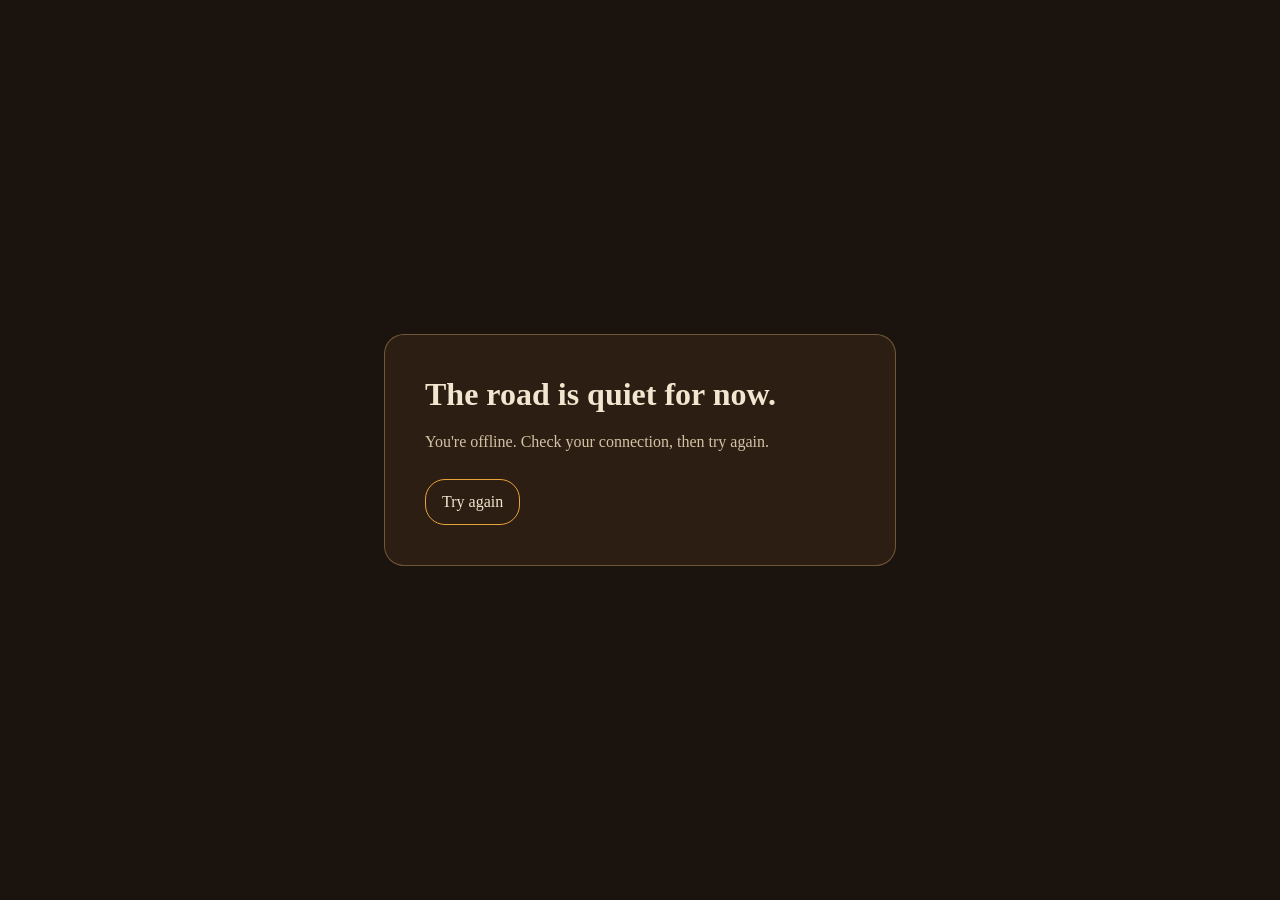
<file: forge_core/static/theme-kit/pwa/offline.html>
<!doctype html>
<html lang="en" data-theme="bag-end">
<head>
  <meta charset="utf-8">
  <meta name="viewport" content="width=device-width, initial-scale=1">
  <meta name="theme-color" content="#1b130d">
  <title>You're offline</title>
  <style>
    :root {
      color-scheme: dark;
      --bg: #1b130d;
      --surface: #2c1e13;
      --edge: #b08d5785;
      --text: #f1e6cf;
      --text-muted: #d3c3a5;
      --accent: #e8a33c;
      --radius-lg: 20px;
      --space-4: 1rem;
      --space-5: 1.5rem;
      --space-6: 2.5rem;
      --tap-min: 44px;
    }
    html { min-height: 100%; background: var(--bg); color: var(--text); }
    body {
      min-height: 100vh;
      min-height: 100dvh;
      box-sizing: border-box;
      margin: 0;
      padding: var(--space-5);
      display: grid;
      place-items: center;
      font: 1rem/1.6 Georgia, serif;
    }
    main {
      width: min(100%, 32rem);
      box-sizing: border-box;
      padding: var(--space-6);
      border: 1px solid var(--edge);
      border-radius: var(--radius-lg);
      background: var(--surface);
    }
    h1 { margin: 0 0 var(--space-4); line-height: 1.2; }
    p { margin: 0 0 var(--space-5); color: var(--text-muted); }
    a {
      display: inline-flex;
      align-items: center;
      min-height: var(--tap-min);
      padding: 0 var(--space-4);
      border: 1px solid var(--accent);
      border-radius: var(--radius-lg);
      color: var(--text);
      text-decoration: none;
    }
    a:focus-visible { outline: 3px solid var(--accent); outline-offset: 3px; }
    #offline-status { margin: var(--space-5) 0 0; color: var(--accent); }
    #offline-status[hidden] { display: none; }
  </style>
</head>
<body>
  <main>
    <h1>The road is quiet for now.</h1>
    <p>You're offline. Check your connection, then try again.</p>
    <a href="/" id="retry">Try again</a>
    <p id="offline-status" role="status" aria-live="polite" hidden>Still offline — reconnecting…</p>
  </main>
  <script>
    (function () {
      "use strict";

      var PROBE_URL = "/sw.js";
      var status = document.getElementById("offline-status");
      var retry = document.getElementById("retry");
      var probing = false;

      function probe() {
        if (probing) return;
        probing = true;
        fetch(PROBE_URL + "?probe=" + Date.now(), { cache: "no-store", credentials: "same-origin" })
          .then(function (response) {
            if (!response || !response.ok) throw new Error("probe failed");
            status.hidden = true;
            window.location.reload();
          })
          .catch(function () {
            status.hidden = false;
            probing = false;
          });
      }

      retry.addEventListener("click", function (event) {
        event.preventDefault();
        probe();
      });
      window.addEventListener("online", probe);
    }());
  </script>
</body>
</html>
</file>
